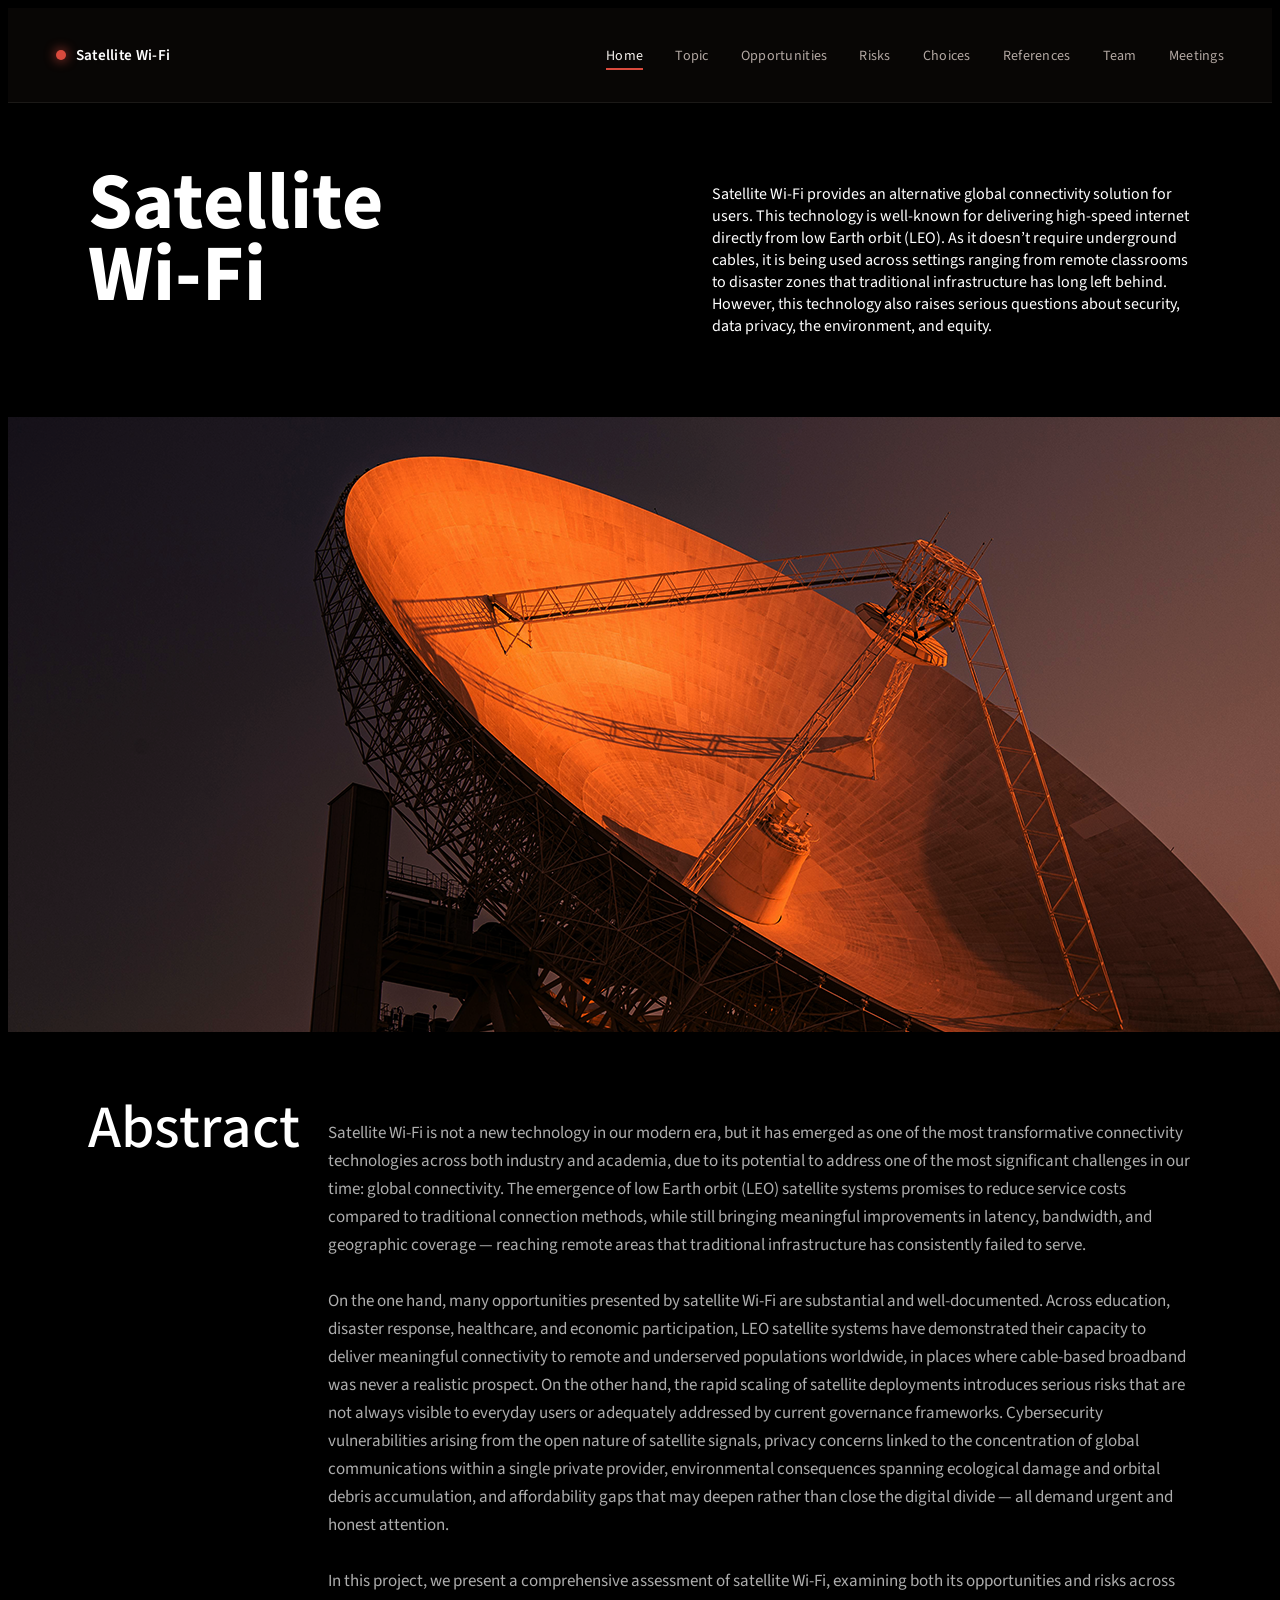
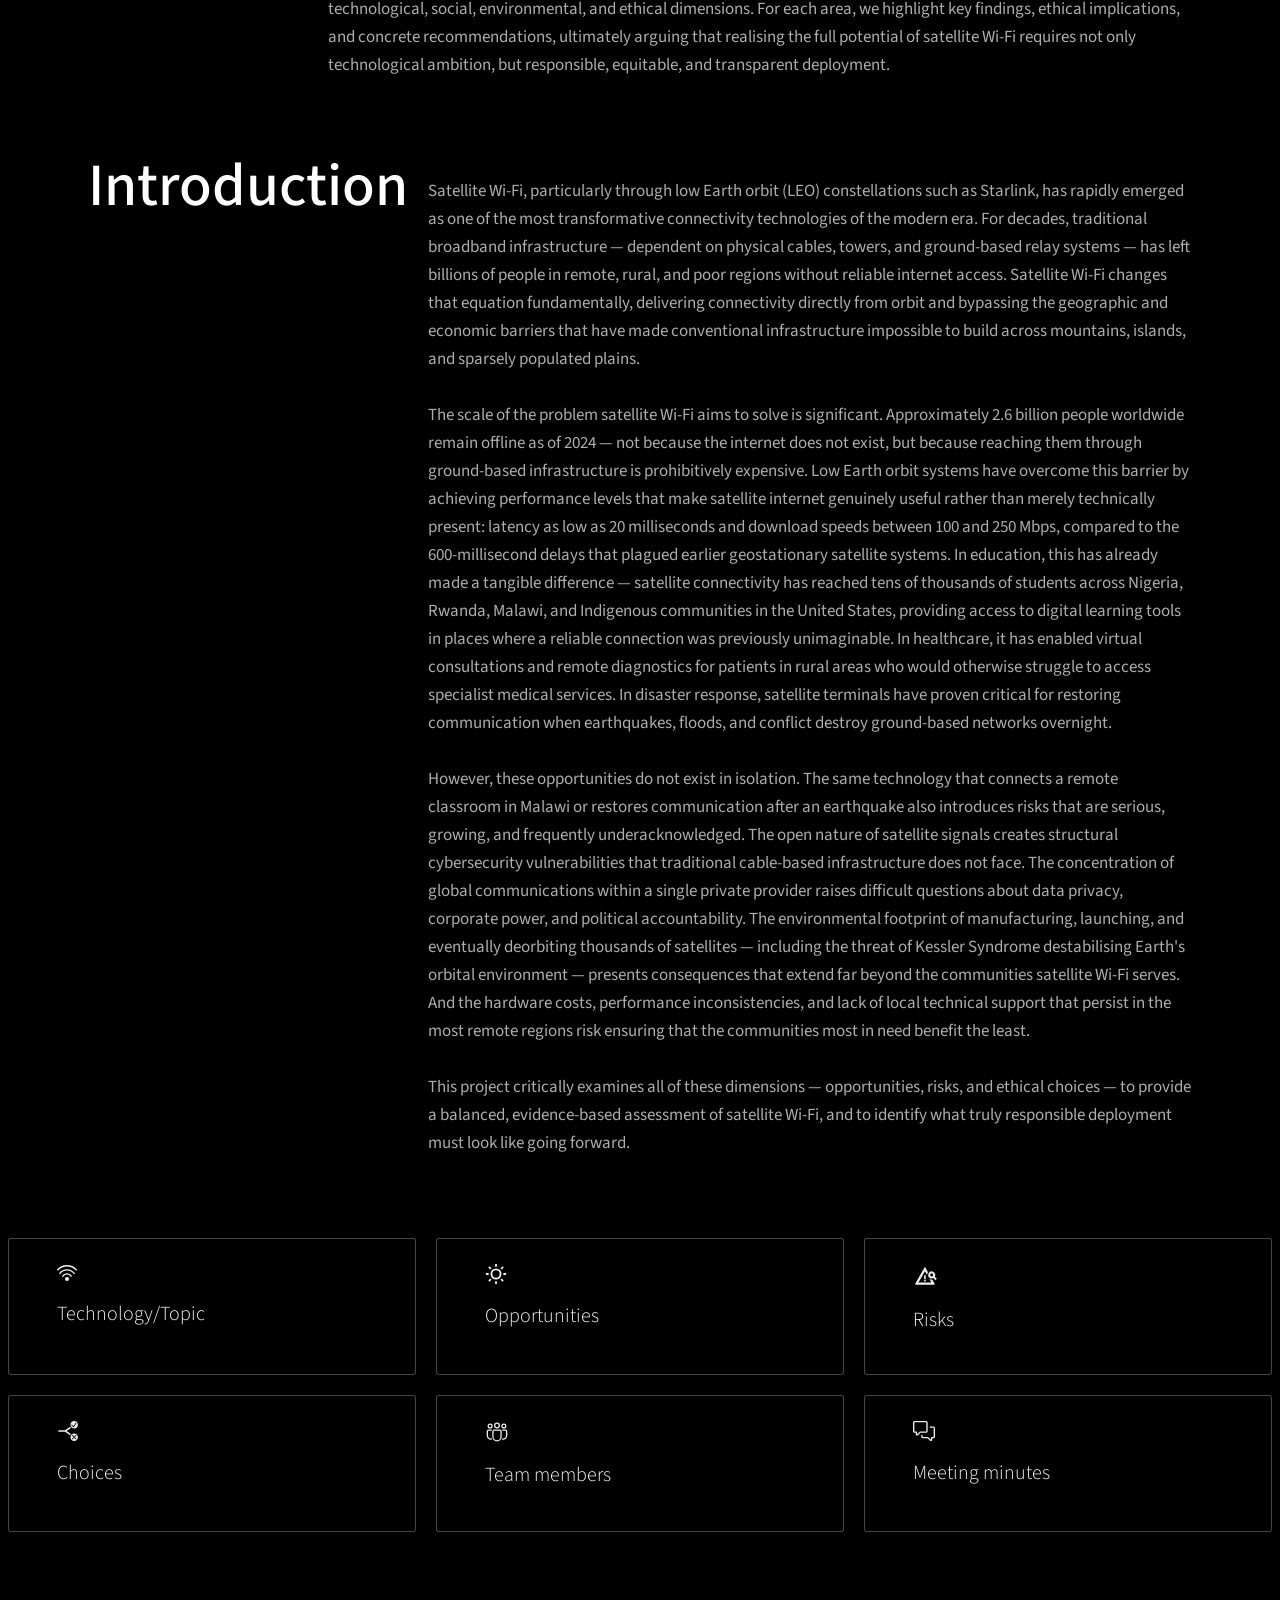
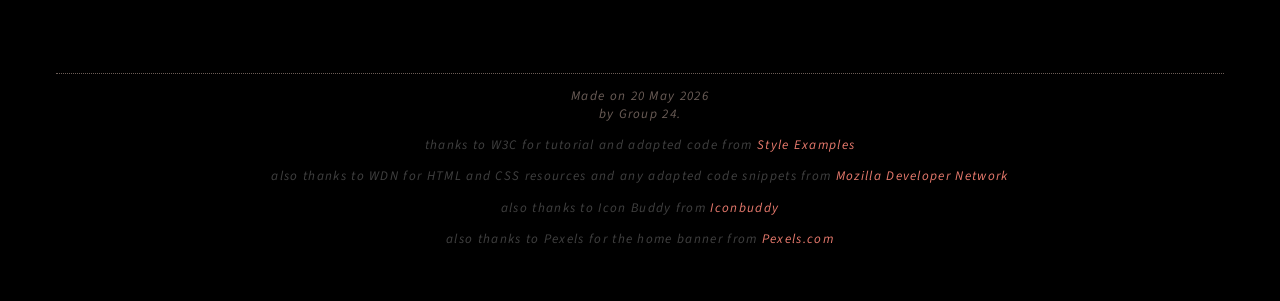
<file: index.html>
<!DOCTYPE html PUBLIC "-//W3C//DTD HTML 4.01//EN">
<html>

<head>
  <meta charset="UTF-8">
  <title>Satellite Wi-Fi</title>
  <link rel="stylesheet" href="styles/mystyles.css">
  <link rel="preconnect" href="https://fonts.googleapis.com">
  <link rel="preconnect" href="https://fonts.gstatic.com" crossorigin>
  <link href="https://fonts.googleapis.com/css2?family=Source+Sans+3:ital,wght@0,200..900;1,200..900&display=swap"
    rel="stylesheet">

</head>

<body>


  <!-- ============== NAVIGATION ============== -->
  <nav class="navbar">
    <div class="nav-brand">
      <span class="brand-dot"></span>
      <span class="brand-name">Satellite Wi-Fi</span>
    </div>
    <ul class="nav-links">
      <li><a class="active" href="index.html">Home</a></li>
      <li><a href="pages/topic.html">Topic</a></li>
      <li><a href="pages/opportunities.html" >Opportunities</a></li>
      <li><a href="pages/risks.html">Risks</a></li>
      <li><a href="pages/choices.html">Choices</a></li>
      <li><a href="pages/references.html">References</a></li>
      <li><a href="pages/team-members.html">Team</a></li>
      <li><a href="pages/meetings.html">Meetings</a></li>
    </ul>
  </nav>


  <div class="hero-section">
    <h1>Satellite <br>Wi-Fi</h1>
    <p>Satellite Wi-Fi provides an alternative global connectivity solution for users. This technology is well-known for
      delivering high-speed internet directly from low Earth orbit (LEO). As it doesn’t require underground cables, it
      is being used across settings ranging from remote classrooms to disaster zones that traditional infrastructure has
      long left behind. However, this technology also raises serious questions about security, data privacy, the
      environment, and equity.
    </p>
  </div>
  </div>

  <div id="banner-image">
    <img src="images/Homepage_banner.png" alt="home_banner">
  </div>


  <div class="hero-section">
    <h2>Abstract</h2>
    <p class="abstract">Satellite Wi-Fi is not a new technology in our modern era, but it has emerged as one of the most
      transformative connectivity technologies across both industry and academia, due to its potential to address one of
      the most significant challenges in our time: global connectivity. The emergence of low Earth orbit (LEO) satellite
      systems promises to reduce service costs compared to traditional connection methods, while still bringing
      meaningful improvements in latency, bandwidth, and geographic coverage — reaching remote areas that traditional
      infrastructure has consistently failed to serve.</br></br>
      On the one hand, many opportunities presented by satellite Wi-Fi are substantial and well-documented. Across
      education, disaster response, healthcare, and economic participation, LEO satellite systems have demonstrated
      their capacity to deliver meaningful connectivity to remote and underserved populations worldwide, in places where
      cable-based broadband was never a realistic prospect.
      On the other hand, the rapid scaling of satellite deployments introduces serious risks that are not always visible
      to everyday users or adequately addressed by current governance frameworks. Cybersecurity vulnerabilities arising
      from the open nature of satellite signals, privacy concerns linked to the concentration of global communications
      within a single private provider, environmental consequences spanning ecological damage and orbital debris
      accumulation, and affordability gaps that may deepen rather than close the digital divide — all demand urgent and
      honest attention.</br></br>
      In this project, we present a comprehensive assessment of satellite Wi-Fi, examining both its opportunities and
      risks across technological, social, environmental, and ethical dimensions. For each area, we highlight key
      findings, ethical implications, and concrete recommendations, ultimately arguing that realising the full potential
      of satellite Wi-Fi requires not only technological ambition, but responsible, equitable, and transparent
      deployment.

    </p>
  </div>

  <div class="hero-section">
    <h2>Introduction</h2>
    <p class="abstract">Satellite Wi-Fi, particularly through low Earth orbit (LEO) constellations such as Starlink,
      has
      rapidly emerged as one of the most transformative connectivity technologies of the modern era. For decades,
      traditional broadband infrastructure — dependent on physical cables, towers, and ground-based relay systems — has
      left billions of people in remote, rural, and poor regions without reliable internet access. Satellite Wi-Fi
      changes that equation fundamentally, delivering connectivity directly from orbit and bypassing the geographic and
      economic barriers that have made conventional infrastructure impossible to build across mountains, islands, and
      sparsely populated plains.</br></br>
      The scale of the problem satellite Wi-Fi aims to solve is significant. Approximately 2.6 billion people worldwide
      remain offline as of 2024 — not because the internet does not exist, but because reaching them through
      ground-based infrastructure is prohibitively expensive. Low Earth orbit systems have overcome this barrier by
      achieving performance levels that make satellite internet genuinely useful rather than merely technically present:
      latency as low as 20 milliseconds and download speeds between 100 and 250 Mbps, compared to the 600-millisecond
      delays that plagued earlier geostationary satellite systems. In education, this has already made a tangible
      difference — satellite connectivity has reached tens of thousands of students across Nigeria, Rwanda, Malawi, and
      Indigenous communities in the United States, providing access to digital learning tools in places where a reliable
      connection was previously unimaginable. In healthcare, it has enabled virtual consultations and remote diagnostics
      for patients in rural areas who would otherwise struggle to access specialist medical services. In disaster
      response, satellite terminals have proven critical for restoring communication when earthquakes, floods, and
      conflict destroy ground-based networks overnight.</br></br>
      However, these opportunities do not exist in isolation. The same technology that connects a remote classroom in
      Malawi or restores communication after an earthquake also introduces risks that are serious, growing, and
      frequently underacknowledged. The open nature of satellite signals creates structural cybersecurity
      vulnerabilities that traditional cable-based infrastructure does not face. The concentration of global
      communications within a single private provider raises difficult questions about data privacy, corporate power,
      and political accountability. The environmental footprint of manufacturing, launching, and eventually deorbiting
      thousands of satellites — including the threat of Kessler Syndrome destabilising Earth's orbital environment —
      presents consequences that extend far beyond the communities satellite Wi-Fi serves. And the hardware costs,
      performance inconsistencies, and lack of local technical support that persist in the most remote regions risk
      ensuring that the communities most in need benefit the least.</br></br>
      This project critically examines all of these dimensions — opportunities, risks, and ethical choices — to provide
      a balanced, evidence-based assessment of satellite Wi-Fi, and to identify what truly responsible deployment must
      look like going forward.


    </p>
  </div>



  <div id="card-container">

    <div class="card">
      <a class="card-link" href="pages/topic.html" target="blank">
        <div class="card-content">
          <svg xmlns="http://www.w3.org/2000/svg" width="20" height="20" viewBox="0 0 20 20">
            <path fill="#f4f4f4" fill-rule="evenodd"
              d="M10.001 14a2 2 0 1 1 0 4a2 2 0 0 1 0-4Zm0-3.853a5.695 5.695 0 0 1 4.8 2.626a.7.7 0 0 1-1.178.756a4.295 4.295 0 0 0-3.622-1.982a4.295 4.295 0 0 0-3.624 1.985a.7.7 0 0 1-1.179-.755a5.695 5.695 0 0 1 4.803-2.63Zm0-3.944c3.06 0 5.863 1.381 7.676 3.724a.7.7 0 0 1-1.107.857C15.02 8.783 12.626 7.603 10 7.603a8.283 8.283 0 0 0-6.537 3.184a.7.7 0 1 1-1.102-.863a9.682 9.682 0 0 1 7.64-3.721Zm0-4.203c3.905 0 7.243 1.5 9.819 4.32a.7.7 0 1 1-1.034.945C16.473 4.732 13.51 3.4 10.001 3.4c-3.422 0-6.453 1.372-8.79 3.87A.7.7 0 1 1 .19 6.316C2.785 3.538 6.184 2 10 2Z" />
          </svg>
          <h3>Technology/Topic</h3>
        </div>
      </a>
    </div>


    <div class="card">
      <a class="card-link" href="pages/opportunities.html" target="blank">
        <div class="card-content">
          <svg xmlns="http://www.w3.org/2000/svg" width="22" height="22" viewBox="0 0 24 24">
            <path fill="#ededed"
              d="M12 18a6 6 0 1 1 0-12a6 6 0 0 1 0 12Zm0-2a4 4 0 1 0 0-8a4 4 0 0 0 0 8ZM11 1h2v3h-2V1Zm0 19h2v3h-2v-3ZM3.515 4.929l1.414-1.414L7.05 5.636L5.636 7.05L3.515 4.93ZM16.95 18.364l1.414-1.414l2.121 2.121l-1.414 1.414l-2.121-2.121Zm2.121-14.85l1.414 1.415l-2.121 2.121l-1.414-1.414l2.121-2.121ZM5.636 16.95l1.414 1.414l-2.121 2.121l-1.414-1.414l2.121-2.121ZM23 11v2h-3v-2h3ZM4 11v2H1v-2h3Z" />
          </svg>
          <h3>Opportunities</h3>
        </div>
      </a>

    </div>


    <div class="card">
      <a class="card-link" href="pages/risks.html" target="blank">
        <div class="card-content">
          <svg xmlns="http://www.w3.org/2000/svg" width="26" height="26" viewBox="0 0 24 24" fill="#ededed">
            <g fill="#ededed">
              <path
                d="M2.06 19.253a.5.5 0 0 0 .434.747h17.032a.5.5 0 0 0 .434-.747l-2.27-3.995a4.24 4.24 0 0 1-2.616-.557l1.874 3.3H5.072L11.01 7.548L13 11.05c.004-.953.324-1.83.86-2.534l-2.415-4.252a.5.5 0 0 0-.87 0z" />
              <path fill-rule="evenodd"
                d="M14.414 9.49a3.216 3.216 0 0 1 5.631 3.109L22 14.554l-1.3 1.3l-1.954-1.955a3.2 3.2 0 0 1-1.609.385A3.21 3.21 0 0 1 14 11.07m3.216 1.378a1.378 1.378 0 1 0 0-2.756a1.378 1.378 0 0 0 0 2.756"
                clip-rule="evenodd" />
              <path
                d="M14 11.07a3.2 3.2 0 0 1 .414-1.58zM10.25 17v-1.5h1.5V17zm.75-6a.75.75 0 0 0-.75.75v2.5a.75.75 0 0 0 1.5 0v-2.5A.75.75 0 0 0 11 11" />
            </g>
          </svg>
          <h3>Risks</h3>
        </div>
      </a>
    </div>


    <div class="card">
      <a class="card-link" href="pages/choices.html" target="blank">
        <div class="card-content">
          <svg xmlns="http://www.w3.org/2000/svg" width="22" height="22" viewBox="0 0 512 512">
            <path fill="#ededed"
              d="M400 25c-48.2 0-87 38.84-87 87c0 48.2 38.8 87 87 87s87-38.8 87-87c0-48.16-38.8-87-87-87zm40.5 34.01l15 9.98l-70.1 105.11l-55.8-55.7l12.8-12.8l40.2 40.3l57.9-86.89zM304.7 156.1L186.4 238H32v36h154.4l118.3 81.9c5.1-11 12.1-21 20.5-29.5L223.6 256l101.6-70.4c-8.4-8.5-15.4-18.5-20.5-29.5zM400 313c-48.2 0-87 38.8-87 87s38.8 87 87 87s87-38.8 87-87s-38.8-87-87-87zm-41.6 32.6l41.6 41.6l41.6-41.6l12.8 12.8l-41.6 41.6l41.6 41.6l-12.8 12.8l-41.6-41.6l-41.6 41.6l-12.8-12.8l41.6-41.6l-41.6-41.6l12.8-12.8z" />
          </svg>
          <h3>Choices</h3>
        </div>
      </a>
    </div>


    <div class="card">
      <a class="card-link" href="pages/team-members.html" target="blank">
        <div class="card-content">
          <svg xmlns="http://www.w3.org/2000/svg" width="24" height="24" viewBox="0 0 28 28">
            <path fill="#ededed"
              d="M17.254 11a2.25 2.25 0 0 1 2.25 2.25v6.249a5.501 5.501 0 0 1-11.002 0V13.25a2.25 2.25 0 0 1 2.25-2.25h6.502Zm0 1.5h-6.502a.75.75 0 0 0-.75.75v6.249a4.001 4.001 0 0 0 8.002 0V13.25a.75.75 0 0 0-.75-.75ZM4.25 11h4.156a3.243 3.243 0 0 0-.817 1.5H4.25a.75.75 0 0 0-.75.75v5.249a3.001 3.001 0 0 0 4.238 2.735c.133.49.324.956.564 1.392A4.501 4.501 0 0 1 2 18.499V13.25A2.25 2.25 0 0 1 4.25 11Zm19.5 0A2.25 2.25 0 0 1 26 13.25v5.25a4.5 4.5 0 0 1-6.298 4.127l.056-.102c.214-.406.387-.837.511-1.289A3 3 0 0 0 24.5 18.5v-5.25a.75.75 0 0 0-.749-.75h-3.333A3.242 3.242 0 0 0 19.6 11h4.151ZM14 3a3.5 3.5 0 1 1 0 7a3.5 3.5 0 0 1 0-7Zm8.003 1a3 3 0 1 1 0 6a3 3 0 0 1 0-6ZM5.997 4a3 3 0 1 1 0 6a3 3 0 0 1 0-6ZM14 4.5a2 2 0 1 0 0 4a2 2 0 0 0 0-4Zm8.003 1a1.5 1.5 0 1 0 0 3a1.5 1.5 0 0 0 0-3Zm-16.006 0a1.5 1.5 0 1 0 0 3a1.5 1.5 0 0 0 0-3Z" />
          </svg>
          <h3>Team members</h3>
        </div>
      </a>
    </div>


    <div class="card">
      <a class="card-link" href="pages/meetings.html" target="blank">
        <div class="card-content">
          <svg xmlns="http://www.w3.org/2000/svg" width="22" height="22" viewBox="0 0 24 24">
            <path fill="#ededed"
              d="M1.75 1h12.5c.966 0 1.75.784 1.75 1.75v9.5A1.75 1.75 0 0 1 14.25 14H8.061l-2.574 2.573A1.458 1.458 0 0 1 3 15.543V14H1.75A1.75 1.75 0 0 1 0 12.25v-9.5C0 1.784.784 1 1.75 1ZM1.5 2.75v9.5c0 .138.112.25.25.25h2a.75.75 0 0 1 .75.75v2.19l2.72-2.72a.749.749 0 0 1 .53-.22h6.5a.25.25 0 0 0 .25-.25v-9.5a.25.25 0 0 0-.25-.25H1.75a.25.25 0 0 0-.25.25Z" />
            <path fill="#ededed"
              d="M22.5 8.75a.25.25 0 0 0-.25-.25h-3.5a.75.75 0 0 1 0-1.5h3.5c.966 0 1.75.784 1.75 1.75v9.5A1.75 1.75 0 0 1 22.25 20H21v1.543a1.457 1.457 0 0 1-2.487 1.03L15.939 20H10.75A1.75 1.75 0 0 1 9 18.25v-1.465a.75.75 0 0 1 1.5 0v1.465c0 .138.112.25.25.25h5.5a.75.75 0 0 1 .53.22l2.72 2.72v-2.19a.75.75 0 0 1 .75-.75h2a.25.25 0 0 0 .25-.25v-9.5Z" />
          </svg>
          <h3>Meeting minutes</h3>
        </div>
      </a>
    </div>


  </div>
  <!-- Sign and date the page, it's only polite! -->
   <div class="footer">
  <address>Made on 20 May 2026<br>
    by Group 24.</address>



  <p><em>thanks to W3C for tutorial and adapted code from <a
        href="https://www.w3.org/Style/Examples/011/firstcss.en.html">Style Examples</a></p></em>
  <p><em>also thanks to WDN for HTML and CSS resources and any adapted code snippets from <a
        href="https://developer.mozilla.org/en-US/docs/Web">Mozilla Developer Network</a></p></em>
  <p><em>also thanks to Icon Buddy from <a href="https://iconbuddy.com/">Iconbuddy</a></em></p>
  <p><em>also thanks to Pexels for the home banner from <a href="https://www.pexels.com/">Pexels.com</a></em></p>
</div>
</body>

</html>
</file>
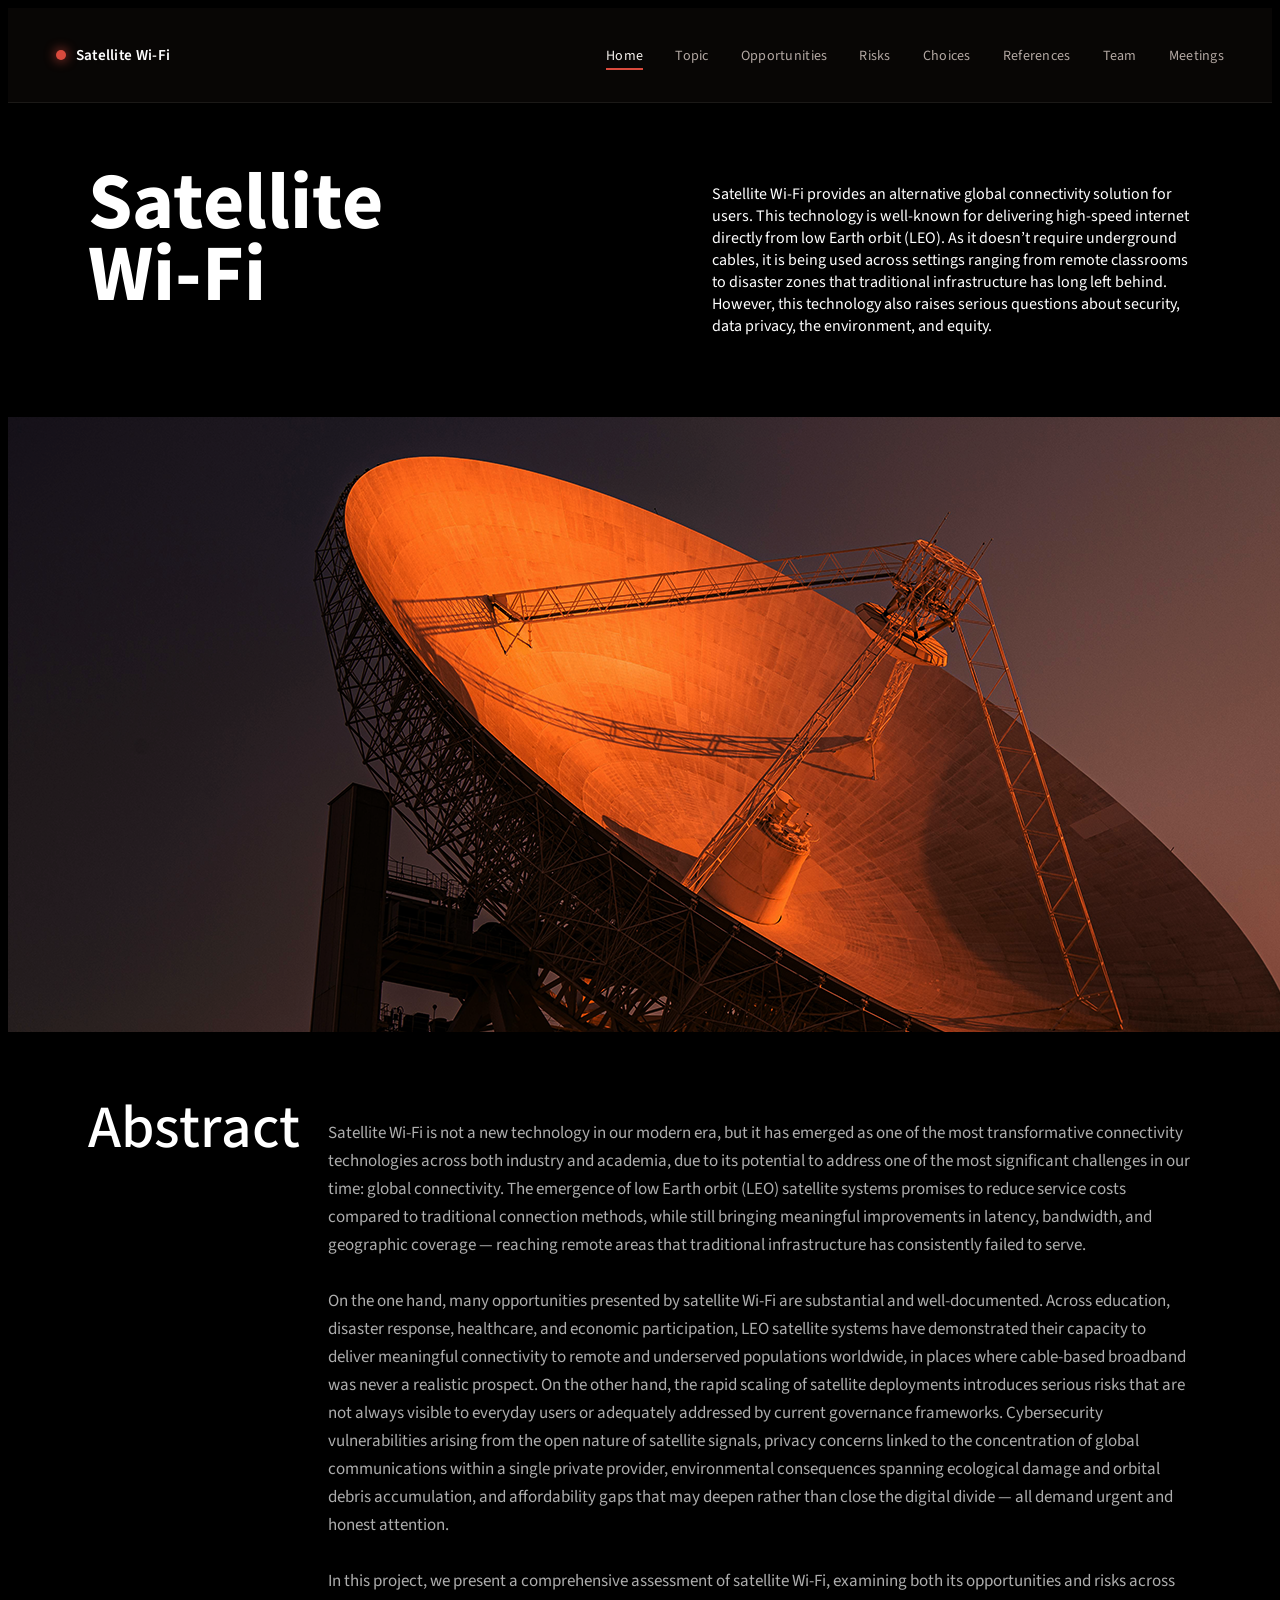
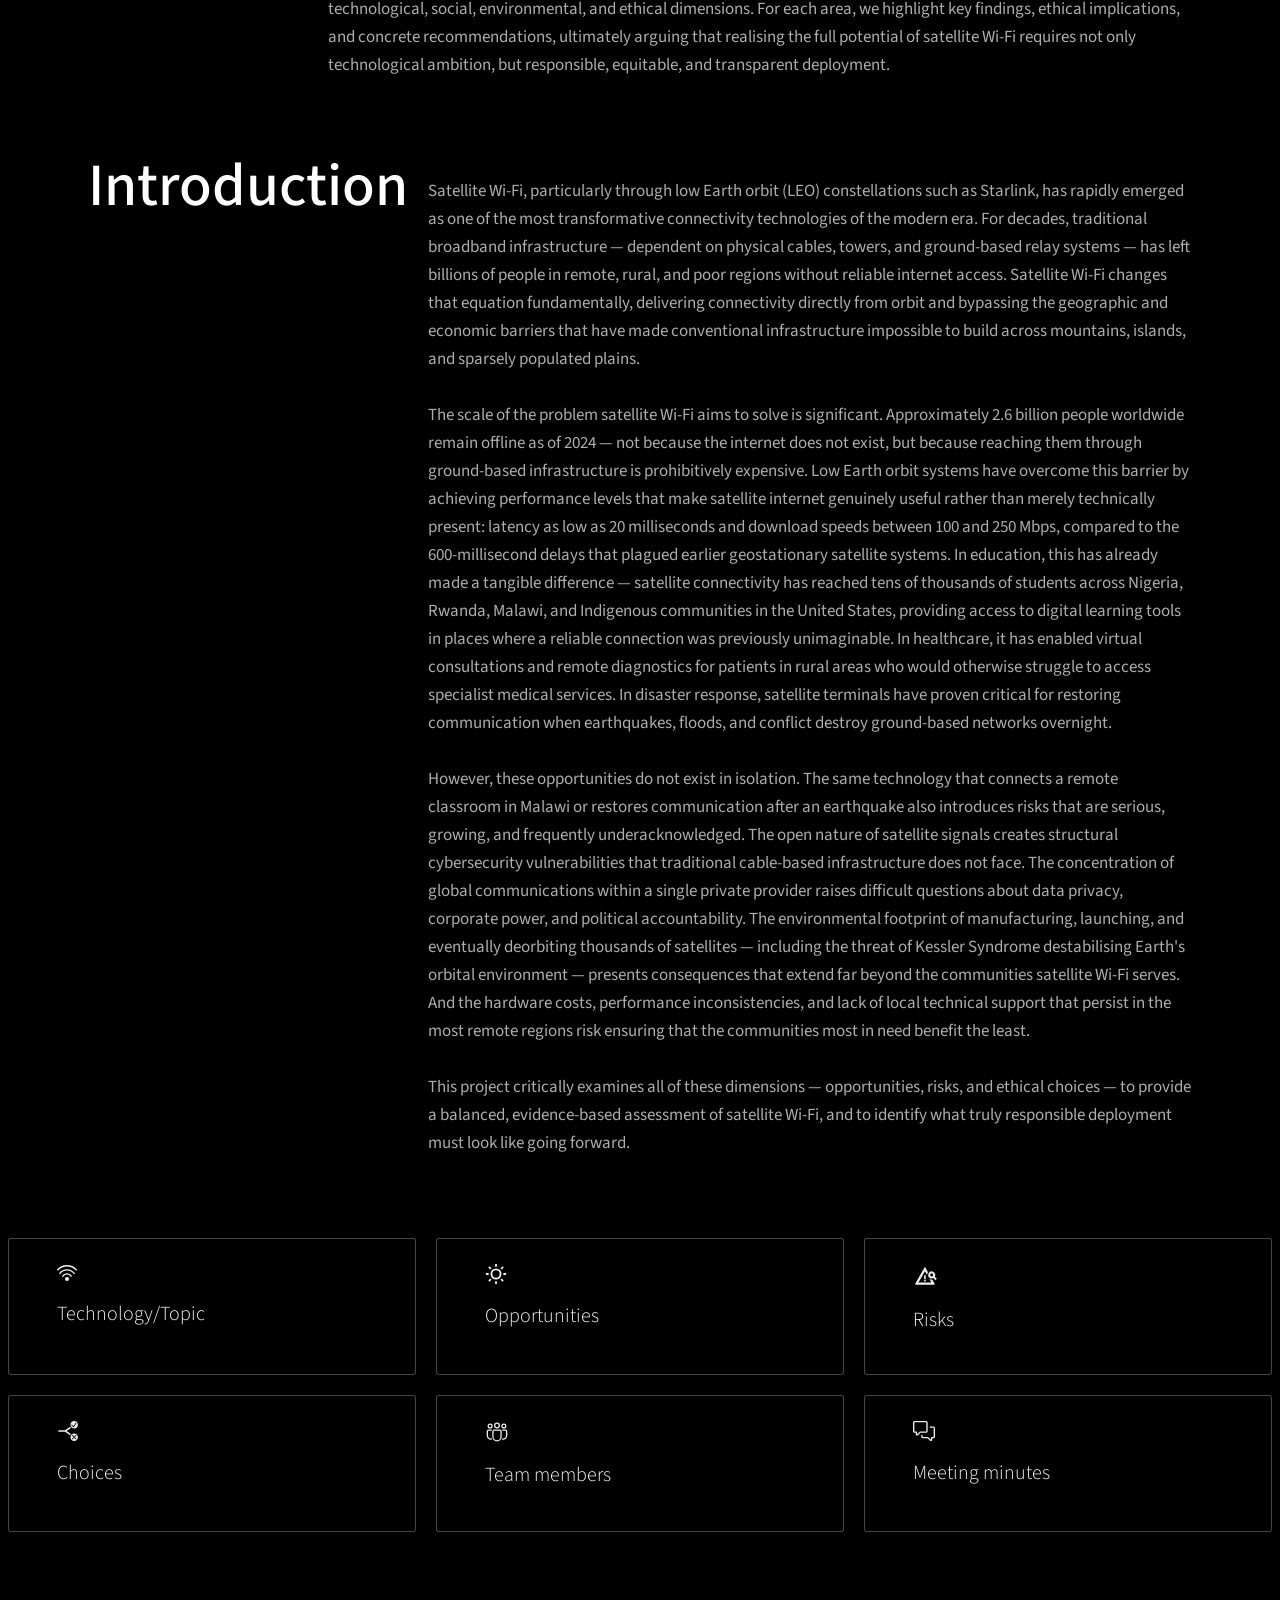
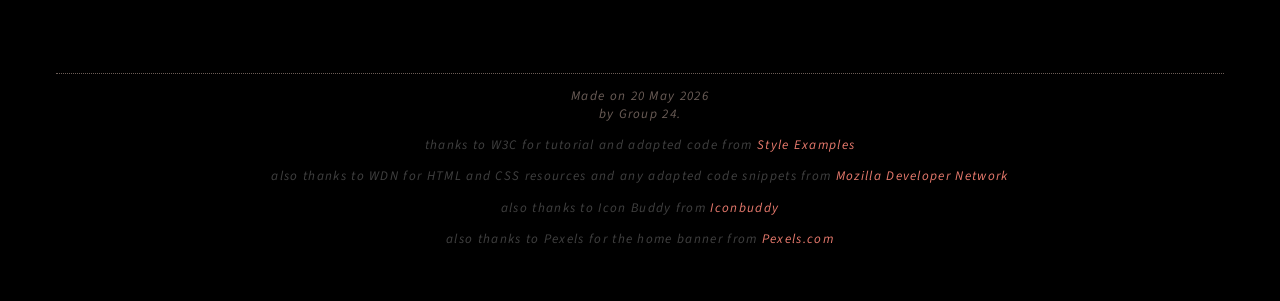
<file: pages/index.html>
<!DOCTYPE html PUBLIC "-//W3C//DTD HTML 4.01//EN">
<html>

<head>
  <meta charset="UTF-8">
  <title>Satellite Wi-Fi</title>
  <link rel="stylesheet" href="../styles/mystyles.css">
  <link rel="preconnect" href="https://fonts.googleapis.com">
  <link rel="preconnect" href="https://fonts.gstatic.com" crossorigin>
  <link href="https://fonts.googleapis.com/css2?family=Source+Sans+3:ital,wght@0,200..900;1,200..900&display=swap"
    rel="stylesheet">

</head>

<body>


  <!-- ============== NAVIGATION ============== -->
  <nav class="navbar">
    <div class="nav-brand">
      <span class="brand-dot"></span>
      <span class="brand-name">Satellite Wi-Fi</span>
    </div>
    <ul class="nav-links">
      <li><a class="active" href="index.html">Home</a></li>
      <li><a href="topic.html">Topic</a></li>
      <li><a href="opportunities.html" >Opportunities</a></li>
      <li><a href="risks.html">Risks</a></li>
      <li><a href="choices.html">Choices</a></li>
      <li><a href="references.html">References</a></li>
      <li><a href="team-members.html">Team</a></li>
      <li><a href="meetings.html">Meetings</a></li>
    </ul>
  </nav>


  <div class="hero-section">
    <h1>Satellite <br>Wi-Fi</h1>
    <p>Satellite Wi-Fi provides an alternative global connectivity solution for users. This technology is well-known for
      delivering high-speed internet directly from low Earth orbit (LEO). As it doesn’t require underground cables, it
      is being used across settings ranging from remote classrooms to disaster zones that traditional infrastructure has
      long left behind. However, this technology also raises serious questions about security, data privacy, the
      environment, and equity.
    </p>
  </div>
  </div>

  <div id="banner-image">
    <img src="../images/Homepage_banner.png" alt="home_banner">
  </div>


  <div class="hero-section">
    <h2>Abstract</h2>
    <p class="abstract">Satellite Wi-Fi is not a new technology in our modern era, but it has emerged as one of the most
      transformative connectivity technologies across both industry and academia, due to its potential to address one of
      the most significant challenges in our time: global connectivity. The emergence of low Earth orbit (LEO) satellite
      systems promises to reduce service costs compared to traditional connection methods, while still bringing
      meaningful improvements in latency, bandwidth, and geographic coverage — reaching remote areas that traditional
      infrastructure has consistently failed to serve.</br></br>
      On the one hand, many opportunities presented by satellite Wi-Fi are substantial and well-documented. Across
      education, disaster response, healthcare, and economic participation, LEO satellite systems have demonstrated
      their capacity to deliver meaningful connectivity to remote and underserved populations worldwide, in places where
      cable-based broadband was never a realistic prospect.
      On the other hand, the rapid scaling of satellite deployments introduces serious risks that are not always visible
      to everyday users or adequately addressed by current governance frameworks. Cybersecurity vulnerabilities arising
      from the open nature of satellite signals, privacy concerns linked to the concentration of global communications
      within a single private provider, environmental consequences spanning ecological damage and orbital debris
      accumulation, and affordability gaps that may deepen rather than close the digital divide — all demand urgent and
      honest attention.</br></br>
      In this project, we present a comprehensive assessment of satellite Wi-Fi, examining both its opportunities and
      risks across technological, social, environmental, and ethical dimensions. For each area, we highlight key
      findings, ethical implications, and concrete recommendations, ultimately arguing that realising the full potential
      of satellite Wi-Fi requires not only technological ambition, but responsible, equitable, and transparent
      deployment.

    </p>
  </div>

  <div class="hero-section">
    <h2>Introduction</h2>
    <p class="abstract">Satellite Wi-Fi, particularly through low Earth orbit (LEO) constellations such as Starlink,
      has
      rapidly emerged as one of the most transformative connectivity technologies of the modern era. For decades,
      traditional broadband infrastructure — dependent on physical cables, towers, and ground-based relay systems — has
      left billions of people in remote, rural, and poor regions without reliable internet access. Satellite Wi-Fi
      changes that equation fundamentally, delivering connectivity directly from orbit and bypassing the geographic and
      economic barriers that have made conventional infrastructure impossible to build across mountains, islands, and
      sparsely populated plains.</br></br>
      The scale of the problem satellite Wi-Fi aims to solve is significant. Approximately 2.6 billion people worldwide
      remain offline as of 2024 — not because the internet does not exist, but because reaching them through
      ground-based infrastructure is prohibitively expensive. Low Earth orbit systems have overcome this barrier by
      achieving performance levels that make satellite internet genuinely useful rather than merely technically present:
      latency as low as 20 milliseconds and download speeds between 100 and 250 Mbps, compared to the 600-millisecond
      delays that plagued earlier geostationary satellite systems. In education, this has already made a tangible
      difference — satellite connectivity has reached tens of thousands of students across Nigeria, Rwanda, Malawi, and
      Indigenous communities in the United States, providing access to digital learning tools in places where a reliable
      connection was previously unimaginable. In healthcare, it has enabled virtual consultations and remote diagnostics
      for patients in rural areas who would otherwise struggle to access specialist medical services. In disaster
      response, satellite terminals have proven critical for restoring communication when earthquakes, floods, and
      conflict destroy ground-based networks overnight.</br></br>
      However, these opportunities do not exist in isolation. The same technology that connects a remote classroom in
      Malawi or restores communication after an earthquake also introduces risks that are serious, growing, and
      frequently underacknowledged. The open nature of satellite signals creates structural cybersecurity
      vulnerabilities that traditional cable-based infrastructure does not face. The concentration of global
      communications within a single private provider raises difficult questions about data privacy, corporate power,
      and political accountability. The environmental footprint of manufacturing, launching, and eventually deorbiting
      thousands of satellites — including the threat of Kessler Syndrome destabilising Earth's orbital environment —
      presents consequences that extend far beyond the communities satellite Wi-Fi serves. And the hardware costs,
      performance inconsistencies, and lack of local technical support that persist in the most remote regions risk
      ensuring that the communities most in need benefit the least.</br></br>
      This project critically examines all of these dimensions — opportunities, risks, and ethical choices — to provide
      a balanced, evidence-based assessment of satellite Wi-Fi, and to identify what truly responsible deployment must
      look like going forward.


    </p>
  </div>



  <div id="card-container">

    <div class="card">
      <a class="card-link" href="../pages/topic.html" target="blank">
        <div class="card-content">
          <svg xmlns="http://www.w3.org/2000/svg" width="20" height="20" viewBox="0 0 20 20">
            <path fill="#f4f4f4" fill-rule="evenodd"
              d="M10.001 14a2 2 0 1 1 0 4a2 2 0 0 1 0-4Zm0-3.853a5.695 5.695 0 0 1 4.8 2.626a.7.7 0 0 1-1.178.756a4.295 4.295 0 0 0-3.622-1.982a4.295 4.295 0 0 0-3.624 1.985a.7.7 0 0 1-1.179-.755a5.695 5.695 0 0 1 4.803-2.63Zm0-3.944c3.06 0 5.863 1.381 7.676 3.724a.7.7 0 0 1-1.107.857C15.02 8.783 12.626 7.603 10 7.603a8.283 8.283 0 0 0-6.537 3.184a.7.7 0 1 1-1.102-.863a9.682 9.682 0 0 1 7.64-3.721Zm0-4.203c3.905 0 7.243 1.5 9.819 4.32a.7.7 0 1 1-1.034.945C16.473 4.732 13.51 3.4 10.001 3.4c-3.422 0-6.453 1.372-8.79 3.87A.7.7 0 1 1 .19 6.316C2.785 3.538 6.184 2 10 2Z" />
          </svg>
          <h3>Technology/Topic</h3>
        </div>
      </a>
    </div>


    <div class="card">
      <a class="card-link" href="../pages/opportunities.html" target="blank">
        <div class="card-content">
          <svg xmlns="http://www.w3.org/2000/svg" width="22" height="22" viewBox="0 0 24 24">
            <path fill="#ededed"
              d="M12 18a6 6 0 1 1 0-12a6 6 0 0 1 0 12Zm0-2a4 4 0 1 0 0-8a4 4 0 0 0 0 8ZM11 1h2v3h-2V1Zm0 19h2v3h-2v-3ZM3.515 4.929l1.414-1.414L7.05 5.636L5.636 7.05L3.515 4.93ZM16.95 18.364l1.414-1.414l2.121 2.121l-1.414 1.414l-2.121-2.121Zm2.121-14.85l1.414 1.415l-2.121 2.121l-1.414-1.414l2.121-2.121ZM5.636 16.95l1.414 1.414l-2.121 2.121l-1.414-1.414l2.121-2.121ZM23 11v2h-3v-2h3ZM4 11v2H1v-2h3Z" />
          </svg>
          <h3>Opportunities</h3>
        </div>
      </a>

    </div>


    <div class="card">
      <a class="card-link" href="../pages/risks.html" target="blank">
        <div class="card-content">
          <svg xmlns="http://www.w3.org/2000/svg" width="26" height="26" viewBox="0 0 24 24" fill="#ededed">
            <g fill="#ededed">
              <path
                d="M2.06 19.253a.5.5 0 0 0 .434.747h17.032a.5.5 0 0 0 .434-.747l-2.27-3.995a4.24 4.24 0 0 1-2.616-.557l1.874 3.3H5.072L11.01 7.548L13 11.05c.004-.953.324-1.83.86-2.534l-2.415-4.252a.5.5 0 0 0-.87 0z" />
              <path fill-rule="evenodd"
                d="M14.414 9.49a3.216 3.216 0 0 1 5.631 3.109L22 14.554l-1.3 1.3l-1.954-1.955a3.2 3.2 0 0 1-1.609.385A3.21 3.21 0 0 1 14 11.07m3.216 1.378a1.378 1.378 0 1 0 0-2.756a1.378 1.378 0 0 0 0 2.756"
                clip-rule="evenodd" />
              <path
                d="M14 11.07a3.2 3.2 0 0 1 .414-1.58zM10.25 17v-1.5h1.5V17zm.75-6a.75.75 0 0 0-.75.75v2.5a.75.75 0 0 0 1.5 0v-2.5A.75.75 0 0 0 11 11" />
            </g>
          </svg>
          <h3>Risks</h3>
        </div>
      </a>
    </div>


    <div class="card">
      <a class="card-link" href="../pages/choices.html" target="blank">
        <div class="card-content">
          <svg xmlns="http://www.w3.org/2000/svg" width="22" height="22" viewBox="0 0 512 512">
            <path fill="#ededed"
              d="M400 25c-48.2 0-87 38.84-87 87c0 48.2 38.8 87 87 87s87-38.8 87-87c0-48.16-38.8-87-87-87zm40.5 34.01l15 9.98l-70.1 105.11l-55.8-55.7l12.8-12.8l40.2 40.3l57.9-86.89zM304.7 156.1L186.4 238H32v36h154.4l118.3 81.9c5.1-11 12.1-21 20.5-29.5L223.6 256l101.6-70.4c-8.4-8.5-15.4-18.5-20.5-29.5zM400 313c-48.2 0-87 38.8-87 87s38.8 87 87 87s87-38.8 87-87s-38.8-87-87-87zm-41.6 32.6l41.6 41.6l41.6-41.6l12.8 12.8l-41.6 41.6l41.6 41.6l-12.8 12.8l-41.6-41.6l-41.6 41.6l-12.8-12.8l41.6-41.6l-41.6-41.6l12.8-12.8z" />
          </svg>
          <h3>Choices</h3>
        </div>
      </a>
    </div>


    <div class="card">
      <a class="card-link" href="../pages/team-members.html" target="blank">
        <div class="card-content">
          <svg xmlns="http://www.w3.org/2000/svg" width="24" height="24" viewBox="0 0 28 28">
            <path fill="#ededed"
              d="M17.254 11a2.25 2.25 0 0 1 2.25 2.25v6.249a5.501 5.501 0 0 1-11.002 0V13.25a2.25 2.25 0 0 1 2.25-2.25h6.502Zm0 1.5h-6.502a.75.75 0 0 0-.75.75v6.249a4.001 4.001 0 0 0 8.002 0V13.25a.75.75 0 0 0-.75-.75ZM4.25 11h4.156a3.243 3.243 0 0 0-.817 1.5H4.25a.75.75 0 0 0-.75.75v5.249a3.001 3.001 0 0 0 4.238 2.735c.133.49.324.956.564 1.392A4.501 4.501 0 0 1 2 18.499V13.25A2.25 2.25 0 0 1 4.25 11Zm19.5 0A2.25 2.25 0 0 1 26 13.25v5.25a4.5 4.5 0 0 1-6.298 4.127l.056-.102c.214-.406.387-.837.511-1.289A3 3 0 0 0 24.5 18.5v-5.25a.75.75 0 0 0-.749-.75h-3.333A3.242 3.242 0 0 0 19.6 11h4.151ZM14 3a3.5 3.5 0 1 1 0 7a3.5 3.5 0 0 1 0-7Zm8.003 1a3 3 0 1 1 0 6a3 3 0 0 1 0-6ZM5.997 4a3 3 0 1 1 0 6a3 3 0 0 1 0-6ZM14 4.5a2 2 0 1 0 0 4a2 2 0 0 0 0-4Zm8.003 1a1.5 1.5 0 1 0 0 3a1.5 1.5 0 0 0 0-3Zm-16.006 0a1.5 1.5 0 1 0 0 3a1.5 1.5 0 0 0 0-3Z" />
          </svg>
          <h3>Team members</h3>
        </div>
      </a>
    </div>


    <div class="card">
      <a class="card-link" href="../pages/meetings.html" target="blank">
        <div class="card-content">
          <svg xmlns="http://www.w3.org/2000/svg" width="22" height="22" viewBox="0 0 24 24">
            <path fill="#ededed"
              d="M1.75 1h12.5c.966 0 1.75.784 1.75 1.75v9.5A1.75 1.75 0 0 1 14.25 14H8.061l-2.574 2.573A1.458 1.458 0 0 1 3 15.543V14H1.75A1.75 1.75 0 0 1 0 12.25v-9.5C0 1.784.784 1 1.75 1ZM1.5 2.75v9.5c0 .138.112.25.25.25h2a.75.75 0 0 1 .75.75v2.19l2.72-2.72a.749.749 0 0 1 .53-.22h6.5a.25.25 0 0 0 .25-.25v-9.5a.25.25 0 0 0-.25-.25H1.75a.25.25 0 0 0-.25.25Z" />
            <path fill="#ededed"
              d="M22.5 8.75a.25.25 0 0 0-.25-.25h-3.5a.75.75 0 0 1 0-1.5h3.5c.966 0 1.75.784 1.75 1.75v9.5A1.75 1.75 0 0 1 22.25 20H21v1.543a1.457 1.457 0 0 1-2.487 1.03L15.939 20H10.75A1.75 1.75 0 0 1 9 18.25v-1.465a.75.75 0 0 1 1.5 0v1.465c0 .138.112.25.25.25h5.5a.75.75 0 0 1 .53.22l2.72 2.72v-2.19a.75.75 0 0 1 .75-.75h2a.25.25 0 0 0 .25-.25v-9.5Z" />
          </svg>
          <h3>Meeting minutes</h3>
        </div>
      </a>
    </div>


  </div>
  <!-- Sign and date the page, it's only polite! -->
   <div class="footer">
  <address>Made on 20 May 2026<br>
    by Group 24.</address>



  <p><em>thanks to W3C for tutorial and adapted code from <a
        href="https://www.w3.org/Style/Examples/011/firstcss.en.html">Style Examples</a></p></em>
  <p><em>also thanks to WDN for HTML and CSS resources and any adapted code snippets from <a
        href="https://developer.mozilla.org/en-US/docs/Web">Mozilla Developer Network</a></p></em>
  <p><em>also thanks to Icon Buddy from <a href="https://iconbuddy.com/">Iconbuddy</a></em></p>
  <p><em>also thanks to Pexels for the home banner from <a href="https://www.pexels.com/">Pexels.com</a></em></p>
</div>
</body>

</html>
</file>
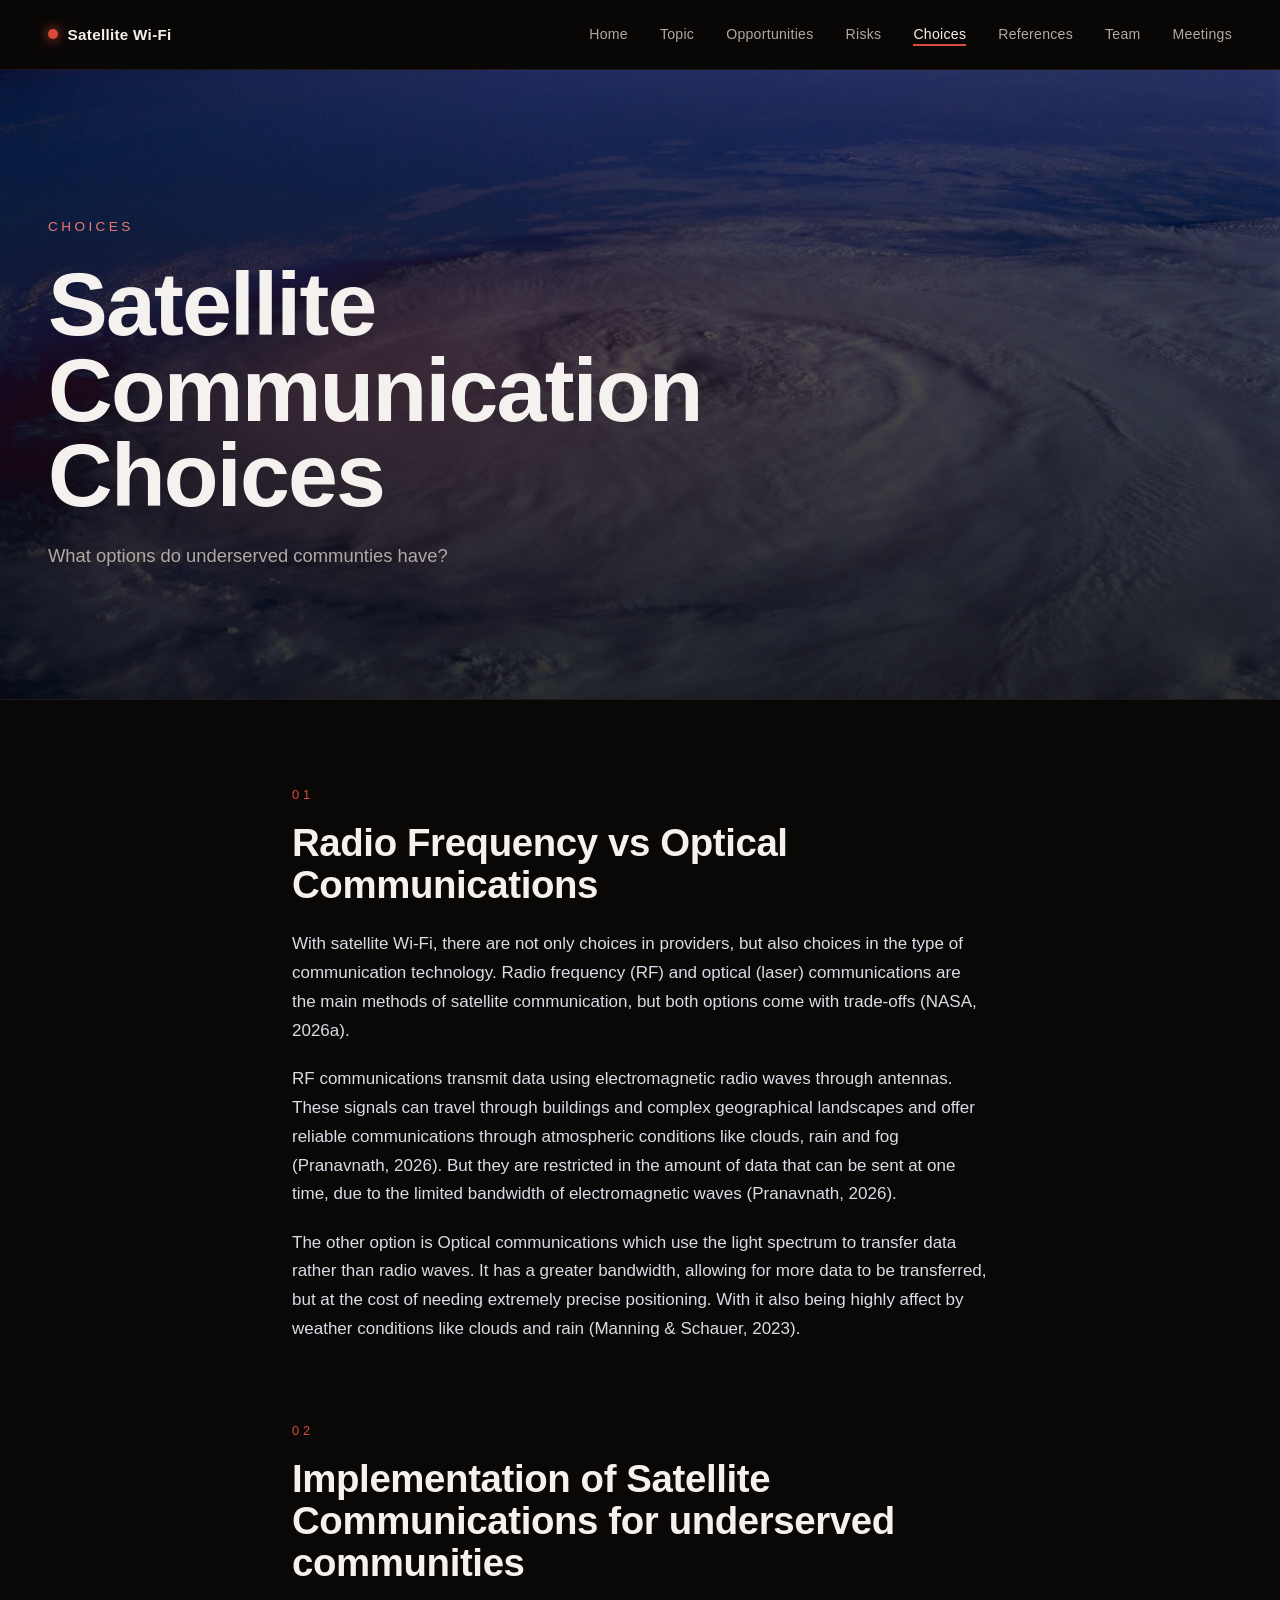
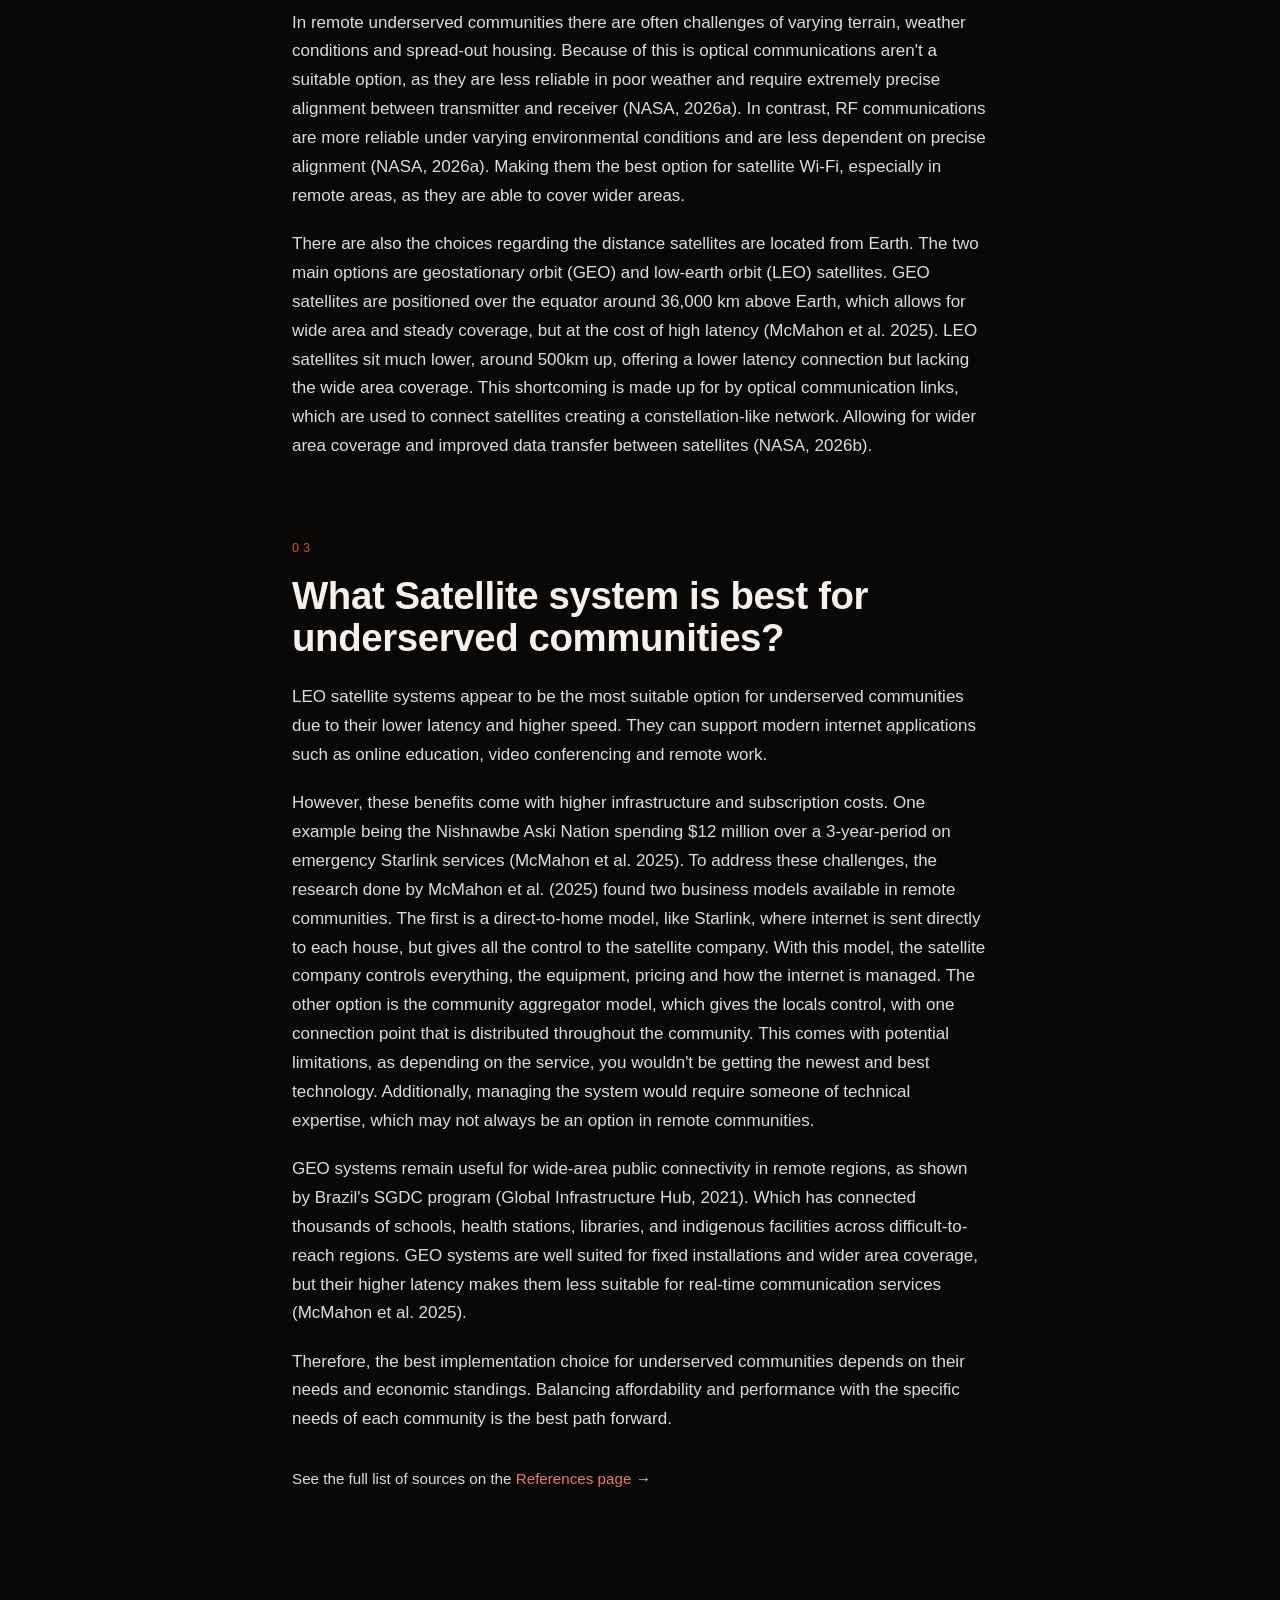
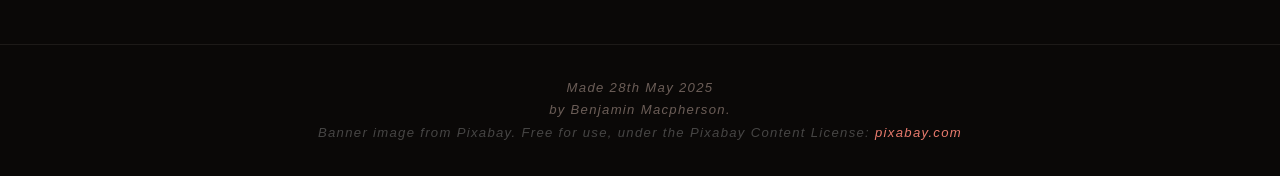
<file: pages/choices.html>
<!DOCTYPE html PUBLIC "-//W3C//DTD HTML 4.01//EN">
<html>

<head>
	<title>Satellite Wi-Fi</title>
	<link rel="stylesheet" href="../styles/satellite-style.css">
</head>

<body>

	<!-- ============== NAVIGATION ============== -->
	<nav class="navbar">
		<div class="nav-brand">
			<span class="brand-dot"></span>
			<span class="brand-name">Satellite Wi-Fi</span>
		</div>
		<ul class="nav-links">
			<li><a href="../index.html">Home</a></li>
			<li><a href="topic.html">Topic</a></li>
			<li><a href="opportunities.html">Opportunities</a></li>
			<li><a href="risks.html">Risks</a></li>
			<li><a class="active" href="choices.html">Choices</a></li>
			<li><a href="references.html">References</a></li>
			<li><a href="team-members.html">Team</a></li>
			<li><a href="meetings.html">Meetings</a></li>
		</ul>
	</nav>

	<!-- Main content -->
	<!-- ============== HERO ============== -->
	<header class="hero">
		<img src="../images/12019-hurricane-92968_1920.jpg" alt="Satellite view of a hurricane" class="hero-bg">

		<div class="hero-content">
			<p class="hero-tag">Choices</p>
			<h1 class="hero-title">Satellite Communication Choices</h1>
			<p class="hero-sub">What options do underserved communties have?</p>
		</div>
	</header>

	<!-- ============== MAIN CONTENT ============== -->
	<main class="content">

		<section class="section">
			<span class="section-number">01</span>
			<h2 class="section-title">Radio Frequency vs Optical Communications </h2>
			<p>
				With satellite Wi-Fi, there are not only choices in providers, but also choices in the type of
				communication technology. Radio frequency (RF) and optical (laser) communications are the main methods
				of satellite communication, but both options come with trade-offs (NASA, 2026a).
			</p>

			<p>
				RF communications transmit data using electromagnetic radio waves through antennas. These signals can
				travel through buildings and complex geographical landscapes and offer reliable communications through
				atmospheric conditions like clouds, rain and fog (Pranavnath, 2026). But they are restricted in the
				amount of data that can be sent at one time, due to the limited bandwidth of electromagnetic waves
				(Pranavnath, 2026).
			</p>

			<p>
				The other option is Optical communications which use the light spectrum to transfer data rather than
				radio waves. It has a greater bandwidth, allowing for more data to be transferred, but at the cost of
				needing extremely precise positioning. With it also being highly affect by weather conditions like
				clouds and rain (Manning & Schauer, 2023).
			</p>
		</section>

		<section class="section">
			<span class="section-number">02</span>
			<h2 class="section-title">Implementation of Satellite Communications for underserved communities</h2>
			<p>
				In remote underserved communities there are often challenges of varying terrain, weather conditions and
				spread-out housing. Because of this is optical communications aren't a suitable option, as they are less
				reliable in poor weather and require extremely precise alignment between transmitter and receiver (NASA,
				2026a). In contrast, RF communications are more reliable under varying environmental conditions and are
				less dependent on precise alignment (NASA, 2026a). Making them the best option for satellite Wi-Fi,
				especially in remote areas, as they are able to cover wider areas.
			</p>
			<p>
				There are also the choices regarding the distance satellites are located from Earth. The two main
				options are geostationary orbit (GEO) and low-earth orbit (LEO) satellites. GEO satellites are
				positioned over the equator around 36,000 km above Earth, which allows for wide area and steady
				coverage, but at the cost of high latency (McMahon et al. 2025). LEO satellites sit much lower, around
				500km up, offering a lower latency connection but lacking the wide area coverage. This shortcoming is
				made up for by optical communication links, which are used to connect satellites creating a
				constellation-like network. Allowing for wider area coverage and improved data transfer between
				satellites (NASA, 2026b).
			</p>
		</section>

		<section class="section">
			<span class="section-number">03</span>
			<h2 class="section-title">What Satellite system is best for underserved communities?</h2>
			<p>
				LEO satellite systems appear to be the most suitable option for underserved communities due to their
				lower latency and higher speed. They can support modern internet applications such as online education,
				video conferencing and remote work.
			</p>
			<p>
				However, these benefits come with higher infrastructure and subscription costs. One example being the
				Nishnawbe Aski Nation spending $12 million over a 3-year-period on emergency Starlink services (McMahon
				et al. 2025). To address these challenges, the research done by McMahon et al. (2025) found two business
				models available in remote communities. The first is a direct-to-home model, like Starlink, where
				internet is sent directly to each house, but gives all the control to the satellite company. With this
				model, the satellite company controls everything, the equipment, pricing and how the internet is
				managed. The other option is the community aggregator model, which gives the locals control, with one
				connection point that is distributed throughout the community. This comes with potential limitations, as
				depending on the service, you wouldn't be getting the newest and best technology. Additionally, managing
				the system would require someone of technical expertise, which may not always be an option in remote
				communities.
			</p>

			<p>
				GEO systems remain useful for wide-area public connectivity in remote regions, as shown by Brazil's SGDC
				program (Global Infrastructure Hub, 2021). Which has connected thousands of schools, health stations,
				libraries, and indigenous facilities across difficult-to-reach regions. GEO systems are well suited for
				fixed installations and wider area coverage, but their higher latency makes them less suitable for
				real-time communication services (McMahon et al. 2025).
			</p>

			<p>
				Therefore, the best implementation choice for underserved communities depends on their needs and
				economic standings. Balancing affordability and performance with the specific needs of each community is
				the best path forward.
			</p>
			<p class="see-more">
				See the full list of sources on the <a href="references.html">References page</a> &rarr;
			</p>
		</section>
	</main>


	<footer class="footer">
		<!-- Sign and date the page, it's only polite! -->
		<address>Made 28th May 2025<br>
			by Benjamin Macpherson.</address>

		<p><em>Banner image from Pixabay. Free for use, under the Pixabay Content License: <a
					href="https://pixabay.com/photos/hurricane-earth-satellite-tracking-92968/">pixabay.com</a></em></p>
	</footer>

</html>
</file>
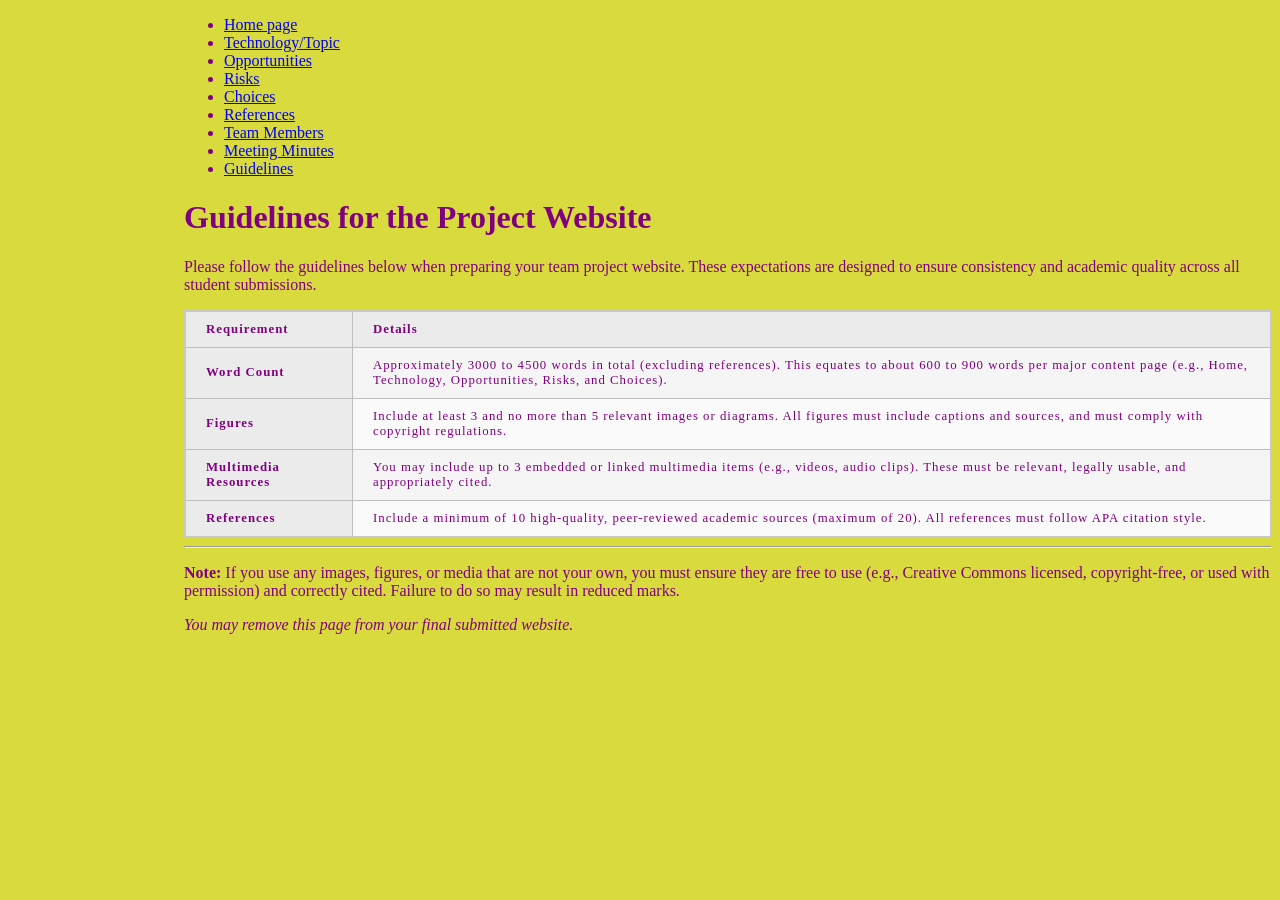
<file: pages/guidelines.html>
<!DOCTYPE html PUBLIC "-//W3C//DTD HTML 4.01//EN">
<html>

<head>
	<meta charset="UTF-8">
	<title>Satellite Wi-Fi</title>
	<link rel="stylesheet" href="../styles/minimal-table.css" type="text/css">
</head>

<body>
	<!-- Site navigation menu -->
	<ul class="navbar">
		<li><a href="../index.html">Home page</a></li>
		<li><a href="topic.html">Technology/Topic</a></li>
		<li><a href="opportunities.html">Opportunities</a></li>
		<li><a href="risks.html">Risks</a></li>
		<li><a href="choices.html">Choices</a></li>
		<li><a href="references.html">References</a></li>
		<li><a href="team-members.html">Team Members</a></li>
		<li><a href="meetings.html">Meeting Minutes</a></li>
		<li><a href="guidelines.html">Guidelines</a></li>
	</ul>

	<h1>Guidelines for the Project Website</h1>

	<p>
		Please follow the guidelines below when preparing your team project website. These expectations are designed to
		ensure consistency and academic quality across all student submissions.
	</p>

	<table>
		<thead>
			<tr>
				<th>Requirement</th>
				<th>Details</th>
			</tr>
		</thead>
		<tbody>
			<tr>
				<th scope="row">Word Count</th>
				<td>Approximately 3000 to 4500 words in total (excluding references). This equates to about 600 to 900
					words per major content page (e.g., Home, Technology, Opportunities, Risks, and Choices).</td>
			</tr>
			<tr>
				<th scope="row">Figures</th>
				<td>Include at least 3 and no more than 5 relevant images or diagrams. All figures must include captions
					and sources, and must comply with copyright regulations.</td>
			</tr>
			<tr>
				<th scope="row">Multimedia Resources</th>
				<td>You may include up to 3 embedded or linked multimedia items (e.g., videos, audio clips). These must
					be relevant, legally usable, and appropriately cited.</td>
			</tr>
			<tr>
				<th scope="row">References</th>
				<td>Include a minimum of 10 high-quality, peer-reviewed academic sources (maximum of 20). All references
					must follow APA citation style.</td>
			</tr>
		</tbody>
	</table>

	<hr>

	<p>
		<strong>Note:</strong> If you use any images, figures, or media that are not your own, you must ensure they are free
		to use (e.g., Creative Commons licensed, copyright-free, or used with permission) and correctly cited.
		Failure to do so may result in reduced marks.
	</p>

	<p><em>You may remove this page from your final submitted website.</em></p>

</body>

</html>
</file>
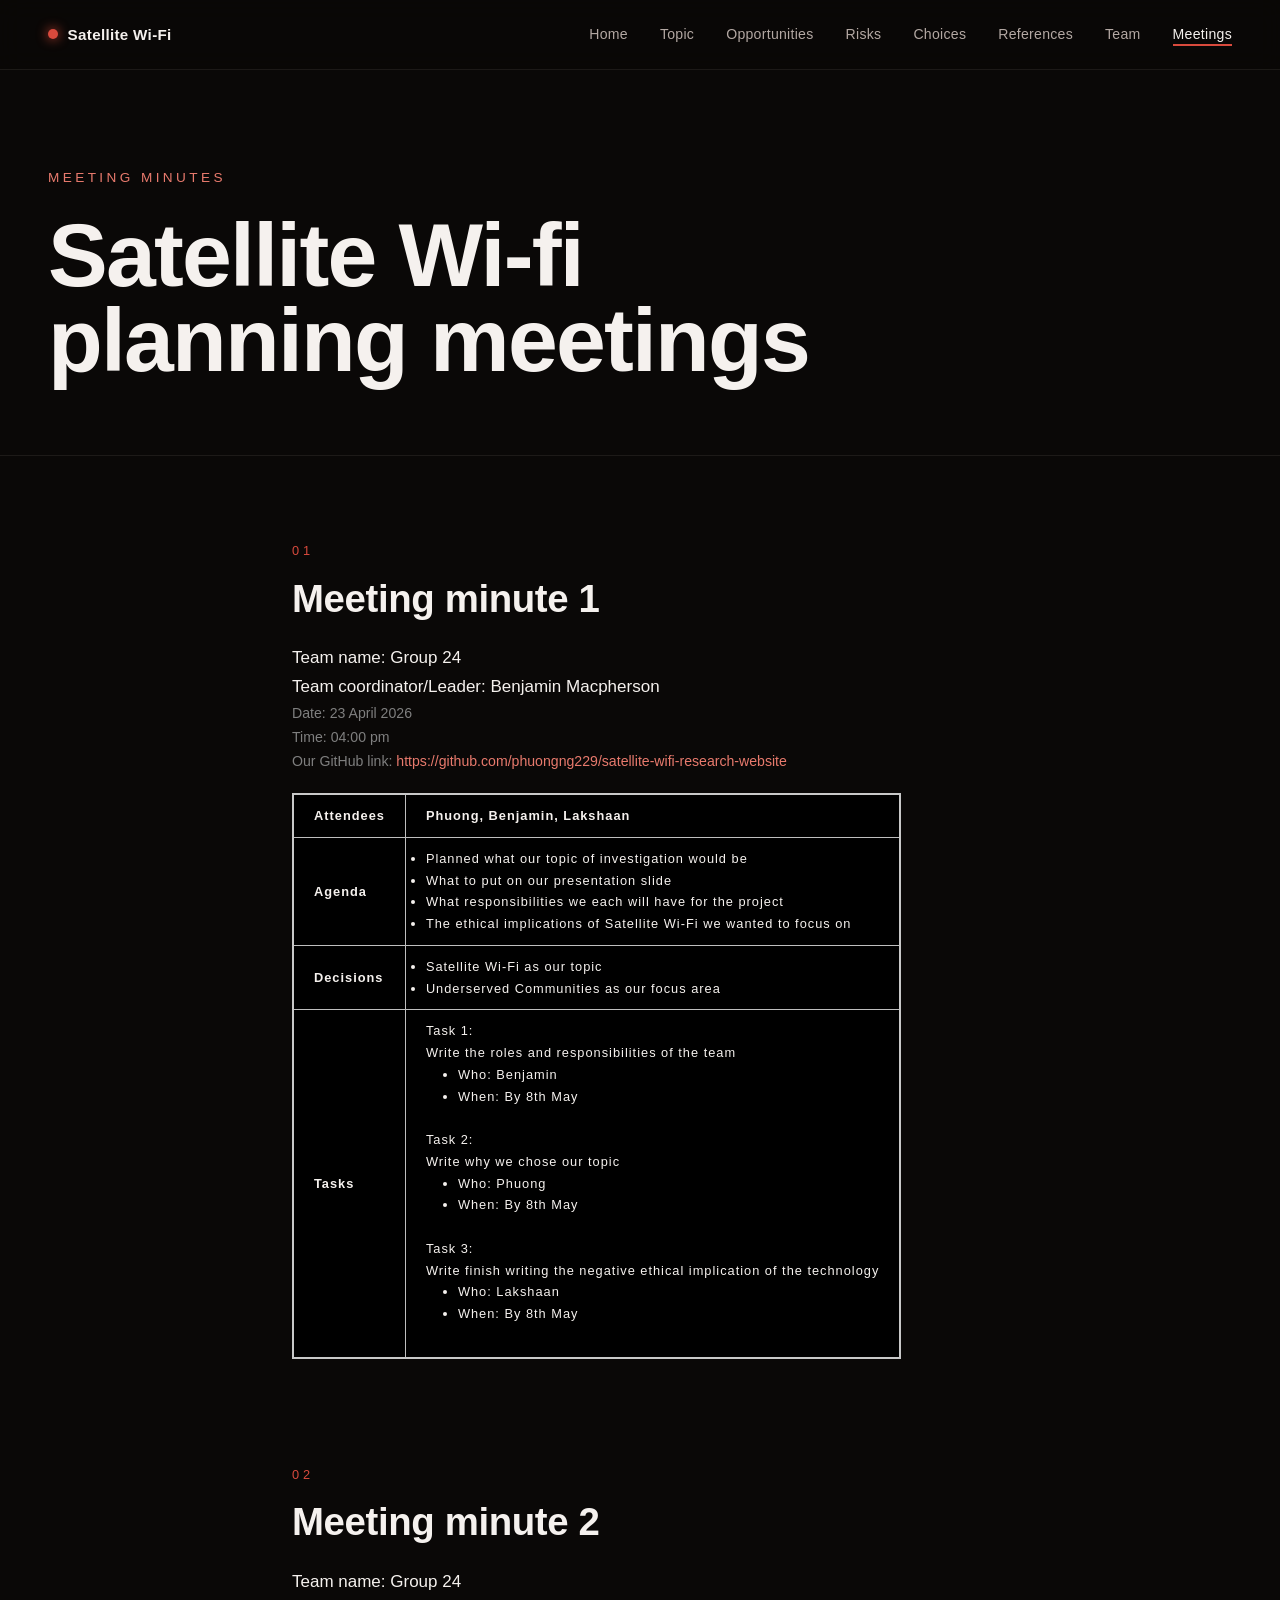
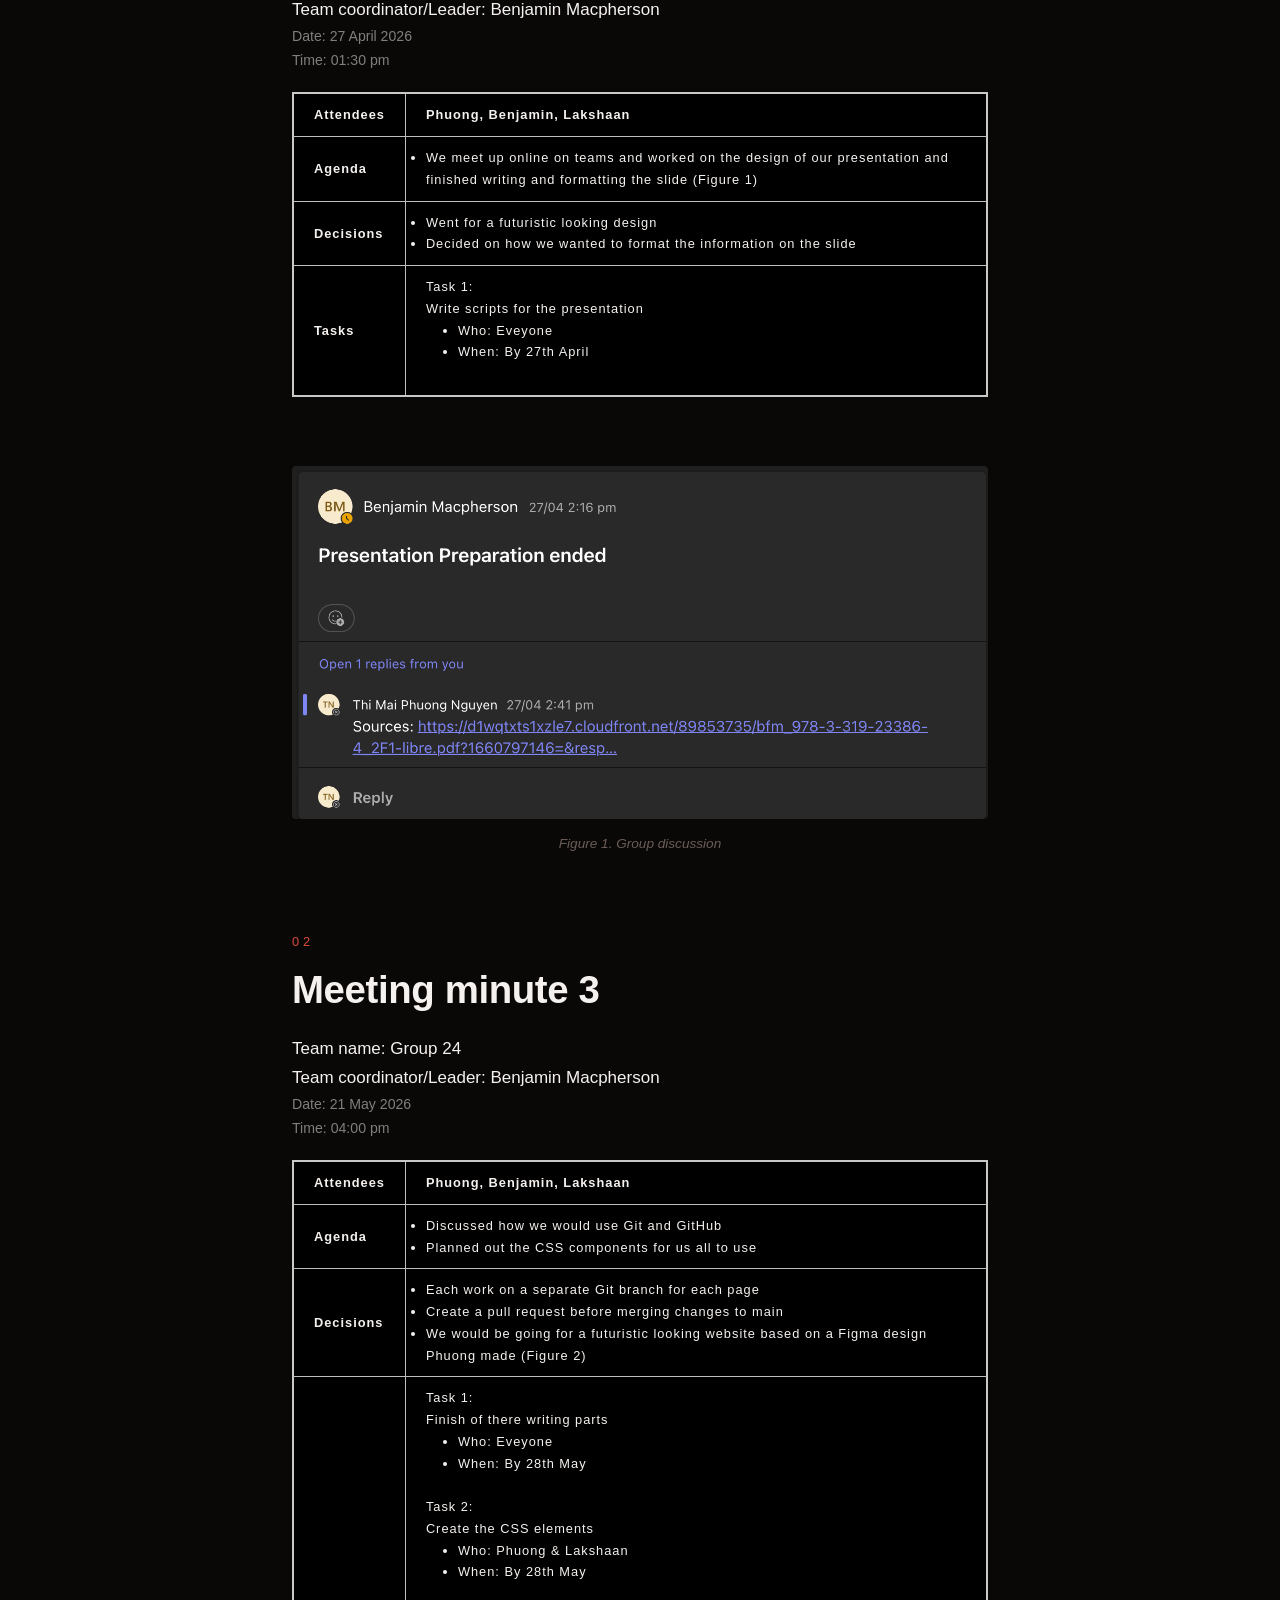
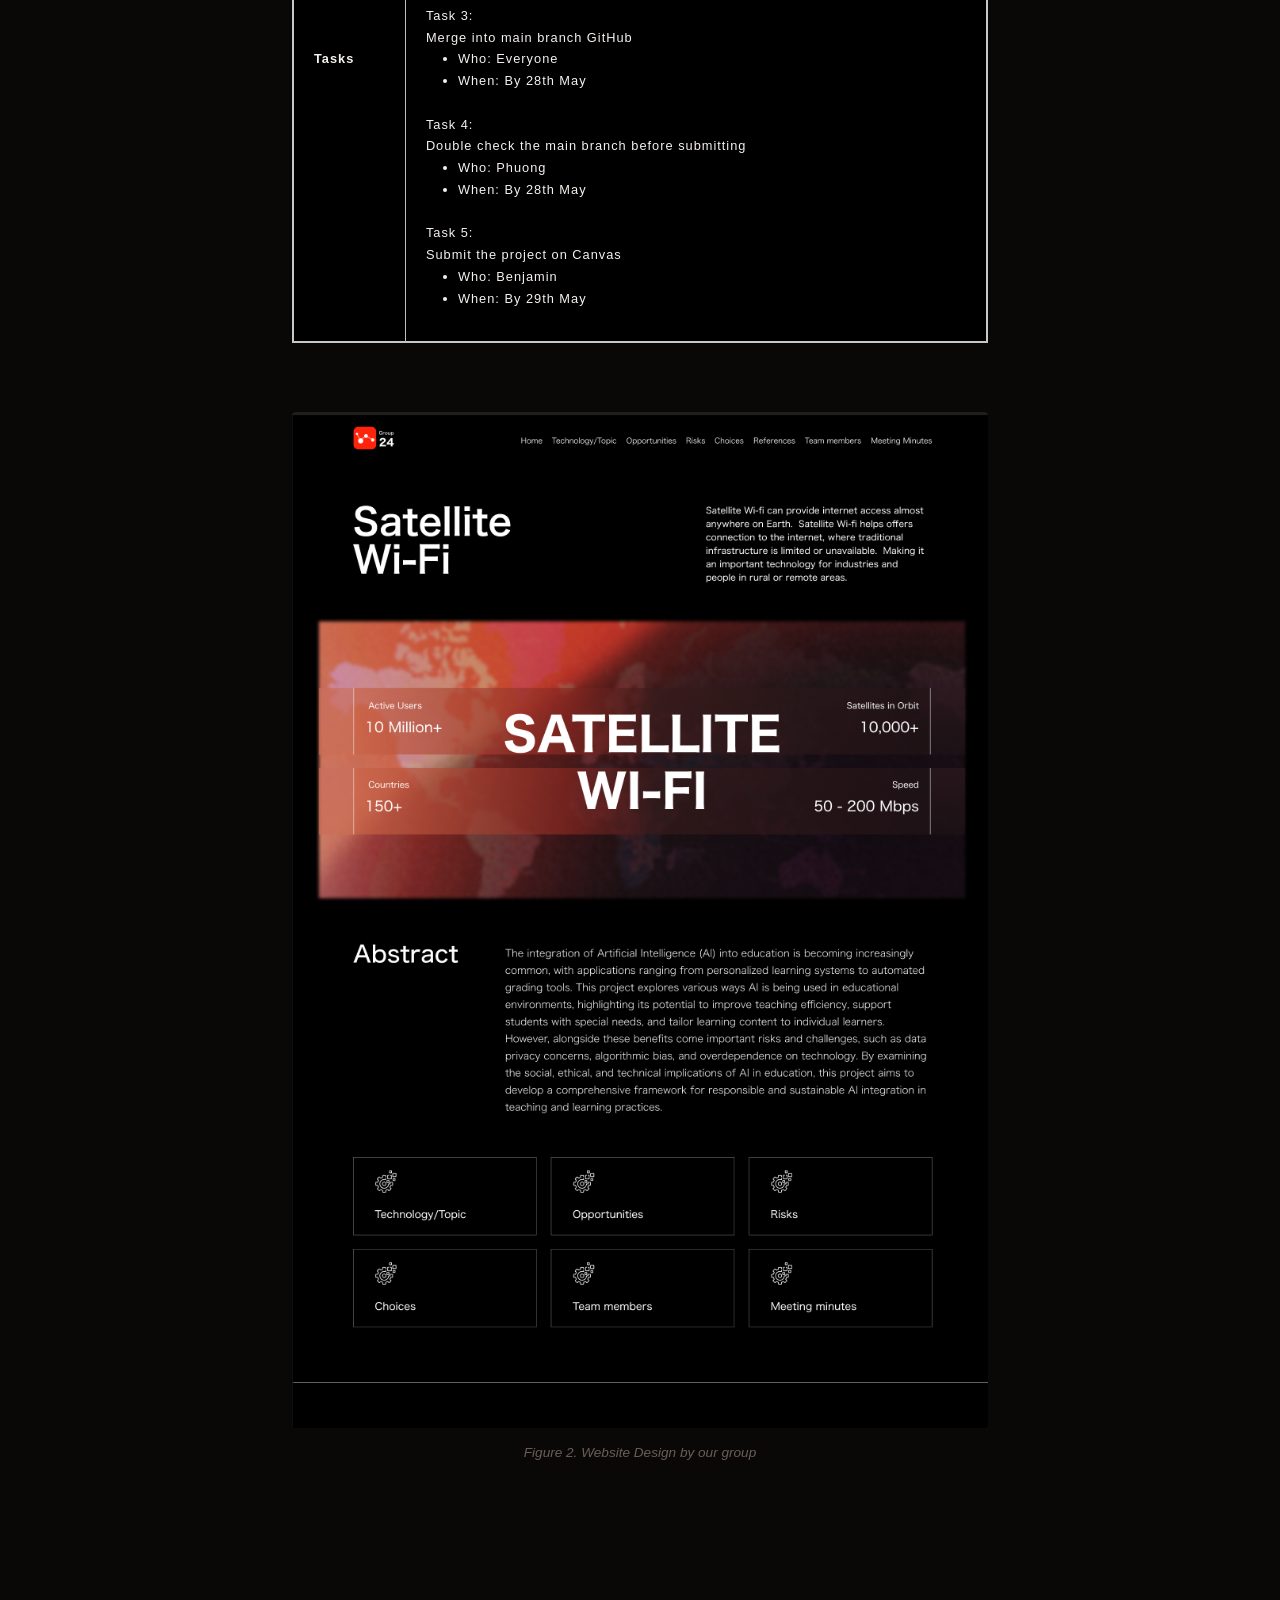
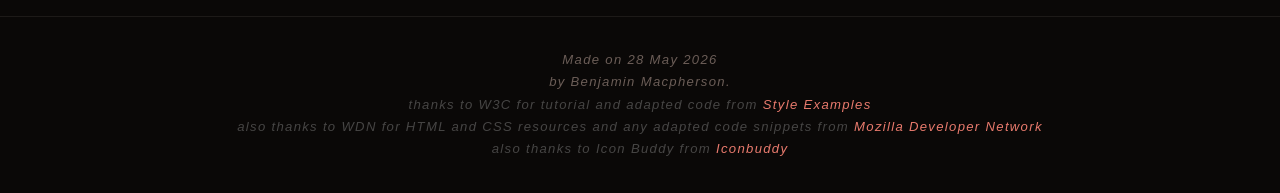
<file: pages/meetings.html>
<!DOCTYPE html PUBLIC "-//W3C//DTD HTML 4.01//EN">
<html>

<head>
  <meta charset="UTF-8">
  <title>Satellite Wi-Fi</title>
  <link rel="stylesheet" href="../styles/satellite-style.css">
</head>

<body>
  <!-- Site navigation menu -->
  <!-- ============== NAVIGATION ============== -->
  <nav class="navbar">
    <div class="nav-brand">
      <span class="brand-dot"></span>
      <span class="brand-name">Satellite Wi-Fi</span>
    </div>
    <ul class="nav-links">
      <li><a href="../index.html">Home</a></li>
      <li><a href="topic.html">Topic</a></li>
      <li><a href="opportunities.html">Opportunities</a></li>
      <li><a href="risks.html">Risks</a></li>
      <li><a href="choices.html">Choices</a></li>
      <li><a href="references.html">References</a></li>
      <li><a href="team-members.html">Team</a></li>
      <li><a class="active" href="meetings.html">Meetings</a></li>
    </ul>
  </nav>

  <!-- ============== HERO ============== -->
  <header class="hero hero-small hero-flat">
    <div class="hero-content">
      <p class="hero-tag">Meeting minutes</p>
      <h1 class="hero-title">Satellite Wi-fi planning meetings</h1>

    </div>
  </header>


  <!-- Main content -->
  <main class="content">

    <section class="section">
      <span class="section-number">01</span>
      <h2 class="section-title">Meeting minute 1</h2>
      <h4>
        Team name: Group 24
      </h4>

      <h4>
        Team coordinator/Leader: Benjamin Macpherson
      </h4>

      <h5>
        Date: 23 April 2026
      </h5>

      <h5>
        Time: 04:00 pm
      </h5>
      <h5>
        Our GitHub link: <a class="git-link" href="https://github.com/phuongng229/satellite-wifi-research-website" target="blank">https://github.com/phuongng229/satellite-wifi-research-website</a>
      </h5>

      <table>
        <p>

          <body>
            <th>Attendees</th>

            <th scope="col" class="last name">Phuong, Benjamin, Lakshaan</th>

            </tr>

        </p>

        <p align="left" </p>
          <th scope="row">Agenda</th>
          <td>
            <ul>
              <li>
                Planned what our topic of investigation would be
              </li>
              <li>
                What to put on our presentation slide
              </li>
              <li>
                What responsibilities we each will have for the project
              </li>
              <li>
                The ethical implications of Satellite Wi-Fi we wanted to focus on
              </li>
            </ul>
          </td>
          </tr>
        <p align="left" </p>
          <th scope="row">Decisions</th>
          <td>
            <ul>
              <li>
                Satellite Wi-Fi as our topic
              </li>
              <li>
                Underserved Communities as our focus area
              </li>

            </ul>
          </td>
          </tr>
          <th scope="row">Tasks</th>
          <td>
            <h4>Task 1:</h4> Write the roles and responsibilities of the team
            <ul>
              <li class="task-space">Who: Benjamin</li>
              <li class="task-space">When: By 8th May</li><br>
            </ul>

            <h4>Task 2:</h4> Write why we chose our topic
            <ul>
              <li class="task-space">Who: Phuong</li>
              <li class="task-space">When: By 8th May </li><br>
            </ul>

            <h4>Task 3:</h4> Write finish writing the negative ethical implication of the technology
            <ul>
              <li class="task-space">Who: Lakshaan </li>
              <li class="task-space">When: By 8th May</li><br>
            </ul>
          </td>
          </tr>
      </table>
      </br>
      <p>
    </section>

    <!--Meeting minute 2-->
    <section class="section">
      <span class="section-number">02</span>
      <h2 class="section-title">Meeting minute 2</h2>
      <h4>
        Team name: Group 24
      </h4>

      <h4>
        Team coordinator/Leader: Benjamin Macpherson
      </h4>

      <h5>
        Date: 27 April 2026
      </h5>

      <h5>
        Time: 01:30 pm
      </h5>

      <table>
        <p>

          <body>
            <th>Attendees</th>

            <th scope="col" class="last name">Phuong, Benjamin, Lakshaan</th>

            </tr>

        </p>

        <p align="left" </p>
          <th scope="row">Agenda</th>
          <td>
            <ul>
              <li>
                We meet up online on teams and worked on the design of our presentation and finished writing and
                formatting the slide (Figure 1)
              </li>
              
            </ul>
          </td>
          </tr>
        <p align="left" </p>
          <th scope="row">Decisions</th>
          <td>
            <ul>
              <li>
                Went for a futuristic looking design 
              </li>
              <li>
                Decided on how we wanted to format the information on the slide 
              </li>

            </ul>
          </td>
          </tr>
          <th scope="row">Tasks</th>
          <td>
            <h4>Task 1:</h4> Write scripts for the presentation 
            <ul>
              <li class="task-space">Who: Eveyone</li>
              <li class="task-space">When: By 27th April</li><br>
            </ul>
          </td>
          </tr>
      </table>
      </br>
      <p>
        <figure class="figure">
        <img src="../images/Meeting-minute-1.png"
          alt="meeting-minute-evidence">
        <figcaption>Figure 1. Group discussion</figcaption>
      </figure>
    </section>


    <!--Meeting minute 3-->
    <section class="section">
      <span class="section-number">02</span>
      <h2 class="section-title">Meeting minute 3</h2>
      <h4>
        Team name: Group 24
      </h4>

      <h4>
        Team coordinator/Leader: Benjamin Macpherson
      </h4>

      <h5>
        Date: 21 May 2026
      </h5>

      <h5>
        Time: 04:00 pm
      </h5>

      <table>
        <p>

          <body>
            <th>Attendees</th>

            <th scope="col" class="last name">Phuong, Benjamin, Lakshaan</th>

            </tr>

        </p>

        <p align="left" </p>
          <th scope="row">Agenda</th>
          <td>
            <ul>
              <li>
                Discussed how we would use Git and GitHub 
              </li>
              <li>
                Planned out the CSS components for us all to use 
              </li>
              
            </ul>
          </td>
          </tr>
        <p align="left" </p>
          <th scope="row">Decisions</th>
          <td>
            <ul>
              <li>
                Each work on a separate Git branch for each page 
              </li>
              <li>
                Create a pull request before merging changes to main 
              </li>
              <li>
                We would be going for a futuristic looking website based on a Figma design Phuong made (Figure 2)
              </li>

            </ul>
          </td>
          </tr>
          <th scope="row">Tasks</th>
          <td>
            <h4>Task 1:</h4> Finish of there writing parts  
            <ul>
              <li class="task-space">Who: Eveyone</li>
              <li class="task-space">When: By 28th May</li><br>
            </ul>

            <h4>Task 2:</h4> Create the CSS elements  
            <ul>
              <li class="task-space">Who: Phuong & Lakshaan</li>
              <li class="task-space">When: By 28th May </li><br>
            </ul>

            <h4>Task 3:</h4> Merge into main branch GitHub
            <ul>
              <li class="task-space">Who: Everyone</li>
              <li class="task-space">When: By 28th May </li><br>
            </ul>

            <h4>Task 4:</h4> Double check the main branch before submitting  
            <ul>
              <li class="task-space">Who: Phuong</li>
              <li class="task-space">When: By 28th May </li><br>
            </ul>

            <h4>Task 5:</h4> Submit the project on Canvas  
            <ul>
              <li class="task-space">Who: Benjamin</li>
              <li class="task-space">When: By 29th May </li><br>
            </ul>
          </td>
          </tr>
      </table>
      </br>
      <p>
        <figure class="figure">
        <img src="../images/Meeting-minute-2.png"
          alt="meeting-minute-evidence">
        <figcaption>Figure 2. Website Design by our group</figcaption>
      </figure>
       
    </section>

  </main>
</body>

<!-- Sign and date the page, it's only polite! -->
  <div class="footer">
    <address>Made on 28 May 2026<br>
      by Benjamin Macpherson.</address>



    <p><em>thanks to W3C for tutorial and adapted code from <a
          href="https://www.w3.org/Style/Examples/011/firstcss.en.html">Style Examples</a></p></em>
    <p><em>also thanks to WDN for HTML and CSS resources and any adapted code snippets from <a
          href="https://developer.mozilla.org/en-US/docs/Web">Mozilla Developer Network</a></p></em>
    <p><em>also thanks to Icon Buddy from <a href="https://iconbuddy.com/">Iconbuddy</a></em></p>
  </div>

</html>
</file>
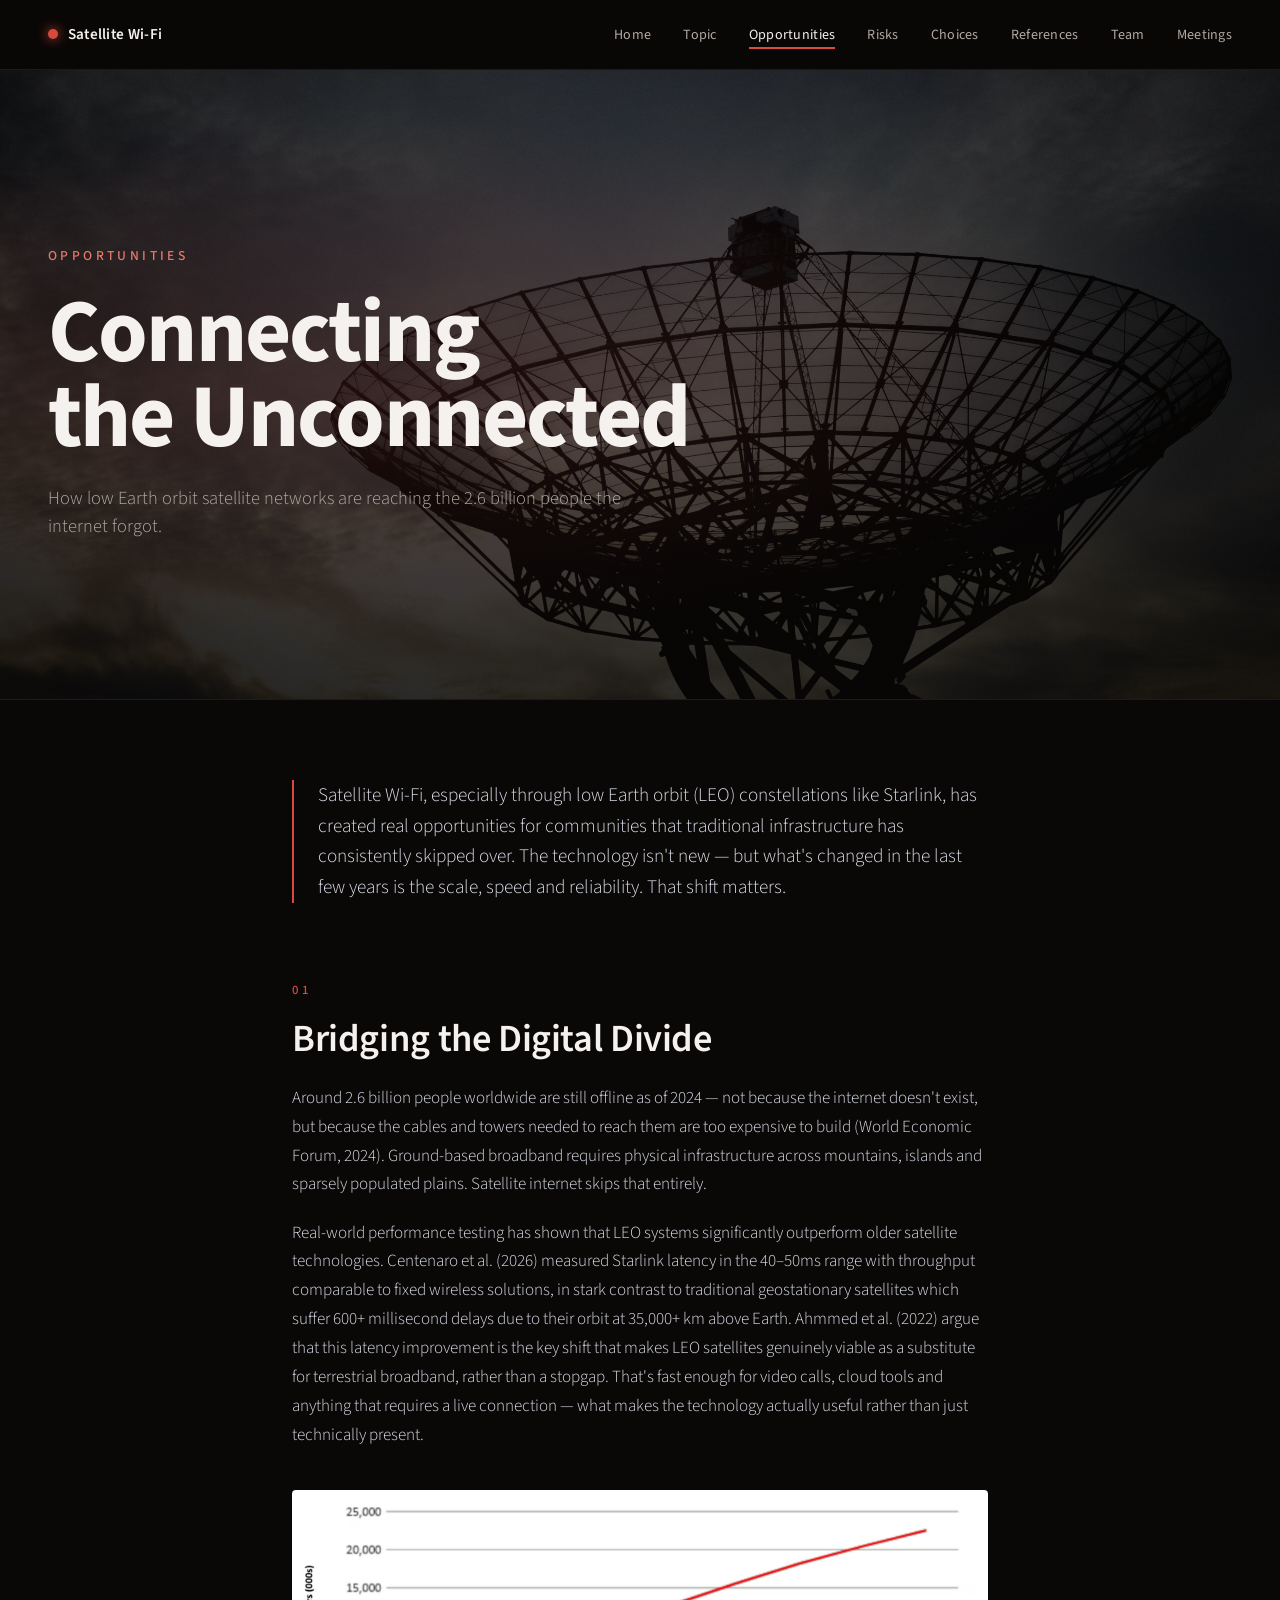
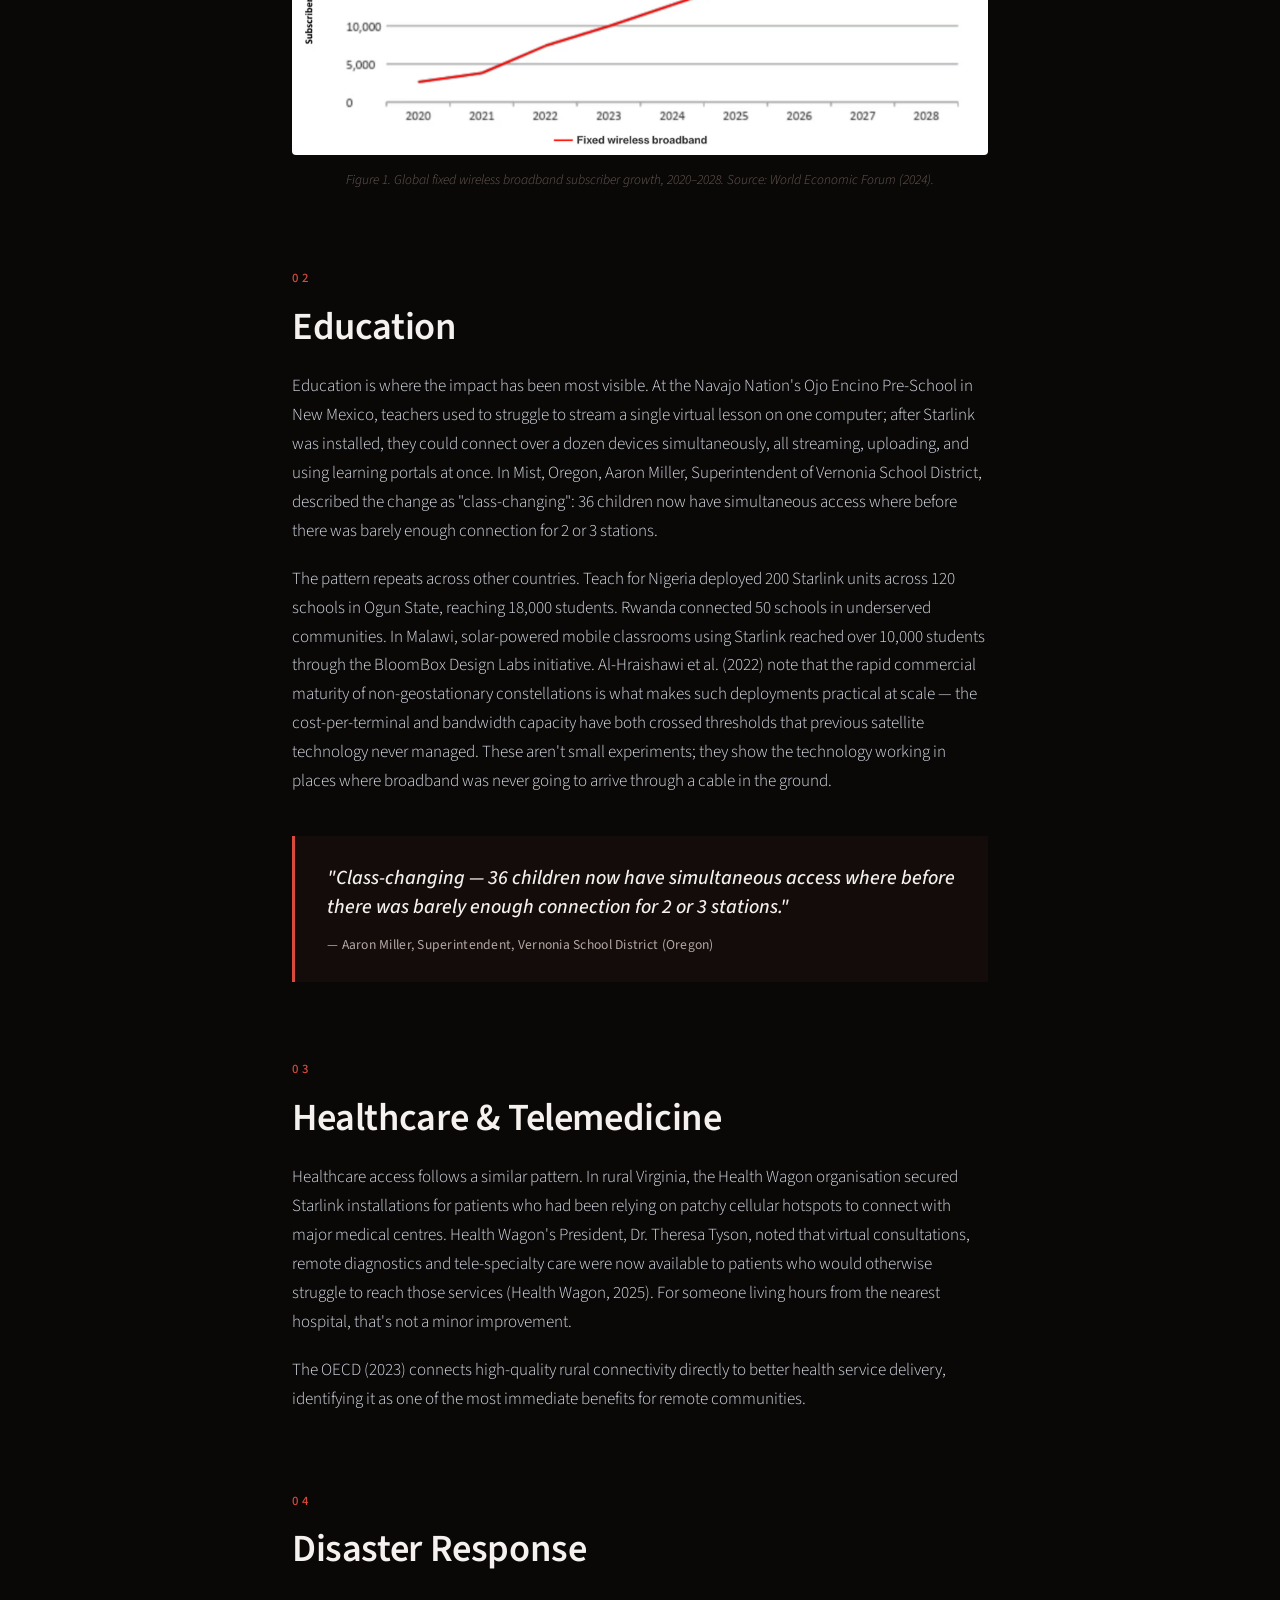
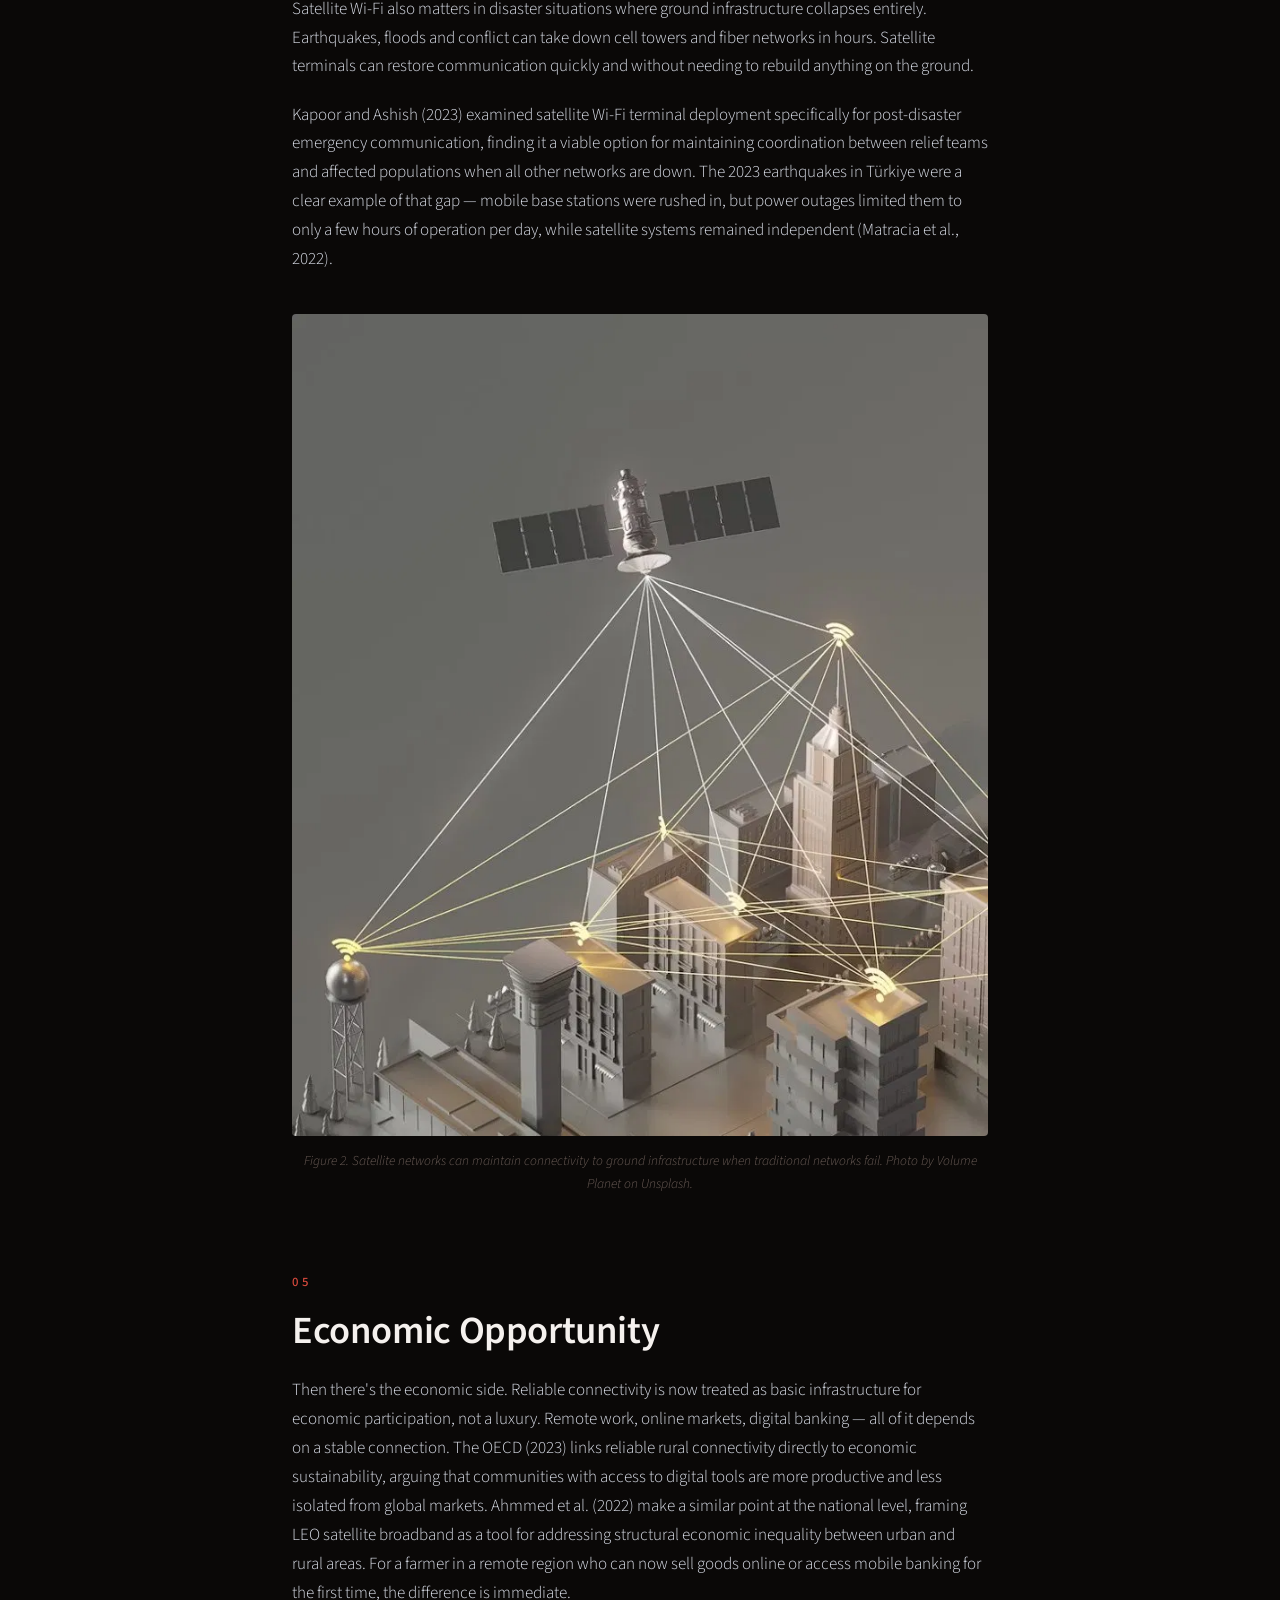
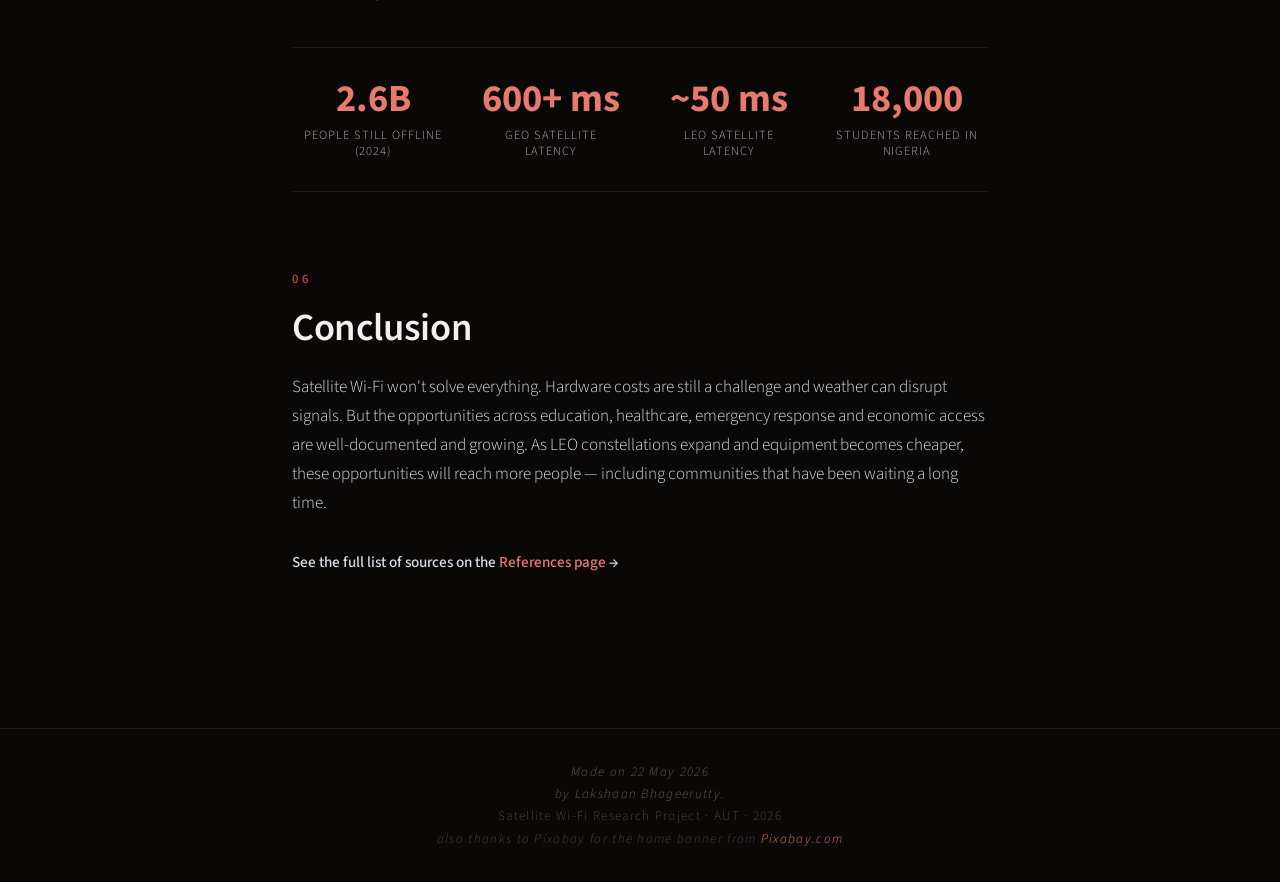
<file: pages/opportunities.html>
<!DOCTYPE html>
<html lang="en">

<head>
  <meta charset="UTF-8">
  <meta name="viewport" content="width=device-width, initial-scale=1.0">
  <title>Satellite Wi-Fi</title>
  <link rel="stylesheet" href="../styles/satellite-style.css">
  <link rel="preconnect" href="https://fonts.googleapis.com">
  <link rel="preconnect" href="https://fonts.gstatic.com" crossorigin>
  <link href="https://fonts.googleapis.com/css2?family=Source+Sans+3:ital,wght@0,200..900;1,200..900&display=swap"
    rel="stylesheet">
</head>

<body>

  <!-- ============== NAVIGATION ============== -->
  <nav class="navbar">
    <div class="nav-brand">
      <span class="brand-dot"></span>
      <span class="brand-name">Satellite Wi-Fi</span>
    </div>
    <ul class="nav-links">
      <li><a href="../index.html">Home</a></li>
      <li><a href="topic.html">Topic</a></li>
      <li><a href="opportunities.html" class="active">Opportunities</a></li>
      <li><a href="risks.html">Risks</a></li>
      <li><a href="choices.html">Choices</a></li>
      <li><a href="references.html">References</a></li>
      <li><a href="team-members.html">Team</a></li>
      <li><a href="meetings.html">Meetings</a></li>
    </ul>
  </nav>

  <!-- ============== HERO ============== -->
  <header class="hero">
    <img src="../images/satellite-dish-hero.jpg" alt="Silhouette of a large satellite dish against a cloudy sky"
      class="hero-bg">

    <div class="hero-content">
      <p class="hero-tag">Opportunities</p>
      <h1 class="hero-title">Connecting<br>the&nbsp;Unconnected</h1>
      <p class="hero-sub">How low Earth orbit satellite networks are reaching the 2.6 billion people the internet
        forgot.</p>
    </div>
  </header>

  <!-- ============== MAIN CONTENT ============== -->
  <main class="content">

    <!-- Intro -->
    <section class="section">
      <p class="lede">
        Satellite Wi-Fi, especially through low Earth orbit (LEO) constellations like Starlink, has created real
        opportunities for communities that traditional infrastructure has consistently skipped over. The technology
        isn't new — but what's changed in the last few years is the scale, speed and reliability. That shift matters.
      </p>
    </section>

    <!-- Digital Divide -->
    <section class="section">
      <span class="section-number">01</span>
      <h2 class="section-title">Bridging the Digital Divide</h2>
      <p>
        Around 2.6 billion people worldwide are still offline as of 2024 — not because the internet doesn't exist, but
        because the cables and towers needed to reach them are too expensive to build (World Economic Forum, 2024).
        Ground-based broadband requires physical infrastructure across mountains, islands and sparsely populated
        plains. Satellite internet skips that entirely.
      </p>
      <p>
        Real-world performance testing has shown that LEO systems significantly outperform older satellite
        technologies. Centenaro et al. (2026) measured Starlink latency in the 40&ndash;50ms range with throughput
        comparable to fixed wireless solutions, in stark contrast to traditional geostationary satellites which suffer
        600+ millisecond delays due to their orbit at 35,000+ km above Earth. Ahmmed et al. (2022) argue that this
        latency improvement is the key shift that makes LEO satellites genuinely viable as a substitute for terrestrial
        broadband, rather than a stopgap. That's fast enough for video calls, cloud tools and anything that requires a
        live connection &mdash; what makes the technology actually useful rather than just technically present.
      </p>

      <!-- Fixed wireless broadband subscriber growth chart -->
      <figure class="figure">
        <img src="../images/broadband-growth-chart.png"
          alt="Line graph showing fixed wireless broadband subscribers growing from approximately 2,500 in 2020 to over 22,500 in 2028">
        <figcaption>Figure 1. Global fixed wireless broadband subscriber growth, 2020&ndash;2028. Source: World Economic
          Forum (2024).</figcaption>
      </figure>
    </section>

    <!-- Education -->
    <section class="section">
      <span class="section-number">02</span>
      <h2 class="section-title">Education</h2>
      <p>
        Education is where the impact has been most visible. At the Navajo Nation's Ojo Encino Pre-School in New
        Mexico, teachers used to struggle to stream a single virtual lesson on one computer; after Starlink was
        installed, they could connect over a dozen devices simultaneously, all streaming, uploading, and using learning
        portals at once. In Mist, Oregon, Aaron Miller, Superintendent of Vernonia School District, described the
        change as "class-changing": 36 children now have simultaneous access where before there was barely enough
        connection for 2 or 3 stations.
      </p>
      <p>
        The pattern repeats across other countries. Teach for Nigeria deployed 200 Starlink units across 120 schools in
        Ogun State, reaching 18,000 students. Rwanda connected 50 schools in underserved communities. In Malawi,
        solar-powered mobile classrooms using Starlink reached over 10,000 students through the BloomBox Design Labs
        initiative. Al-Hraishawi et al. (2022) note that the rapid commercial maturity of non-geostationary
        constellations is what makes such deployments practical at scale &mdash; the cost-per-terminal and bandwidth
        capacity have both crossed thresholds that previous satellite technology never managed. These aren't small
        experiments; they show the technology working in places where broadband was never going to arrive through a
        cable in the ground.
      </p>

      <blockquote class="pullquote">
        "Class-changing &mdash; 36 children now have simultaneous access where before there was barely enough connection
        for 2 or 3 stations."
        <cite>&mdash; Aaron Miller, Superintendent, Vernonia School District (Oregon)</cite>
      </blockquote>
    </section>

    <!-- Healthcare -->
    <section class="section">
      <span class="section-number">03</span>
      <h2 class="section-title">Healthcare &amp; Telemedicine</h2>
      <p>
        Healthcare access follows a similar pattern. In rural Virginia, the Health Wagon organisation secured Starlink
        installations for patients who had been relying on patchy cellular hotspots to connect with major medical
        centres. Health Wagon's President, Dr. Theresa Tyson, noted that virtual consultations, remote diagnostics and
        tele-specialty care were now available to patients who would otherwise struggle to reach those services (Health
        Wagon, 2025). For someone living hours from the nearest hospital, that's not a minor improvement.
      </p>
      <p>
        The OECD (2023) connects high-quality rural connectivity directly to better health service delivery,
        identifying it as one of the most immediate benefits for remote communities.
      </p>
    </section>

    <!-- Disaster Response -->
    <section class="section">
      <span class="section-number">04</span>
      <h2 class="section-title">Disaster Response</h2>
      <p>
        Satellite Wi-Fi also matters in disaster situations where ground infrastructure collapses entirely. Earthquakes,
        floods and conflict can take down cell towers and fiber networks in hours. Satellite terminals can restore
        communication quickly and without needing to rebuild anything on the ground.
      </p>
      <p>
        Kapoor and Ashish (2023) examined satellite Wi-Fi terminal deployment specifically for post-disaster emergency
        communication, finding it a viable option for maintaining coordination between relief teams and affected
        populations when all other networks are down. The 2023 earthquakes in Türkiye were a clear example of that gap
        — mobile base stations were rushed in, but power outages limited them to only a few hours of operation per day,
        while satellite systems remained independent (Matracia et al., 2022).
      </p>

      <!-- Satellite network illustration -->
      <figure class="figure">
        <img src="../images\satellite-network-city.jpg"
          alt="Illustration of a satellite beaming signals down to a city, connecting multiple buildings and ground stations">
        <figcaption>Figure 2. Satellite networks can maintain connectivity to ground infrastructure when traditional
          networks fail. Photo by Volume Planet on Unsplash.</figcaption>
      </figure>
    </section>

    <!-- Economic Opportunity -->
    <section class="section">
      <span class="section-number">05</span>
      <h2 class="section-title">Economic Opportunity</h2>
      <p>
        Then there's the economic side. Reliable connectivity is now treated as basic infrastructure for economic
        participation, not a luxury. Remote work, online markets, digital banking &mdash; all of it depends on a stable
        connection. The OECD (2023) links reliable rural connectivity directly to economic sustainability, arguing
        that communities with access to digital tools are more productive and less isolated from global markets.
        Ahmmed et al. (2022) make a similar point at the national level, framing LEO satellite broadband as a tool for
        addressing structural economic inequality between urban and rural areas. For a farmer in a remote region who
        can now sell goods online or access mobile banking for the first time, the difference is immediate.
      </p>

      <!-- Stats strip — pulled from real content for visual punch -->
      <div class="stats-strip">
        <div class="stat">
          <div class="stat-num">2.6B</div>
          <div class="stat-label">People still offline (2024)</div>
        </div>
        <div class="stat">
          <div class="stat-num">600+ ms</div>
          <div class="stat-label">GEO satellite latency</div>
        </div>
        <div class="stat">
          <div class="stat-num">~50 ms</div>
          <div class="stat-label">LEO satellite latency</div>
        </div>
        <div class="stat">
          <div class="stat-num">18,000</div>
          <div class="stat-label">Students reached in Nigeria</div>
        </div>
      </div>
    </section>

    <!-- Conclusion -->
    <section class="section">
      <span class="section-number">06</span>
      <h2 class="section-title">Conclusion</h2>
      <p>
        Satellite Wi-Fi won't solve everything. Hardware costs are still a challenge and weather can disrupt signals.
        But the opportunities across education, healthcare, emergency response and economic access are well-documented
        and growing. As LEO constellations expand and equipment becomes cheaper, these opportunities will reach more
        people — including communities that have been waiting a long time.
      </p>
      <p class="see-more">
        See the full list of sources on the <a href="references.html">References page</a> &rarr;
      </p>
    </section>

  </main>

  <!-- ============== FOOTER ============== -->
  <footer class="footer">
    <address>Made on 22 May 2026<br>
    by Lakshaan Bhageerutty.</address>
    <p>Satellite Wi-Fi Research Project &middot; AUT &middot; 2026</p>
    <p><em>also thanks to Pixabay for the home banner from <a href="https://www.pixabay.com/">Pixabay.com</a></em></p>
  </footer>

</body>

</html>
</file>
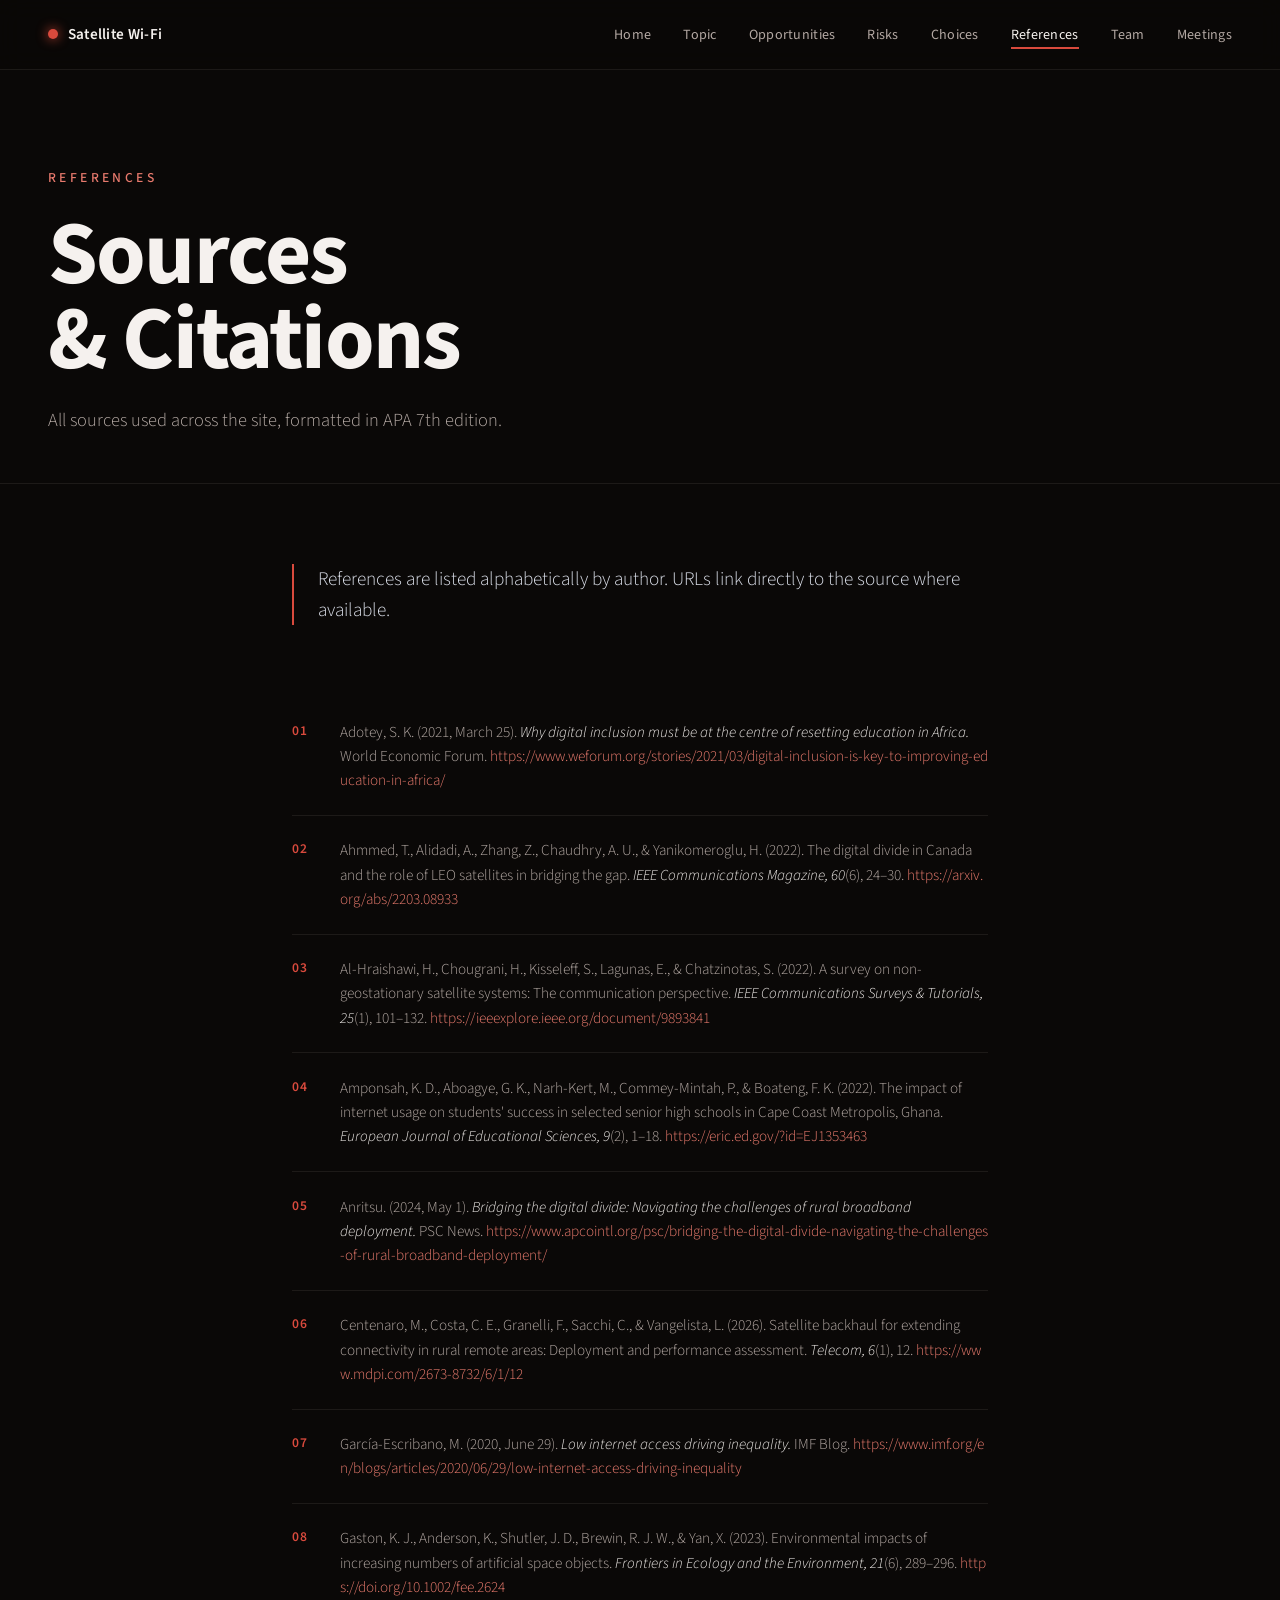
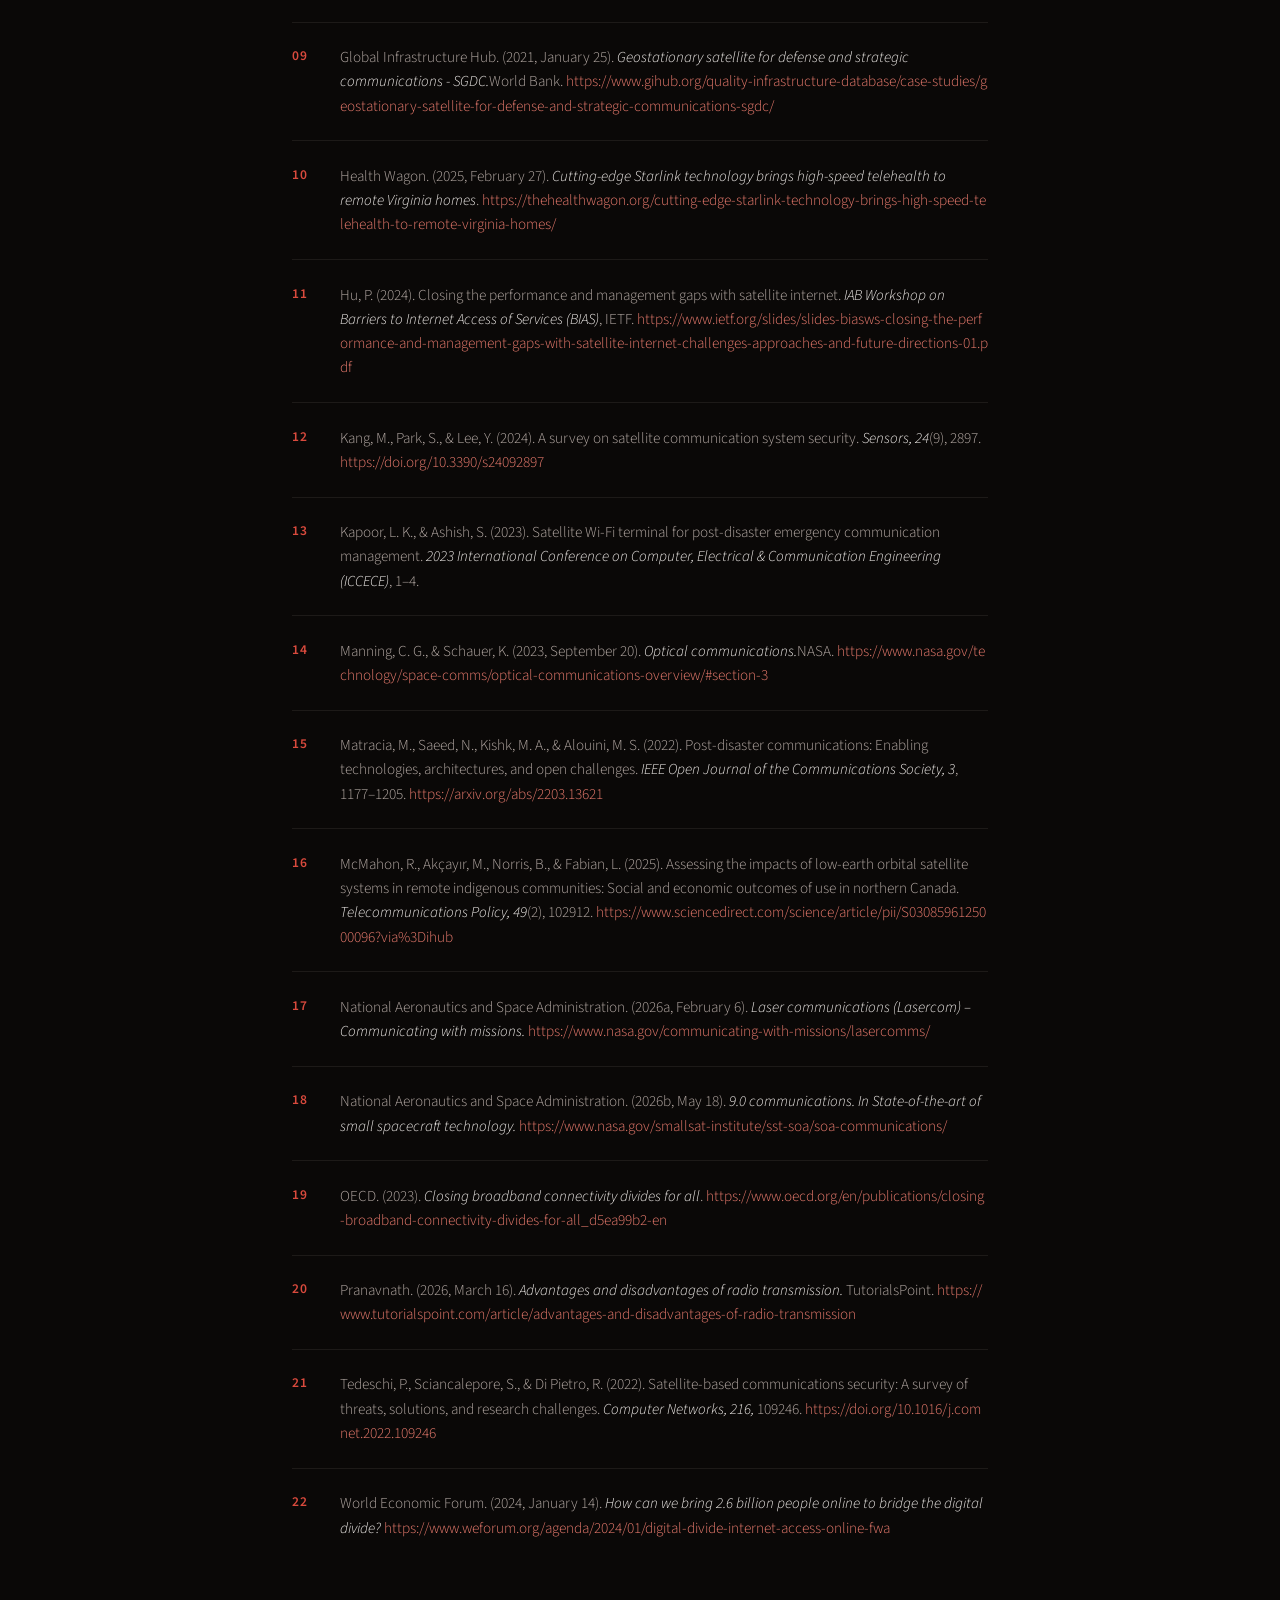
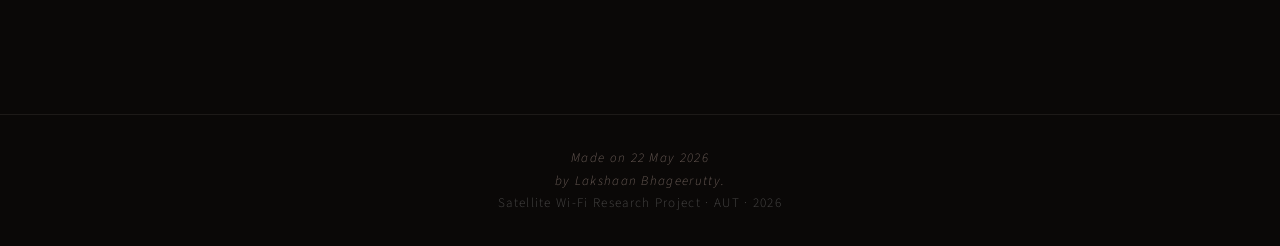
<file: pages/references.html>
<!DOCTYPE html>
<html lang="en">

<head>
  <meta charset="UTF-8">
  <meta name="viewport" content="width=device-width, initial-scale=1.0">
  <title>Satellite Wi-Fi</title>
  <link rel="stylesheet" href="../styles/satellite-style.css">
  <link rel="preconnect" href="https://fonts.googleapis.com">
  <link rel="preconnect" href="https://fonts.gstatic.com" crossorigin>
  <link href="https://fonts.googleapis.com/css2?family=Source+Sans+3:ital,wght@0,200..900;1,200..900&display=swap"
    rel="stylesheet">
</head>

<body>

  <!-- ============== NAVIGATION ============== -->
  <nav class="navbar">
    <div class="nav-brand">
      <span class="brand-dot"></span>
      <span class="brand-name">Satellite Wi-Fi</span>
    </div>
    <ul class="nav-links">
      <li><a href="../index.html">Home</a></li>
      <li><a href="topic.html">Topic</a></li>
      <li><a href="opportunities.html">Opportunities</a></li>
      <li><a href="risks.html">Risks</a></li>
      <li><a href="choices.html">Choices</a></li>
      <li><a href="references.html" class="active">References</a></li>
      <li><a href="team-members.html">Team</a></li>
      <li><a href="meetings.html">Meetings</a></li>
    </ul>
  </nav>

  <!-- ============== HERO ============== -->
  <header class="hero hero-small hero-flat">
    <div class="hero-content">
      <p class="hero-tag">References</p>
      <h1 class="hero-title">Sources<br>&amp; Citations</h1>
      <p class="hero-sub">All sources used across the site, formatted in APA 7th edition.</p>
    </div>
  </header>

  <!-- ============== REFERENCES LIST ============== -->
  <main class="content">

    <section class="section">
      <p class="lede">
        References are listed alphabetically by author. URLs link directly to the source where available.
      </p>
    </section>

    <section class="section ref-section">
      <ol class="ref-list">

        <li class="ref-item">
          Adotey, S. K. (2021, March 25). <em>Why digital inclusion must be at the centre of resetting education in
            Africa.</em> World Economic Forum.
          <a href="https://www.weforum.org/stories/2021/03/digital-inclusion-is-key-to-improving-education-in-africa/ ">https://www.weforum.org/stories/2021/03/digital-inclusion-is-key-to-improving-education-in-africa/
          </a>
        </li>

        <li class="ref-item">
          Ahmmed, T., Alidadi, A., Zhang, Z., Chaudhry, A. U., &amp; Yanikomeroglu, H. (2022). The digital divide in
          Canada and the role of LEO satellites in bridging the gap. <em>IEEE Communications Magazine, 60</em>(6),
          24&ndash;30.
          <a href="https://arxiv.org/abs/2203.08933">https://arxiv.org/abs/2203.08933</a>
        </li>

        <li class="ref-item">
          Al-Hraishawi, H., Chougrani, H., Kisseleff, S., Lagunas, E., &amp; Chatzinotas, S. (2022). A survey on
          non-geostationary satellite systems: The communication perspective. <em>IEEE Communications Surveys &amp;
            Tutorials, 25</em>(1), 101&ndash;132.
          <a href="https://ieeexplore.ieee.org/document/9893841">https://ieeexplore.ieee.org/document/9893841</a>
        </li>

        <li class="ref-item">
          Amponsah, K. D., Aboagye, G. K., Narh-Kert, M., Commey-Mintah, P., & Boateng, F. K. (2022). The impact of
          internet usage on students' success in selected senior high schools in Cape Coast Metropolis, Ghana.
          <em>European Journal of Educational Sciences, 9</em>(2), 1–18.
          <a href="https://eric.ed.gov/?id=EJ1353463">https://eric.ed.gov/?id=EJ1353463</a>
        </li>

        <li class="ref-item">
          Anritsu. (2024, May 1).
          <em>Bridging the digital divide: Navigating the challenges of rural broadband deployment.</em> PSC News.
          <a
            href="https://www.apcointl.org/psc/bridging-the-digital-divide-navigating-the-challenges-of-rural-broadband-deployment/">https://www.apcointl.org/psc/bridging-the-digital-divide-navigating-the-challenges-of-rural-broadband-deployment/</a>
        </li>

        <li class="ref-item">
          Centenaro, M., Costa, C. E., Granelli, F., Sacchi, C., &amp; Vangelista, L. (2026). Satellite backhaul for
          extending connectivity in rural remote areas: Deployment and performance assessment. <em>Telecom, 6</em>(1),
          12.
          <a href="https://www.mdpi.com/2673-8732/6/1/12">https://www.mdpi.com/2673-8732/6/1/12</a>
        </li>

        <li class="ref-item">
          García-Escribano, M. (2020, June 29). <em>Low internet access driving inequality.</em> IMF Blog.
          <a href="https://www.imf.org/en/blogs/articles/2020/06/29/low-internet-access-driving-inequality"
            target="blank">https://www.imf.org/en/blogs/articles/2020/06/29/low-internet-access-driving-inequality</a>
        </li>

        <li class="ref-item">
          Gaston, K. J., Anderson, K., Shutler, J. D., Brewin, R. J. W., & Yan, X. (2023). Environmental impacts of
          increasing numbers of artificial space objects. <em>Frontiers in Ecology and the Environment, 21</em>(6),
          289–296.
          <a href="https://doi.org/10.1002/fee.2624" target="blank">https://doi.org/10.1002/fee.2624</a>
        </li>

        <li class="ref-item">
          Global Infrastructure Hub. (2021, January 25). <em>Geostationary satellite for defense and strategic
            communications - SGDC.</em>World Bank.
          <a href="https://www.gihub.org/quality-infrastructure-database/case-studies/geostationary-satellite-for-defense-and-strategic-communications-sgdc/"
            target="blank">https://www.gihub.org/quality-infrastructure-database/case-studies/geostationary-satellite-for-defense-and-strategic-communications-sgdc/</a>
        </li>

        <li class="ref-item">
          Health Wagon. (2025, February 27). <em>Cutting-edge Starlink technology brings high-speed telehealth to remote
            Virginia homes</em>.
          <a
            href="https://thehealthwagon.org/cutting-edge-starlink-technology-brings-high-speed-telehealth-to-remote-virginia-homes/">https://thehealthwagon.org/cutting-edge-starlink-technology-brings-high-speed-telehealth-to-remote-virginia-homes/</a>
        </li>

        <li class="ref-item">
          Hu, P. (2024). Closing the performance and management gaps with satellite internet. <em>IAB Workshop on
            Barriers to Internet Access of Services (BIAS)</em>, IETF.
          <a href="https://www.ietf.org/slides/slides-biasws-closing-the-performance-and-management-gaps-with-satellite-internet-challenges-approaches-and-future-directions-01.pdf"
            target="blank">https://www.ietf.org/slides/slides-biasws-closing-the-performance-and-management-gaps-with-satellite-internet-challenges-approaches-and-future-directions-01.pdf</a>
        </li>

        <li class="ref-item">
          Kang, M., Park, S., & Lee, Y. (2024). A survey on satellite communication system security. <em>Sensors,
            24</em>(9), 2897.
          <a href="https://doi.org/10.3390/s24092897" target="blank">https://doi.org/10.3390/s24092897</a>
        </li>

        <li class="ref-item">
          Kapoor, L. K., &amp; Ashish, S. (2023). Satellite Wi-Fi terminal for post-disaster emergency communication
          management. <em>2023 International Conference on Computer, Electrical &amp; Communication Engineering
            (ICCECE)</em>, 1&ndash;4.
        </li>

        <li class="ref-item">
          Manning, C. G., & Schauer, K. (2023, September 20). <em>Optical communications.</em>NASA.
          <a
            href="https://www.nasa.gov/technology/space-comms/optical-communications-overview/#section-3">https://www.nasa.gov/technology/space-comms/optical-communications-overview/#section-3</a>
        </li>

        <li class="ref-item">
          Matracia, M., Saeed, N., Kishk, M. A., &amp; Alouini, M. S. (2022). Post-disaster communications: Enabling
          technologies, architectures, and open challenges. <em>IEEE Open Journal of the Communications Society,
            3</em>, 1177&ndash;1205.
          <a href="https://arxiv.org/abs/2203.13621">https://arxiv.org/abs/2203.13621</a>
        </li>

        <li class="ref-item">
          McMahon, R., Akçayır, M., Norris, B., & Fabian, L. (2025). Assessing the impacts of low-earth orbital
          satellite systems in remote indigenous communities: Social and economic outcomes of use in northern Canada.
          <em>Telecommunications Policy, 49</em>(2), 102912.
          <a
            href="https://www.sciencedirect.com/science/article/pii/S0308596125000096?via%3Dihub">https://www.sciencedirect.com/science/article/pii/S0308596125000096?via%3Dihub</a>
        </li>

        <li class="ref-item">
          National Aeronautics and Space Administration. (2026a, February 6).
          <em>Laser communications (Lasercom) – Communicating with missions.</em>
          <a
            href="https://www.nasa.gov/communicating-with-missions/lasercomms/">https://www.nasa.gov/communicating-with-missions/lasercomms/</a>
        </li>

        <li class="ref-item">
          National Aeronautics and Space Administration. (2026b, May 18).
          <em>9.0 communications. In State-of-the-art of small spacecraft technology.</em>
          <a
            href="https://www.nasa.gov/smallsat-institute/sst-soa/soa-communications/">https://www.nasa.gov/smallsat-institute/sst-soa/soa-communications/</a>
        </li>

        <li class="ref-item">
          OECD. (2023). <em>Closing broadband connectivity divides for all</em>.
          <a
            href="https://www.oecd.org/en/publications/closing-broadband-connectivity-divides-for-all_d5ea99b2-en">https://www.oecd.org/en/publications/closing-broadband-connectivity-divides-for-all_d5ea99b2-en</a>
        </li>

        <li class="ref-item">
          Pranavnath. (2026, March 16). <em>Advantages and disadvantages of radio transmission.</em> TutorialsPoint.
          <a
            href="https://www.tutorialspoint.com/article/advantages-and-disadvantages-of-radio-transmission">https://www.tutorialspoint.com/article/advantages-and-disadvantages-of-radio-transmission</a>
        </li>

        <li class="ref-item">
          Tedeschi, P., Sciancalepore, S., & Di Pietro, R. (2022). Satellite-based communications security: A survey
          of threats, solutions, and research challenges. <em>Computer Networks, 216, </em>109246.
          <a href="https://doi.org/10.1016/j.comnet.2022.109246"
            target="blank">https://doi.org/10.1016/j.comnet.2022.109246</a>
        </li>

        <li class="ref-item">
          World Economic Forum. (2024, January 14). <em>How can we bring 2.6 billion people online to bridge the
            digital divide?</em>
          <a
            href="https://www.weforum.org/agenda/2024/01/digital-divide-internet-access-online-fwa">https://www.weforum.org/agenda/2024/01/digital-divide-internet-access-online-fwa</a>
        </li>

        <!-- TODO: When other team members add their references, slot them in here in alphabetical order -->

      </ol>
    </section>

  </main>

  <!-- ============== FOOTER ============== -->
  <footer class="footer">
    <address>Made on 22 May 2026<br>
      by Lakshaan Bhageerutty.</address>
    <p>Satellite Wi-Fi Research Project &middot; AUT &middot; 2026</p>
  </footer>

</body>

</html>
</file>
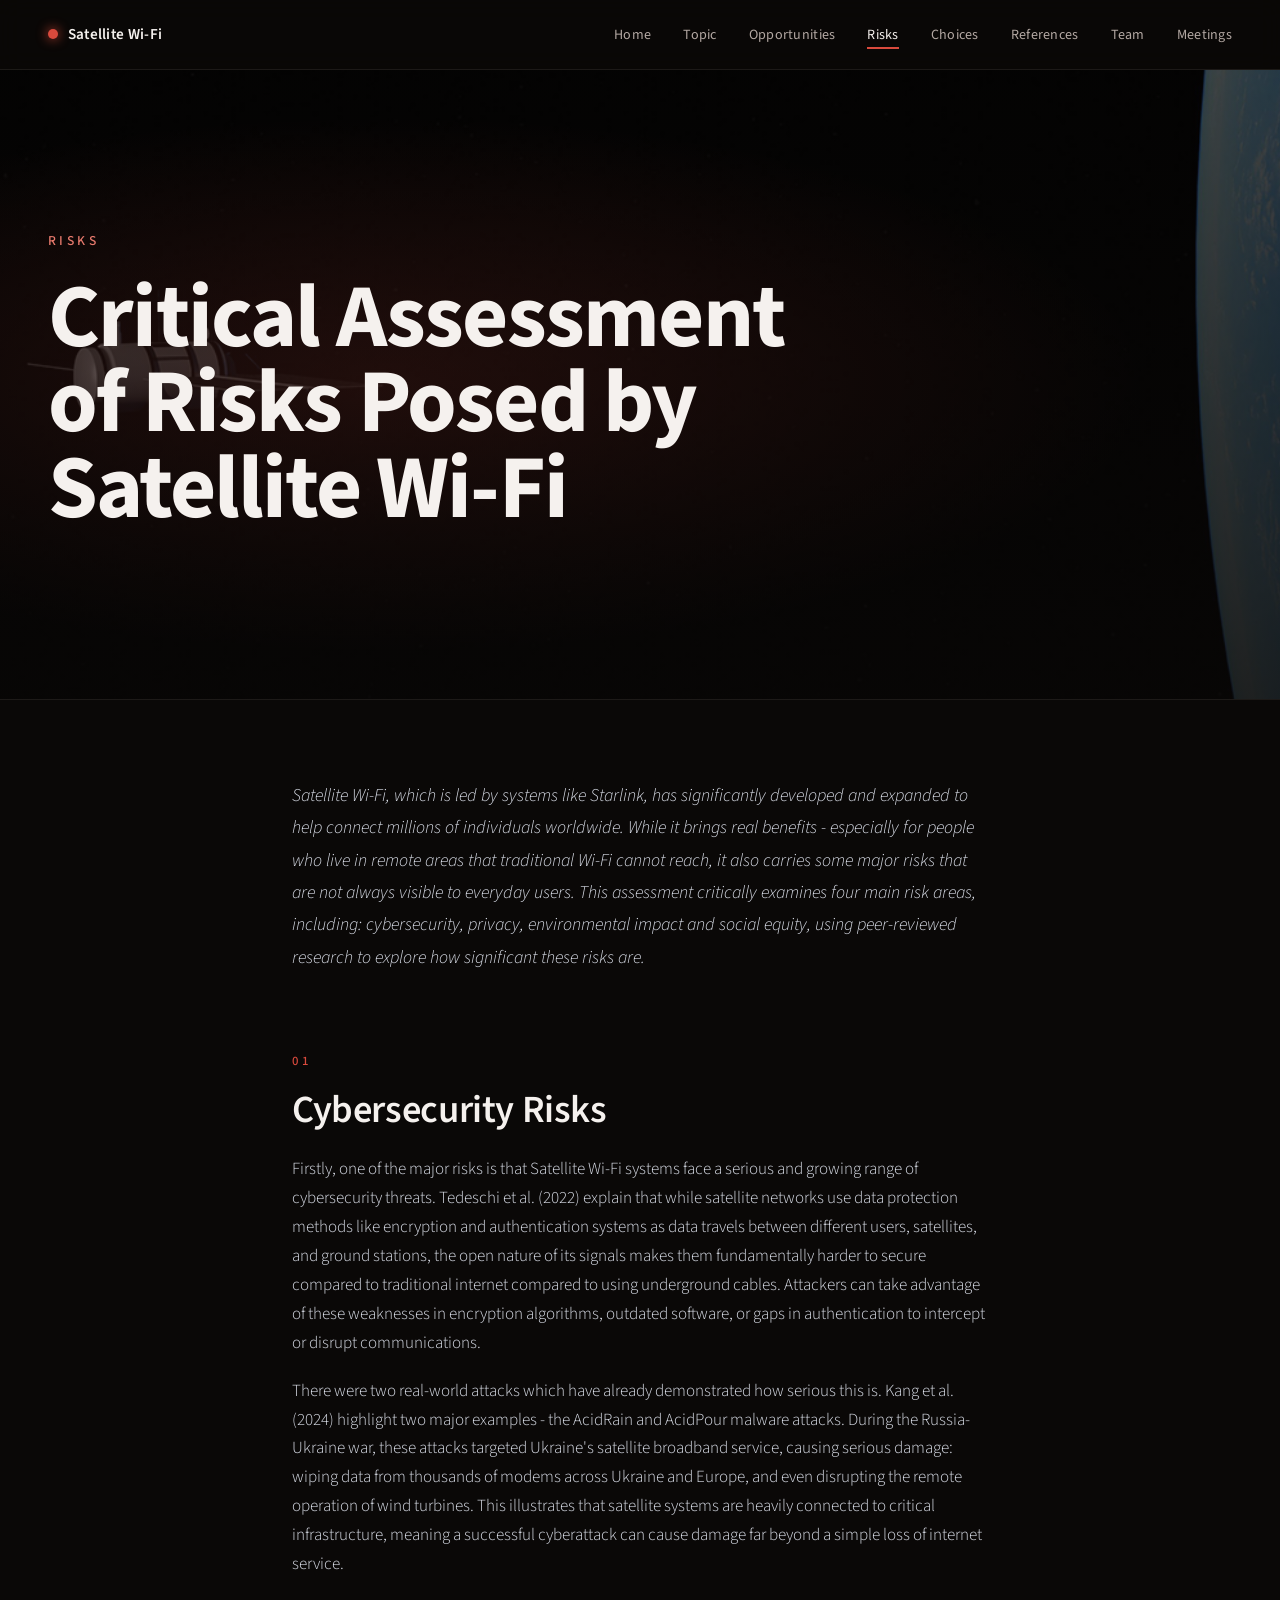
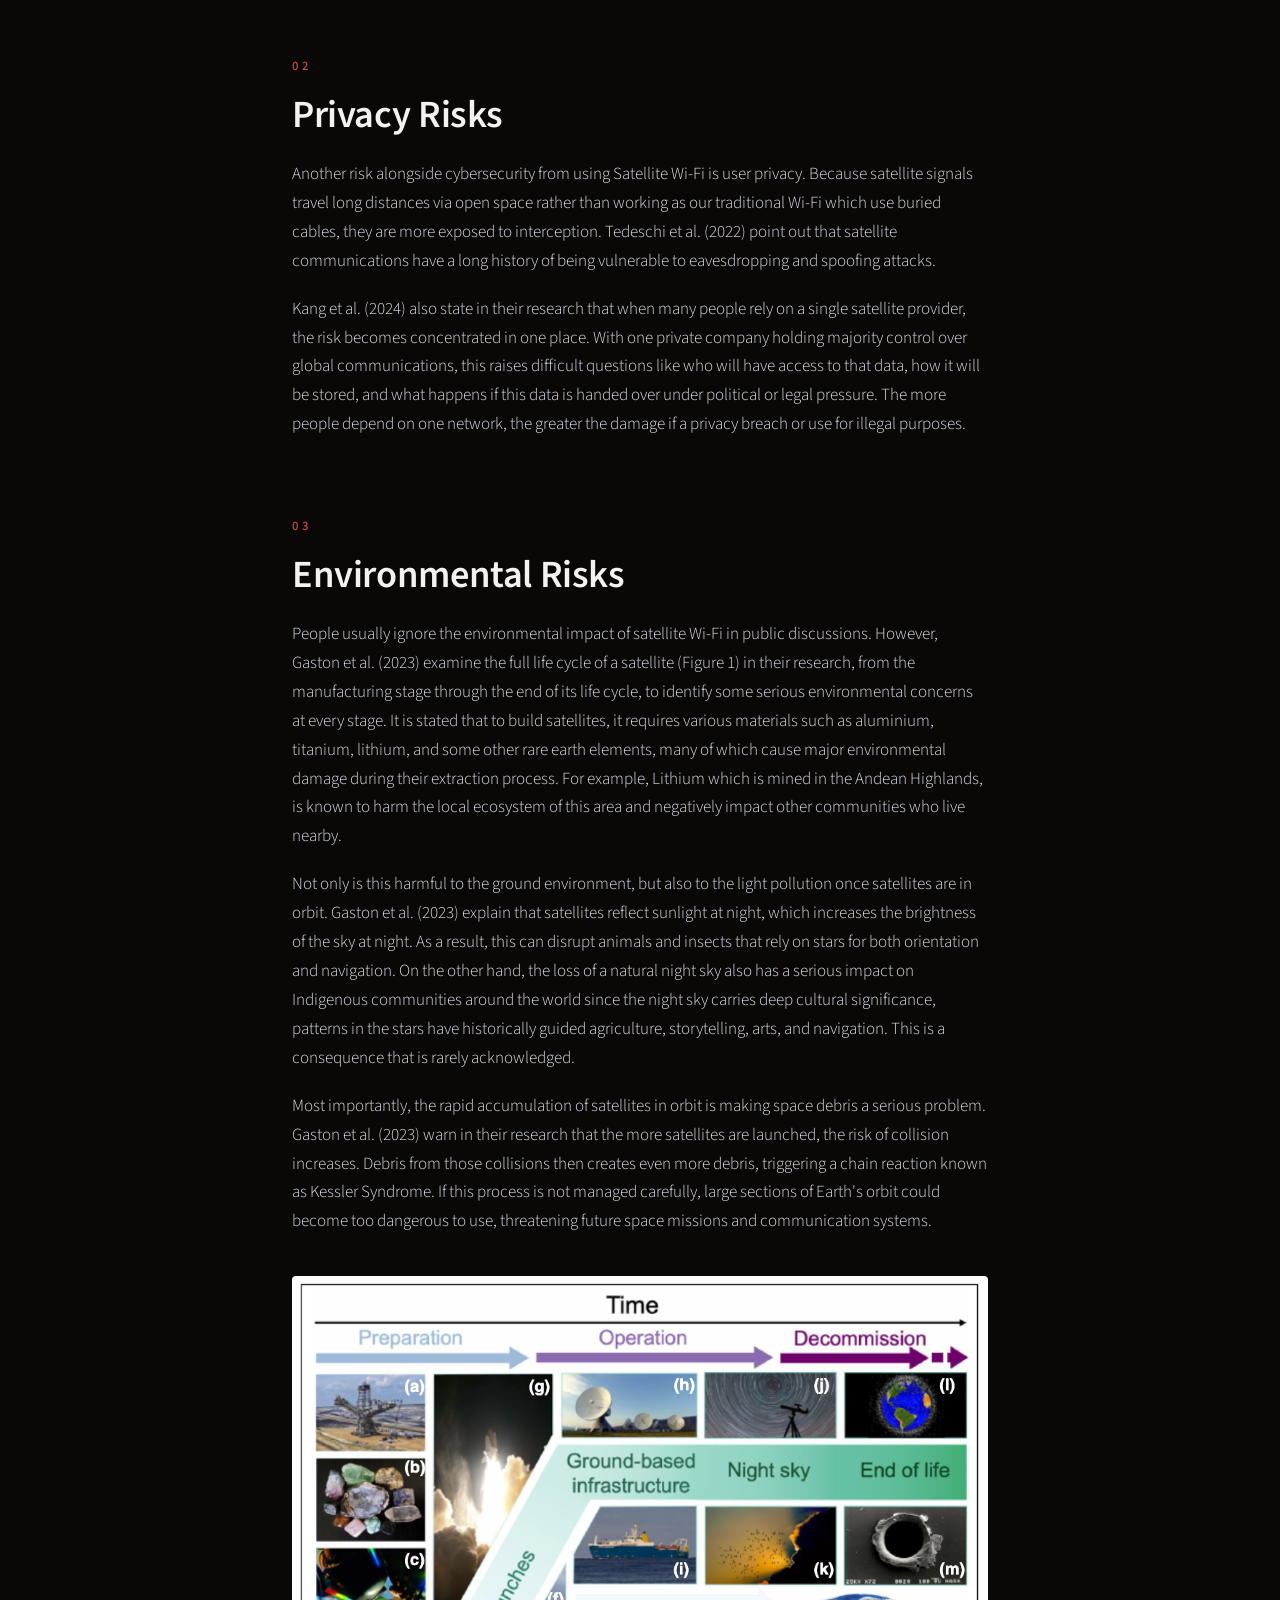
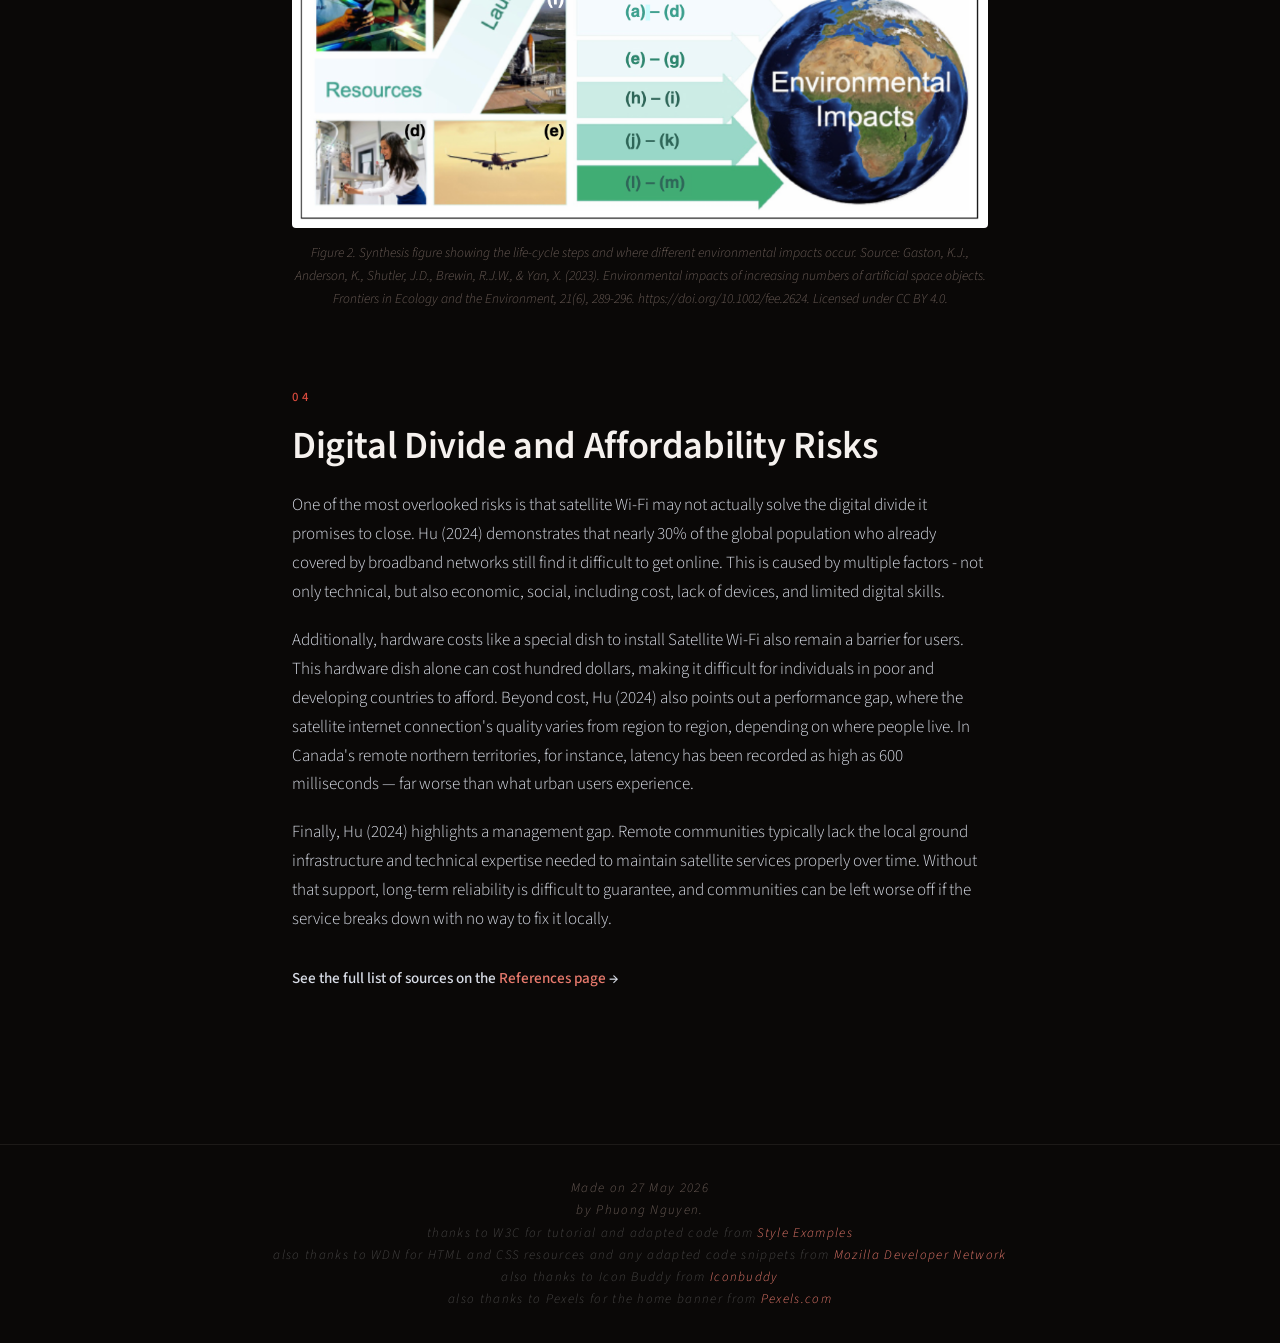
<file: pages/risks.html>
<!DOCTYPE html PUBLIC "-//W3C//DTD HTML 4.01//EN">
<html>

<head>
  <title>Satellite Wi-Fi</title>
  <link rel="stylesheet" href="../styles/satellite-style.css">
  <link rel="preconnect" href="https://fonts.googleapis.com">
  <link rel="preconnect" href="https://fonts.gstatic.com" crossorigin>
  <link href="https://fonts.googleapis.com/css2?family=Source+Sans+3:ital,wght@0,200..900;1,200..900&display=swap"
    rel="stylesheet">
</head>

<body>

  <!-- Site navigation menu -->
  <!-- ============== NAVIGATION ============== -->
  <nav class="navbar">
    <div class="nav-brand">
      <span class="brand-dot"></span>
      <span class="brand-name">Satellite Wi-Fi</span>
    </div>
    <ul class="nav-links">
      <li><a href="../index.html">Home</a></li>
      <li><a href="topic.html">Topic</a></li>
      <li><a href="opportunities.html">Opportunities</a></li>
      <li><a class="active" href="risks.html">Risks</a></li>
      <li><a href="choices.html">Choices</a></li>
      <li><a href="references.html">References</a></li>
      <li><a href="team-members.html">Team</a></li>
      <li><a href="meetings.html">Meetings</a></li>
    </ul>
  </nav>

  <header class="hero">
    <img src="../images/risks-banner.jpg" alt="Silhouette of a large satellite dish against a cloudy sky"
      class="hero-bg">

    <div class="hero-content">
      <p class="hero-tag">Risks</p>
      <h1 class="hero-title">Critical Assessment<br>of Risks Posed by Satellite Wi-Fi</h1>
    </div>
  </header>

  <!-- Main content -->
  <main class="content">
    <section class="section">
      <p class="intro">
        Satellite Wi-Fi, which is led by systems like Starlink, has significantly developed and expanded to help connect
        millions of individuals worldwide. While it brings real benefits - especially for people who live in remote
        areas that traditional Wi-Fi cannot reach, it also carries some major risks that are not always visible to
        everyday users. This assessment critically examines four main risk areas, including: cybersecurity, privacy,
        environmental impact and social equity, using peer-reviewed research to explore how significant these risks are.

      </p>
    </section>

    <section class="section">
      <span class="section-number">01</span>
      <h2 class="section-title">Cybersecurity Risks</h2>
      <p>
        Firstly, one of the major risks is that Satellite Wi-Fi systems face a serious and growing range of
        cybersecurity threats. Tedeschi et al. (2022) explain that while satellite networks use data protection methods
        like encryption and authentication systems as data travels between different users, satellites, and ground
        stations, the open nature of its signals makes them fundamentally harder to secure compared to traditional
        internet compared to using underground cables. Attackers can take advantage of these weaknesses in encryption
        algorithms, outdated software, or gaps in authentication to intercept or disrupt communications.
      </p>
      <p>
        There were two real-world attacks which have already demonstrated how serious this is. Kang et al. (2024)
        highlight two major examples - the AcidRain and AcidPour malware attacks. During the Russia-Ukraine war, these
        attacks targeted Ukraine's satellite broadband service, causing serious damage: wiping data from thousands of
        modems across Ukraine and Europe, and even disrupting the remote operation of wind turbines. This illustrates
        that satellite systems are heavily connected to critical infrastructure, meaning a successful cyberattack can
        cause damage far beyond a simple loss of internet service.
      </p>

     
    </section>

    <section class="section">
      <span class="section-number">02</span>
      <h2 class="section-title">Privacy Risks</h2>
      <p>
        Another risk alongside cybersecurity from using Satellite Wi-Fi is user privacy. Because satellite signals
        travel long distances via open space rather than working as our traditional Wi-Fi which use buried cables, they
        are more exposed to interception. Tedeschi et al. (2022) point out that satellite communications have a long
        history of being vulnerable to eavesdropping and spoofing attacks.
      </p>
      <p>
        Kang et al. (2024) also state in their research that when many people rely on a single satellite provider, the
        risk becomes concentrated in one place. With one private company holding majority control over global
        communications, this raises difficult questions like who will have access to that data, how it will be stored,
        and what happens if this data is handed over under political or legal pressure. The more people depend on one
        network, the greater the damage if a privacy breach or use for illegal purposes.
      </p>

     
    </section>

    <section class="section">
      <span class="section-number">03</span>
      <h2 class="section-title">Environmental Risks</h2>
      <p>
        People usually ignore the environmental impact of satellite Wi-Fi in public discussions. However, Gaston et al.
        (2023) examine the full life cycle of a satellite (Figure 1) in their research, from the manufacturing stage
        through the
        end of its life cycle, to identify some serious environmental concerns at every stage. It is stated that to
        build satellites, it requires various materials such as aluminium, titanium, lithium, and some other rare earth
        elements, many of which cause major environmental damage during their extraction process. For example, Lithium
        which is mined in the Andean Highlands, is known to harm the local ecosystem of this area and negatively impact
        other communities who live nearby.
      </p>
      <p>
        Not only is this harmful to the ground environment, but also to the light pollution once satellites are in
        orbit. Gaston et al. (2023) explain that satellites reflect sunlight at night, which increases the brightness of
        the sky at night. As a result, this can disrupt animals and insects that rely on stars for both orientation and
        navigation. On the other hand, the loss of a natural night sky also has a serious impact on Indigenous
        communities around the world since the night sky carries deep cultural significance, patterns in the stars have
        historically guided agriculture, storytelling, arts, and navigation. This is a consequence that is rarely
        acknowledged.
      </p>
      <p>
        Most importantly, the rapid accumulation of satellites in orbit is making space debris a serious problem. Gaston
        et al. (2023) warn in their research that the more satellites are launched, the risk of collision increases.
        Debris from those collisions then creates even more debris, triggering a chain reaction known as Kessler
        Syndrome. If this process is not managed carefully, large sections of Earth's orbit could become too dangerous
        to use, threatening future space missions and communication systems.
      </p>

      <!-- Fixed wireless broadband subscriber growth chart -->
      <figure class="figure">
        <img src="../images/life-cycle-steps-satellite.png"
          alt="Life-cycle showing steps of satellite">
        <figcaption>Figure 2. Synthesis figure showing the life-cycle steps and where different environmental impacts
          occur. Source: Gaston, K.J., Anderson, K., Shutler, J.D., Brewin, R.J.W., & Yan, X. (2023). Environmental
          impacts of increasing numbers of artificial space objects. Frontiers in Ecology and the Environment, 21(6),
          289-296. https://doi.org/10.1002/fee.2624. Licensed under CC BY 4.0.</figcaption>
      </figure>
    </section>

    <section class="section">
      <span class="section-number">04</span>
      <h2 class="section-title">Digital Divide and Affordability Risks</h2>
      <p>
        One of the most overlooked risks is that satellite Wi-Fi may not actually solve the digital divide it promises
        to close. Hu (2024) demonstrates that nearly 30% of the global population who already covered by broadband
        networks still find it difficult to get online. This is caused by multiple factors - not only technical, but
        also economic, social, including cost, lack of devices, and limited digital skills.
      </p>
      <p>
        Additionally, hardware costs like a special dish to install Satellite Wi-Fi also remain a barrier for users.
        This hardware dish alone can cost hundred dollars, making it difficult for individuals in poor and developing
        countries to afford. Beyond cost, Hu (2024) also points out a performance gap, where the satellite internet
        connection's quality varies from region to region, depending on where people live. In Canada's remote northern
        territories, for instance, latency has been recorded as high as 600 milliseconds — far worse than what urban
        users experience.
      </p>
      <p>
        Finally, Hu (2024) highlights a management gap. Remote communities typically lack the local ground
        infrastructure and technical expertise needed to maintain satellite services properly over time. Without that
        support, long-term reliability is difficult to guarantee, and communities can be left worse off if the service
        breaks down with no way to fix it locally.
      </p>

      <p class="see-more">
        See the full list of sources on the <a href="references.html">References page</a> &rarr;
      </p>
    </section>



  </main>
  <!-- Sign and date the page, it's only polite! -->
  <div class="footer">
    <address>Made on 27 May 2026<br>
      by Phuong Nguyen.</address>



    <p><em>thanks to W3C for tutorial and adapted code from <a
          href="https://www.w3.org/Style/Examples/011/firstcss.en.html">Style Examples</a></p></em>
    <p><em>also thanks to WDN for HTML and CSS resources and any adapted code snippets from <a
          href="https://developer.mozilla.org/en-US/docs/Web">Mozilla Developer Network</a></p></em>
    <p><em>also thanks to Icon Buddy from <a href="https://iconbuddy.com/">Iconbuddy</a></em></p>
    <p><em>also thanks to Pexels for the home banner from <a href="https://www.pexels.com/">Pexels.com</a></em></p>
  </div>

</html>
</file>
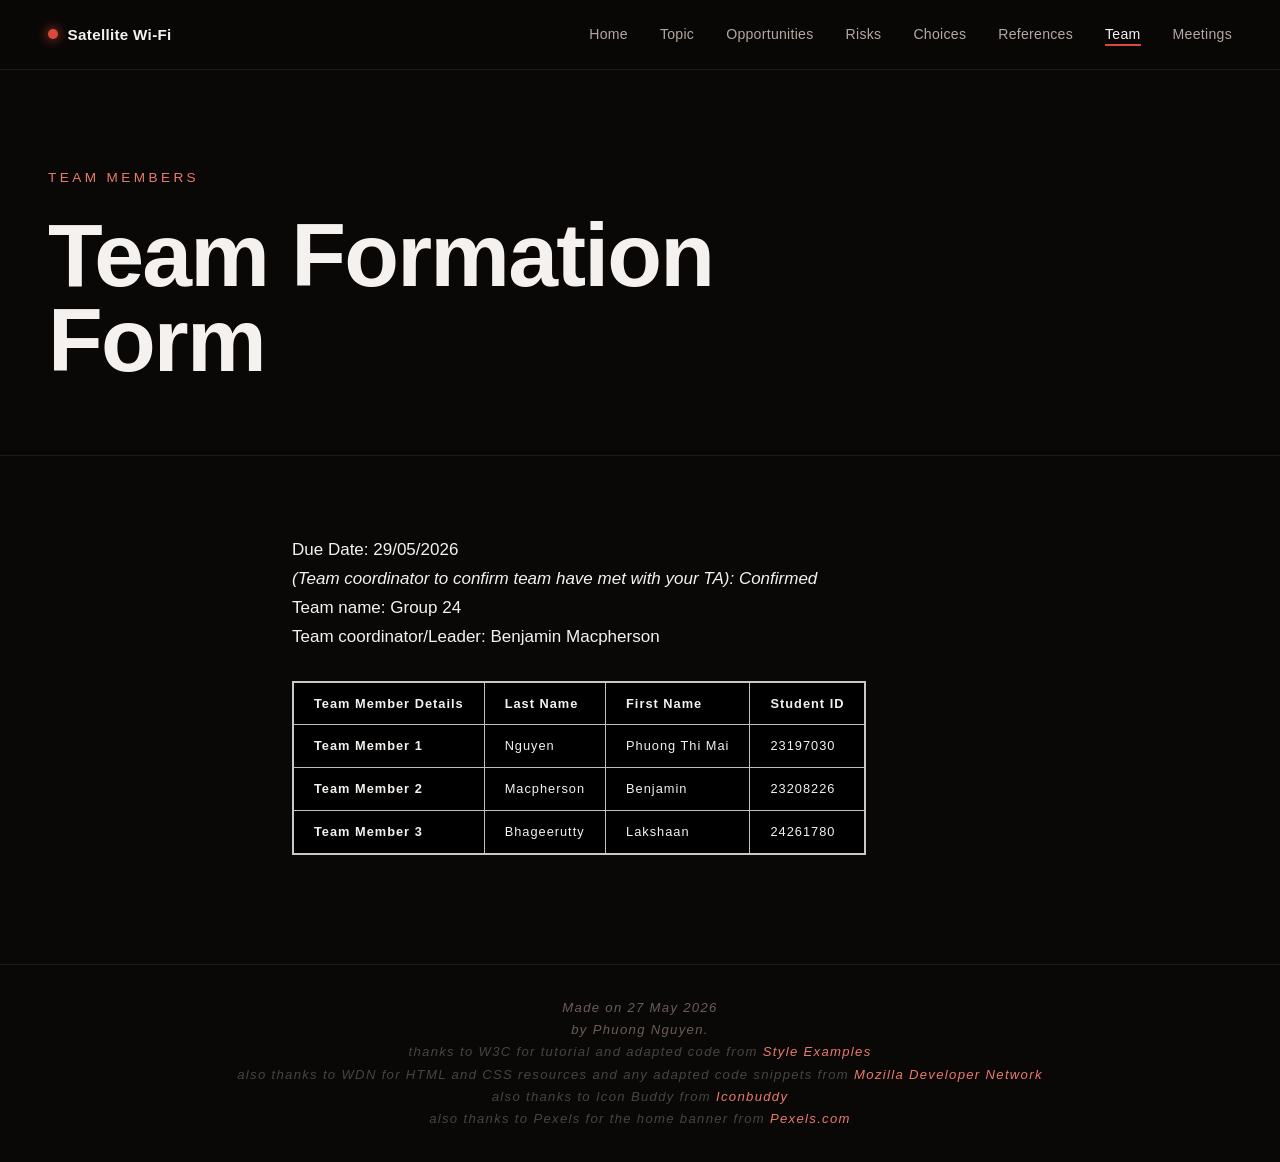
<file: pages/team-members.html>
<!DOCTYPE html PUBLIC "-//W3C//DTD HTML 4.01//EN">
<html>

<head>
    <meta charset="UTF-8">
    <title>Satellite Wi-Fi</title>
    <!-- <link rel="stylesheet" href="../styles/minimal-table.css" type="text/css"> -->
    <link rel="stylesheet" href="../styles/satellite-style.css">

</head>

<body>
    <!-- Site navigation menu -->
    <!-- ============== NAVIGATION ============== -->
    <nav class="navbar">
        <div class="nav-brand">
            <span class="brand-dot"></span>
            <span class="brand-name">Satellite Wi-Fi</span>
        </div>
        <ul class="nav-links">
            <li><a href="../index.html">Home</a></li>
            <li><a href="topic.html">Topic</a></li>
            <li><a href="opportunities.html">Opportunities</a></li>
            <li><a href="risks.html">Risks</a></li>
            <li><a href="choices.html">Choices</a></li>
            <li><a href="references.html">References</a></li>
            <li><a class="active" href="team-members.html">Team</a></li>
            <li><a href="meetings.html">Meetings</a></li>
        </ul>
    </nav>

    <!-- ============== HERO ============== -->
    <header class="hero hero-small hero-flat">
        <div class="hero-content">
            <p class="hero-tag">Team members</p>
            <h1 class="hero-title">Team Formation Form</h1>

        </div>
    </header>

    <!-- Main content -->
    <main class="content">
        

        <h4>Due Date: 29/05/2026 </h4>
        <p><em>(Team coordinator to confirm team have met with your TA): Confirmed</em></p>

        <h4>
            <p>Team name: Group 24</p>
        </h4>

        <h4>
            <p>Team coordinator/Leader: Benjamin Macpherson</p></br>
        </h4>

        <table>
            <p>

                <body>
                    <th>Team Member Details</th>


                    <th scope="col" class="last name">Last Name</th>
                    <th scope="col" class="first name">First Name</th>
                    <th scope="col" class="id">Student ID</th>

                    </tr>
                    
            </p>

            <p align="left" </p>
                <th scope="row">Team Member 1</th>
                <td>Nguyen</td>
                <td>Phuong Thi Mai</td>
                <td>23197030</td>

                </tr>
            <p align="left" </p>
                <th scope="row">Team Member 2</th>
                <td>Macpherson</td>
                <td>Benjamin</td>
                <td>23208226</td>


                </tr>
                <th scope="row">Team Member 3</th>
                <td>Bhageerutty</td>
                <td>Lakshaan</td>
                <td>24261780</td>


                </tr>


        </table>


    </br>
        <p>
        
    </main>
    <!-- Sign and date the page, it's only polite! -->
   <div class="footer">
  <address>Made on 27 May 2026<br>
    by Phuong Nguyen.</address>



  <p><em>thanks to W3C for tutorial and adapted code from <a
        href="https://www.w3.org/Style/Examples/011/firstcss.en.html">Style Examples</a></p></em>
  <p><em>also thanks to WDN for HTML and CSS resources and any adapted code snippets from <a
        href="https://developer.mozilla.org/en-US/docs/Web">Mozilla Developer Network</a></p></em>
  <p><em>also thanks to Icon Buddy from <a href="https://iconbuddy.com/">Iconbuddy</a></em></p>
  <p><em>also thanks to Pexels for the home banner from <a href="https://www.pexels.com/">Pexels.com</a></em></p>
</div>
</body>

</html>
</file>
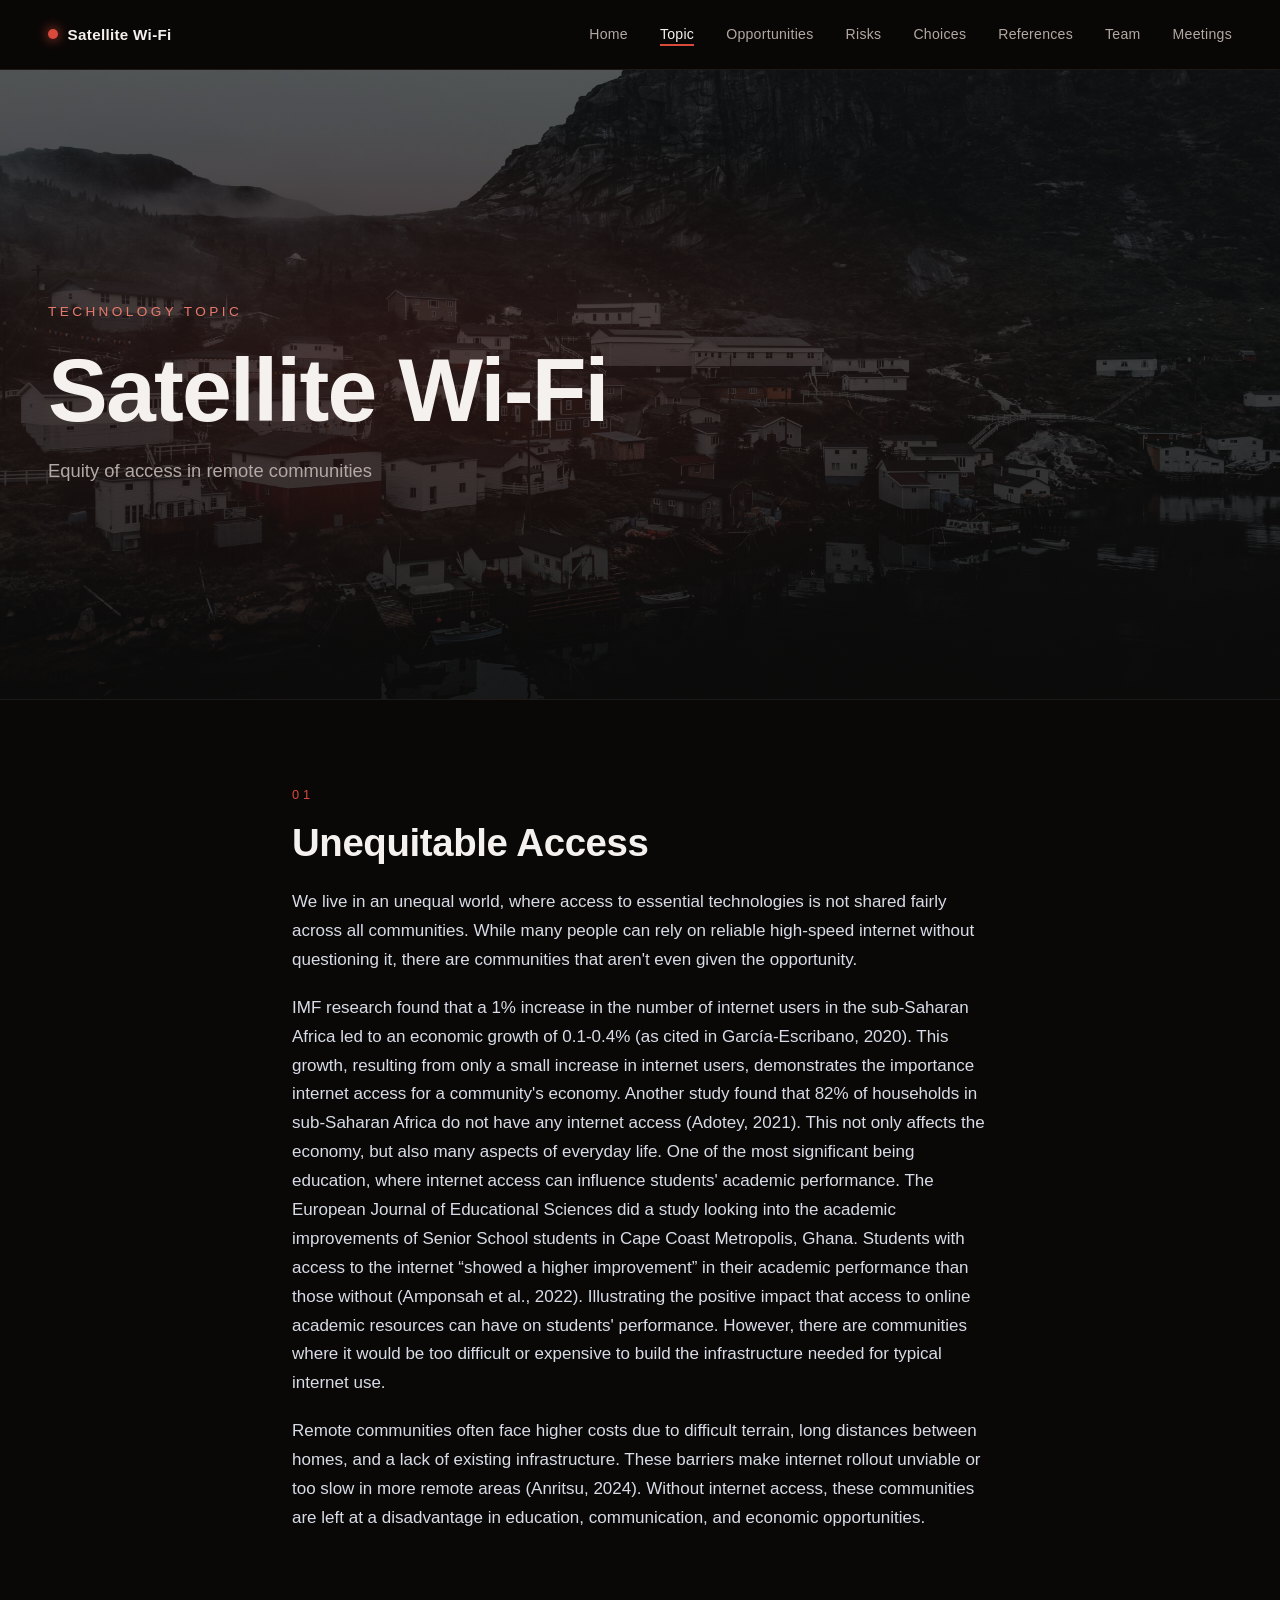
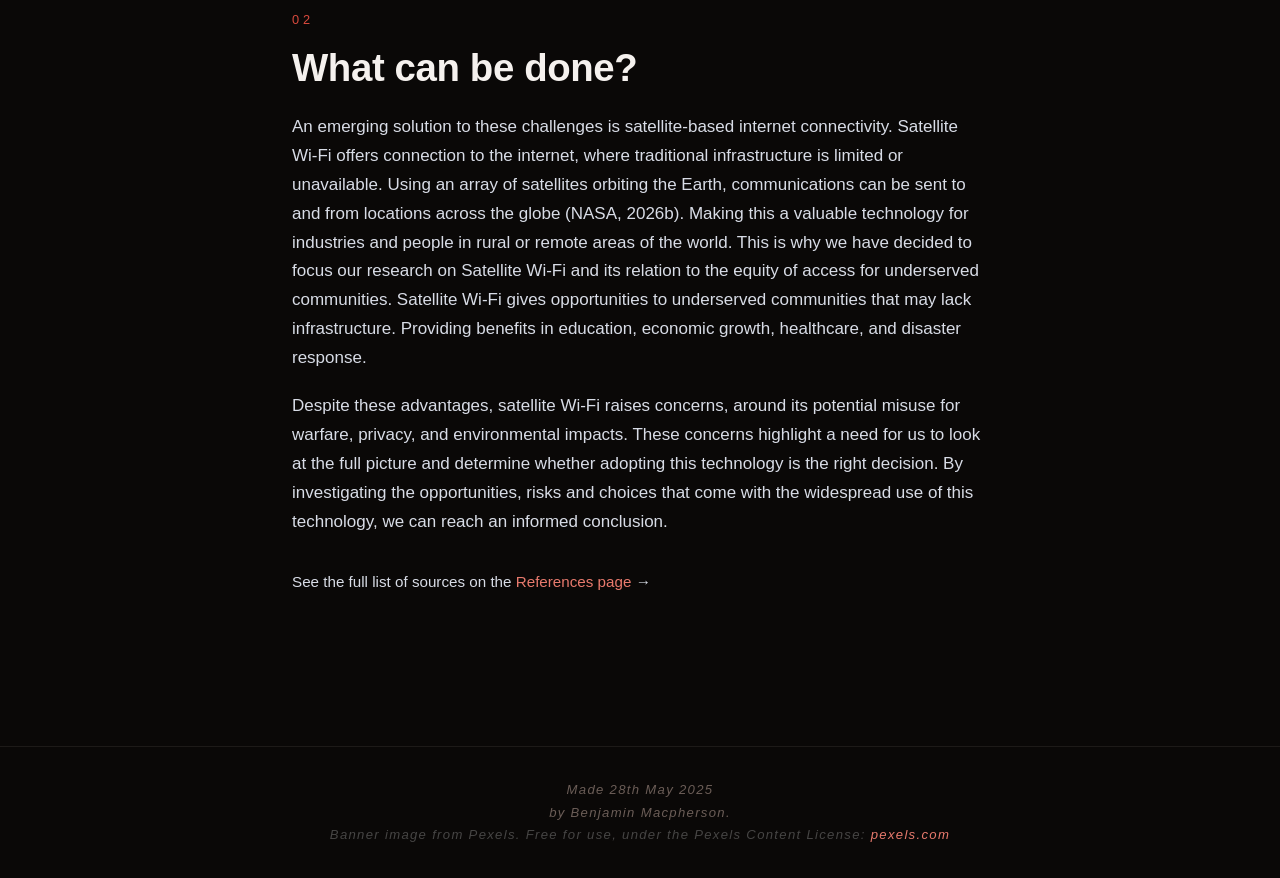
<file: pages/topic.html>
<!DOCTYPE html PUBLIC "-//W3C//DTD HTML 4.01//EN">
<html>

<head>
  <title>Satellite Wi-Fi</title>
  <link rel="stylesheet" href="../styles/satellite-style.css">
</head>

<body>

  <!-- ============== NAVIGATION ============== -->
  <nav class="navbar">
    <div class="nav-brand">
      <span class="brand-dot"></span>
      <span class="brand-name">Satellite Wi-Fi</span>
    </div>
    <ul class="nav-links">
      <li><a href="../index.html">Home</a></li>
      <li><a class="active" href="topic.html">Topic</a></li>
      <li><a href="opportunities.html">Opportunities</a></li>
      <li><a href="risks.html">Risks</a></li>
      <li><a href="choices.html">Choices</a></li>
      <li><a href="references.html">References</a></li>
      <li><a href="team-members.html">Team</a></li>
      <li><a href="meetings.html">Meetings</a></li>
    </ul>
  </nav>

  <!-- Main content -->
  <!-- ============== HERO ============== -->
  <header class="hero">
    <img src="../images/pexels-introspectivedsgn-17491761.jpg" alt="Remote Mountain Village in Canada" class="hero-bg">

    <div class="hero-content">
      <p class="hero-tag">Technology Topic</p>
      <h1 class="hero-title">Satellite Wi-Fi</h1>
      <p class="hero-sub">Equity of access in remote communities</p>
    </div>
  </header>

  <!-- ============== MAIN CONTENT ============== -->
  <main class="content">

    <section class="section">
      <span class="section-number">01</span>
      <h2 class="section-title">Unequitable Access</h2>
      <p>
        We live in an unequal world, where access to essential technologies is not shared fairly across all communities.
        While many people can rely on reliable high-speed internet without questioning it, there are communities that
        aren't even given the opportunity.
      </p>

      <p>
        IMF research found that a 1% increase in the number of internet users in the sub-Saharan Africa led to an
        economic growth of 0.1-0.4% (as cited in García-Escribano, 2020). This growth, resulting from only a small
        increase in internet users, demonstrates the importance internet access for a community's economy. Another study
        found that 82% of households in sub-Saharan Africa do not have any internet access (Adotey, 2021). This not only
        affects the economy, but also many aspects of everyday life. One of the most significant being education, where
        internet access can influence students' academic performance. The European Journal of Educational Sciences did a
        study looking into the academic improvements of Senior School students in Cape Coast Metropolis, Ghana. Students
        with access to the internet “showed a higher improvement” in their academic performance than those without
        (Amponsah et al., 2022). Illustrating the positive impact that access to online academic resources can have on
        students' performance. However, there are communities where it would be too difficult or expensive to build the
        infrastructure needed for typical internet use.
      </p>

      <p>
        Remote communities often face higher costs due to difficult terrain, long distances between homes, and a lack of
        existing infrastructure. These barriers make internet rollout unviable or too slow in more remote areas
        (Anritsu, 2024). Without internet access, these communities are left at a disadvantage in education,
        communication, and economic opportunities.
      </p>
    </section>

    <section class="section">
      <span class="section-number">02</span>
      <h2 class="section-title">What can be done?</h2>
      <p>
        An emerging solution to these challenges is satellite-based internet connectivity. Satellite Wi-Fi offers
        connection to the internet, where traditional infrastructure is limited or unavailable. Using an array of
        satellites orbiting the Earth, communications can be sent to and from locations across the globe (NASA, 2026b).
        Making this a valuable technology for industries and people in rural or remote areas of the world. This is why
        we have decided to focus our research on Satellite Wi-Fi and its relation to the equity of access for
        underserved communities. Satellite Wi-Fi gives opportunities to underserved communities that may lack
        infrastructure. Providing benefits in education, economic growth, healthcare, and disaster response.
      </p>

      <p>
        Despite these advantages, satellite Wi-Fi raises concerns, around its potential misuse for warfare, privacy, and
        environmental impacts. These concerns highlight a need for us to look at the full picture and determine whether
        adopting this technology is the right decision. By investigating the opportunities, risks and choices that come
        with the widespread use of this technology, we can reach an informed conclusion.
      </p>

      <p class="see-more">
        See the full list of sources on the <a href="references.html">References page</a> &rarr;
      </p>
    </section>
  </main>


    <footer class="footer">
      <!-- Sign and date the page, it's only polite! -->
      <address>Made 28th May 2025<br>
        by Benjamin Macpherson.</address>

      <p><em>Banner image from Pexels. Free for use, under the Pexels Content License: <a
            href="https://www.pexels.com/photo/village-built-among-mountains-on-lake-shore-17491761/">pexels.com</a></em>
      </p>
    </footer>
</html>
</file>
<file: styles/mystyles.css>
:root {
  --padding-sides: 5rem;
  --nav-margin-bottom: 5rem;

   /* Colour palette — matched to the Satellite Wi-Fi banner */
  --bg-deep: #0a0807;
  --bg-surface: #14100e;
  --bg-card: #1a1412;
  --ink-primary: #f5f1ee;
  --ink-muted: #b3a8a3;
  --ink-faint: #6b5d57;
  --accent: #d94a3d;
  --accent-soft: #e87a6d;
  --border: rgba(255, 240, 230, 0.08);
  --border-strong: rgba(255, 240, 230, 0.16);

}

body {
  font-family: "Source Sans 3", "Times New Roman", Times, serif;
  color: white;
  background-color: black;
}

.container {
  margin-right: auto;
  margin-left: auto;
  max-width: 1600px;
  display: block;
  width: 100%;
}

header {
  padding: 0rem var(--padding-sides) 0rem var(--padding-sides);
  display: flex;
  margin-bottom: var(--nav-margin-bottom);
  justify-content: space-between;
  align-items: center;
}

/* ============== NAVIGATION ============== */
.navbar {
  position: sticky;
  top: 0;
  z-index: 100;
  display: flex;
  justify-content: space-between;
  align-items: center;
  padding: 1.25rem 3rem;
  background: rgba(10, 8, 7, 0.85);
  backdrop-filter: blur(12px);
  -webkit-backdrop-filter: blur(12px);
  border-bottom: 1px solid var(--border);
}

.nav-brand {
  display: flex;
  align-items: center;
  gap: 0.6rem;
  font-family: var(--font-display);
  font-weight: 600;
  font-size: 0.95rem;
  letter-spacing: 0.02em;
}

.brand-dot {
  width: 10px;
  height: 10px;
  border-radius: 50%;
  background: var(--accent);
  box-shadow: 0 0 12px var(--accent);
}

.nav-links {
  list-style: none;
  display: flex;
  gap: 2rem;
}

.nav-links a {
  color: var(--ink-muted);
  text-decoration: none;
  font-size: 0.88rem;
  font-weight: 400;
  letter-spacing: 0.02em;
  transition: color 0.2s ease;
  position: relative;
  padding-bottom: 4px;
}

.nav-links a:hover {
  color: var(--ink-primary);
}

.nav-links a.active {
  color: var(--ink-primary);
}

.nav-links a.active::after {
  content: '';
  position: absolute;
  bottom: 0;
  left: 0;
  right: 0;
  height: 2px;
  background: var(--accent);
}

/*
ul.navbar {
  list-style-type: none;
  width: 1000px;
}

ul.navbar li {
  display: inline;
  margin: 0.5em 0;
  padding: 0.3em;
  border-right: 1em solid black;
}

ul.navbar a {
  text-decoration: none;
  color: white;
}

ul.navbar .active {
  border-bottom: 2px solid #ff230c;
}

ul.navbar a:hover {
  color: #fe877a;
}
  */

h1 {
  font-family: "Source Sans 3", Geneva, Arial, SunSans-Regular, sans-serif;
  font-size: 80px;
  line-height: 90%;
  margin: 0px;
}

h2 {
  font-family: "Source Sans 3", Geneva, Arial, SunSans-Regular, sans-serif;
  font-weight: 500;
  font-size: 60px;
  line-height: 90%;
  margin: 0px;
}

h3 {
  font-family: "Source Sans 3", Geneva, Arial, SunSans-Regular, sans-serif;
  font-weight: 300;
  font-size: 20px;
  line-height: 90%;
  margin: 0px;
  color: #f4f4f4;
}



.hero-section {
  padding: 0rem var(--padding-sides) 0rem var(--padding-sides);
  display: flex;
  justify-content: space-between;
  gap: 20px;
  margin-bottom: 4rem;
  margin-top: 4rem;
}

@media (min-width: 1600px) {
  .hero-section {
    padding: 0rem 14.5rem 0rem 14.5rem;
  }
}

.hero-section p {
  width: 30rem;
}

.hero-section .abstract {
  width: 54rem;
  line-height: 28px;
  color: #adadad;
  font-size: 17px;
}



#banner-image {
  text-align: center;
  margin-bottom: 4rem;
  width: 100%;
}

#card-container {
  display: flex;
  flex-wrap: wrap;
  justify-content: center;
  max-width: 1400px;
  gap: 20px;
  margin: 0 auto;
  padding-bottom: 6rem;
}

.card {
  flex: calc(33.33% - 20px);
  height: 15vh;
  border: 1px solid #d1d1d153;
  box-shadow: 0 4px 6px rgba(19, 19, 19, 0.1);
  border-radius: 3px;
  transition: transform 0.3s ease, box-shadow 0.3s ease;
  background-color: #000000;
}

.card:hover {

  border: 1px solid #ffffff;
  transform: scale(1.01) translateY(-3px);
  box-shadow: 0 20px 30px rgba(119, 119, 119, 0.15);

}

.card-content {
  margin-left: 3rem;
  margin-top: 1.5rem;
}

.card-link {
  text-decoration: none;
  
}



.text-container {
  padding: 10px;
}



address {
  margin-top: 1em;
  padding-top: 1em;
  border-top: thin dotted;
}

svg {
  padding-bottom: 1rem;
}

.footer {
  
  padding: 2rem 3rem;
  text-align: center;
  font-size: 0.82rem;
  color: var(--ink-faint);
  font-family: var(--font-display);
  letter-spacing: 0.1em;
}

.footer a {
  text-decoration: none;
  color: #e87a6d;
}

.footer p {
  color: #ababab5f;
}
</file>
<file: styles/satellite-style.css>
/* ============================================================
   Satellite Wi-Fi — Opportunities & References Pages
   ============================================================ */

/* ============== RESET & ROOT ============== */
*,
*::before,
*::after {
  box-sizing: border-box;
  margin: 0;
  padding: 0;
}

:root {
  /* Colour palette — matched to the Satellite Wi-Fi banner */
  --bg-deep: #0a0807;
  --bg-surface: #14100e;
  --bg-card: #1a1412;
  --ink-primary: #f5f1ee;
  --ink-muted: #b3a8a3;
  --ink-faint: #6b5d57;
  --accent: #d94a3d;
  --accent-soft: #e87a6d;
  --border: rgba(255, 240, 230, 0.08);
  --border-strong: rgba(255, 240, 230, 0.16);

  /* Typography — using Source Sans 3 site-wide for consistency */
  --font-display: 'Source Sans 3', sans-serif;
  --font-body: 'Source Sans 3', sans-serif;

  /* Layout */
  --max-content: 760px;
  --max-wide: 1200px;
}

html {
  scroll-behavior: smooth;
}

body {
  background-color: var(--bg-deep);
  color: var(--ink-primary);
  font-family: var(--font-body);
  font-size: 17px;
  line-height: 1.7;
  font-weight: 300;
  min-height: 100vh;
  overflow-x: hidden;
}

/* ============== NAVIGATION ============== */
.navbar {
  position: sticky;
  top: 0;
  z-index: 100;
  display: flex;
  justify-content: space-between;
  align-items: center;
  padding: 1.25rem 3rem;
  background: rgba(10, 8, 7, 0.85);
  backdrop-filter: blur(12px);
  -webkit-backdrop-filter: blur(12px);
  border-bottom: 1px solid var(--border);
}

.nav-brand {
  display: flex;
  align-items: center;
  gap: 0.6rem;
  font-family: var(--font-display);
  font-weight: 600;
  font-size: 0.95rem;
  letter-spacing: 0.02em;
}

.brand-dot {
  width: 10px;
  height: 10px;
  border-radius: 50%;
  background: var(--accent);
  box-shadow: 0 0 12px var(--accent);
}

.nav-links {
  list-style: none;
  display: flex;
  gap: 2rem;
}

.nav-links a {
  color: var(--ink-muted);
  text-decoration: none;
  font-size: 0.88rem;
  font-weight: 400;
  letter-spacing: 0.02em;
  transition: color 0.2s ease;
  position: relative;
  padding-bottom: 4px;
}

.nav-links a:hover {
  color: var(--ink-primary);
}

.nav-links a.active {
  color: var(--ink-primary);
}

.nav-links a.active::after {
  content: '';
  position: absolute;
  bottom: 0;
  left: 0;
  right: 0;
  height: 2px;
  background: var(--accent);
}

/* ============== HERO ============== */
.hero {
  position: relative;
  min-height: 70vh;
  display: flex;
  align-items: center;
  padding: 5rem 3rem 4rem;
  overflow: hidden;
  border-bottom: 1px solid var(--border);
}

.hero-small {
  min-height: 40vh;
  padding-top: 6rem;
  padding-bottom: 3rem;
}

/* Flat hero variant — used on References page to remove the gradient/glow overlay */
.hero-flat::after {
  display: none;
}

.hero-flat {
  background: var(--bg-deep);
}

.hero-bg-placeholder {
  position: absolute;
  inset: 0;
  display: flex;
  align-items: center;
  justify-content: center;
  background: linear-gradient(135deg, #0f0807 0%, #2a1410 50%, #1a0c08 100%);
  color: var(--ink-faint);
  font-family: var(--font-display);
  font-size: 0.8rem;
  letter-spacing: 0.15em;
  z-index: 0;
}

/* Real hero image — fills the hero area and gets darkened by the overlay */
.hero-bg {
  position: absolute;
  inset: 0;
  width: 100%;
  height: 100%;
  object-fit: cover;
  z-index: 0;
  filter: brightness(0.55) saturate(1.1);
}

/* Subtle radial glow overlay so even without an image the hero feels intentional */
.hero::after {
  content: '';
  position: absolute;
  inset: 0;
  background:
    linear-gradient(180deg, rgba(10, 8, 7, 0.3) 0%, rgba(10, 8, 7, 0.7) 100%),
    radial-gradient(ellipse at 30% 50%, rgba(217, 74, 61, 0.25) 0%, transparent 60%);
  pointer-events: none;
  z-index: 1;
}

.hero-content {
  position: relative;
  z-index: 2;
  max-width: var(--max-wide);
  margin: 0 auto;
  width: 100%;
}

.hero-tag {
  font-family: var(--font-display);
  font-size: 0.85rem;
  font-weight: 500;
  letter-spacing: 0.25em;
  text-transform: uppercase;
  color: var(--accent-soft);
  margin-bottom: 1.5rem;
}

.hero-title {
  font-family: var(--font-display);
  font-size: clamp(2.8rem, 7vw, 6rem);
  font-weight: 700;
  line-height: 0.95;
  letter-spacing: -0.02em;
  margin-bottom: 1.5rem;
  max-width: 900px;
}

.hero-sub {
  font-size: 1.15rem;
  color: var(--ink-muted);
  max-width: 580px;
  font-weight: 300;
  line-height: 1.5;
}

h5 {
  font-weight:200 !important;
  color: #7f7f7f;
}

h4 {
  font-weight: 400;
}

/* ============== CONTENT ============== */
.content {
  max-width: var(--max-content);
  margin: 0 auto;
  padding: 5rem 2rem;
}

.section {
  margin-bottom: 4.5rem;
  position: relative;
}

.section-number {
  display: inline-block;
  font-family: var(--font-display);
  font-size: 0.8rem;
  font-weight: 500;
  letter-spacing: 0.3em;
  color: var(--accent);
  margin-bottom: 1rem;
}

.section-title {
  font-family: var(--font-display);
  font-size: clamp(1.7rem, 3.5vw, 2.4rem);
  font-weight: 600;
  line-height: 1.1;
  letter-spacing: -0.01em;
  margin-bottom: 1.5rem;
  color: var(--ink-primary);
}

.section p {
  margin-bottom: 1.2rem;
  color: #d8dce6;
}

.intro {
  font-size: 18px;
  line-height: 1.8;
  font-style: italic;
}

.lede {
  font-size: 1.2rem;
  line-height: 1.6;
  color: var(--ink-muted);
  font-weight: 300;
  border-left: 2px solid var(--accent);
  padding-left: 1.5rem;
}

/* ============== FIGURES ============== */
.figure {
  margin: 2.5rem 0;
}

.figure-placeholder {
  width: 100%;
  min-height: 280px;
  display: flex;
  align-items: center;
  justify-content: center;
  background: var(--bg-card);
  border: 1px dashed var(--border-strong);
  border-radius: 4px;
  color: var(--ink-faint);
  font-family: var(--font-display);
  font-size: 0.85rem;
  letter-spacing: 0.1em;
  text-align: center;
  padding: 2rem;
}

.figure img {
  width: 100%;
  height: auto;
  display: block;
  border-radius: 4px;
}

.figure figcaption {
  margin-top: 0.8rem;
  font-size: 0.85rem;
  color: var(--ink-faint);
  font-style: italic;
  text-align: center;
}

/* ============== PULL QUOTE ============== */
.pullquote {
  margin: 2.5rem 0;
  padding: 1.75rem 2rem;
  border-left: 3px solid var(--accent);
  background: rgba(217, 74, 61, 0.05);
  font-family: var(--font-display);
  font-size: 1.25rem;
  font-weight: 500;
  font-style: italic;
  line-height: 1.45;
  color: var(--ink-primary);
}

.pullquote cite {
  display: block;
  margin-top: 0.8rem;
  font-family: var(--font-body);
  font-size: 0.85rem;
  font-style: normal;
  font-weight: 400;
  color: var(--ink-muted);
  letter-spacing: 0.02em;
}

/* ============== STATS STRIP ============== */
.stats-strip {
  display: grid;
  grid-template-columns: repeat(4, 1fr);
  gap: 1rem;
  margin: 2.5rem 0;
  padding: 2rem 0;
  border-top: 1px solid var(--border);
  border-bottom: 1px solid var(--border);
}

.stat {
  text-align: center;
  padding: 0 0.5rem;
}

.stat-num {
  font-family: var(--font-display);
  font-size: clamp(1.6rem, 3vw, 2.4rem);
  font-weight: 700;
  color: var(--accent-soft);
  line-height: 1;
  margin-bottom: 0.5rem;
}

.stat-label {
  font-size: 0.78rem;
  color: var(--ink-muted);
  text-transform: uppercase;
  letter-spacing: 0.08em;
  line-height: 1.3;
}

/* ============== SEE MORE LINK ============== */
.see-more {
  margin-top: 2rem;
  font-family: var(--font-display);
  font-size: 0.95rem;
  font-weight: 500;
  color: var(--ink-muted);
}

.see-more a {
  color: var(--accent-soft);
  text-decoration: none;
  border-bottom: 1px solid transparent;
  transition: border-color 0.2s ease;
}

.see-more a:hover {
  border-bottom-color: var(--accent-soft);
}

/* ============== REFERENCES ============== */
.ref-section {
  margin-top: 2rem;
}

.ref-list {
  list-style: none;
  counter-reset: ref-counter;
}

.ref-item {
  counter-increment: ref-counter;
  position: relative;
  padding: 1.4rem 0 1.4rem 3rem;
  border-bottom: 1px solid var(--border);
  font-size: 0.95rem;
  line-height: 1.6;
  color: var(--ink-muted);
}

.ref-item:last-child {
  border-bottom: none;
}

.ref-item::before {
  content: counter(ref-counter, decimal-leading-zero);
  position: absolute;
  left: 0;
  top: 1.4rem;
  font-family: var(--font-display);
  font-size: 0.85rem;
  font-weight: 600;
  color: var(--accent);
  letter-spacing: 0.05em;
}

.ref-item em {
  color: var(--ink-primary);
  font-style: italic;
}

.ref-item a {
  color: var(--accent-soft);
  text-decoration: none;
  word-break: break-all;
  border-bottom: 1px solid transparent;
  transition: border-color 0.2s ease;
}

.git-link {
  color: var(--accent-soft);
  text-decoration: none;
}

.ref-item a:hover {
  border-bottom-color: var(--accent-soft);
}

/* ============== FOOTER ============== */
.footer {
  border-top: 1px solid var(--border);
  padding: 2rem 3rem;
  text-align: center;
  font-size: 0.82rem;
  color: var(--ink-faint);
  font-family: var(--font-display);
  letter-spacing: 0.1em;
}

.footer a {
  text-decoration: none;
  color: #e87a6d;
}

.footer p {
  color: #ababab5f;
}

/* ============== RESPONSIVE ============== */
@media (max-width: 900px) {
  .navbar {
    flex-direction: column;
    gap: 1rem;
    padding: 1rem 1.5rem;
  }

  .nav-links {
    flex-wrap: wrap;
    justify-content: center;
    gap: 1rem;
  }

  .hero {
    padding: 4rem 1.5rem 3rem;
    min-height: 60vh;
  }

  .content {
    padding: 3rem 1.5rem;
  }

  .stats-strip {
    grid-template-columns: repeat(2, 1fr);
    gap: 1.5rem;
  }

  .pullquote {
    padding: 1.25rem 1.25rem;
    font-size: 1.1rem;
  }
}

@media (max-width: 500px) {
  .nav-links {
    font-size: 0.8rem;
    gap: 0.75rem;
  }

  .ref-item {
    padding-left: 2.5rem;
  }
}

/* TABLE*/
table {
  border-collapse: collapse;
  border: 2px solid rgb(200, 200, 200);
  letter-spacing: 1px;
  font-size: 0.8rem;
}

td,

th {
  border: 1px solid rgb(190, 190, 190);
  padding: 10px 20px;
}

th {
  background-color: rgb(0, 0, 0);
  text-align: left;
}

td {
  text-align: left;
}

tr:nth-child(even) td {
  background-color: rgb(0, 0, 0);
}

tr:nth-child(odd) td {
  background-color: rgb(0, 0, 0);
}

.task-space {
  margin-left: 2rem;
}
</file>
<file: styles/minimal-table.css>
body {
  font-family: sans-serif;
  padding-left: 11em;
  font-family: Georgia, "Times New Roman", Times, serif;
  color: purple;
  background-color: #d8da3d;
}











address {
  margin-top: 1em;
  padding-top: 1em;
  border-top: thin dotted;
}

table {
  border-collapse: collapse;
  border: 2px solid rgb(200, 200, 200);
  letter-spacing: 1px;
  font-size: 0.8rem;
}

td,

th {
  border: 1px solid rgb(190, 190, 190);
  padding: 10px 20px;
}

th {
  background-color: rgb(235, 235, 235);
  text-align: left;
}

td {
  text-align: left;
}

tr:nth-child(even) td {
  background-color: rgb(250, 250, 250);
}

tr:nth-child(odd) td {
  background-color: rgb(245, 245, 245);
}

caption {
  padding: 10px;
}
</file>
